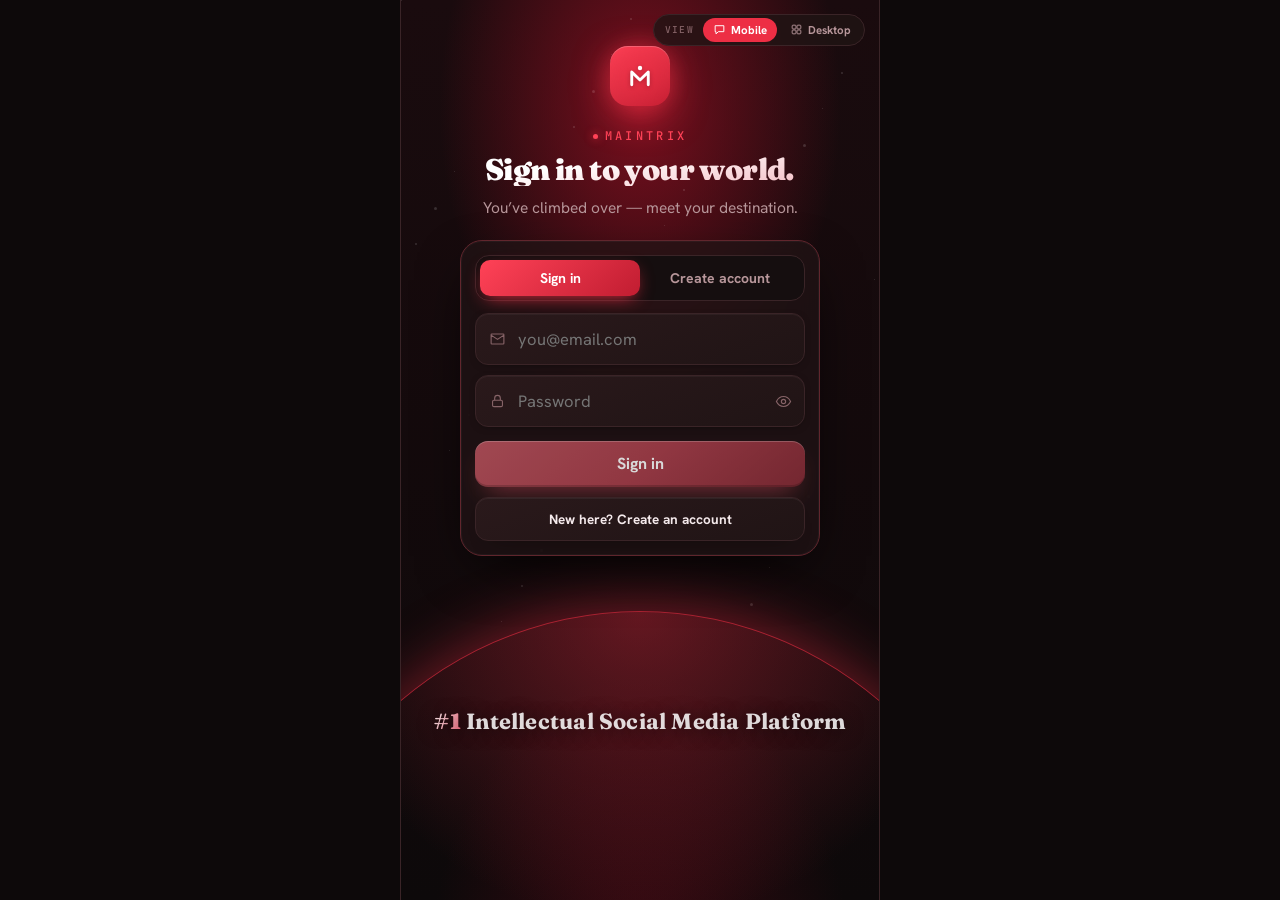
<file: index.html>
<!DOCTYPE html>
<html lang="en">
<head>
<meta charset="UTF-8">
<meta name="viewport" content="width=device-width, initial-scale=1, viewport-fit=cover, interactive-widget=resizes-content">
<title>Maintrix</title>
<meta name="apple-mobile-web-app-capable" content="yes">
<meta name="apple-mobile-web-app-status-bar-style" content="black-translucent">
<meta name="apple-mobile-web-app-title" content="Maintrix">
<meta name="theme-color" content="#150e10">
<meta name="referrer" content="no-referrer">
<!-- script-src is 'self' only: the app is one external bundle (app.js) with the Supabase client
     compiled in, so there is no inline script and no third-party script host to allow. That means
     an injected <script> or on*= handler is blocked by the browser even if an escaping bug ever
     slips through. style-src still needs 'unsafe-inline' for the app's inline style attributes.
     frame-ancestors/report-uri/sandbox are no-ops via <meta> (need a real HTTP header). -->
<meta http-equiv="Content-Security-Policy" content="default-src 'self'; script-src 'self' https://challenges.cloudflare.com; style-src 'self' 'unsafe-inline'; font-src 'self'; img-src 'self' data: blob: https://*.supabase.co; media-src 'self' blob: https://*.supabase.co; connect-src 'self' https://*.supabase.co wss://*.supabase.co https://ntfy.sh wss://ntfy.sh https://*.livekit.cloud wss://*.livekit.cloud; base-uri 'none'; form-action 'self'; object-src 'none'; frame-src https://challenges.cloudflare.com; child-src https://challenges.cloudflare.com; worker-src 'self'; manifest-src 'self'; upgrade-insecure-requests;">
<link rel="manifest" href="manifest.json">
<link rel="icon" type="image/png" sizes="192x192" href="icon-192.png">
<link rel="apple-touch-icon" sizes="180x180" href="apple-touch-icon.png">
<link rel="stylesheet" href="app.css?v=3567cd35" integrity="sha384-c+86OD5FR8Pp9UgXH0zs2OfSL9DTO8vtWNCNiMbWP7dEjozhqs8fMdvF7VOybXva" crossorigin="anonymous">
</head>
<body>
<div class="frame">
  <div id="rotatePrompt"><svg width="52" height="52" viewBox="0 0 24 24" fill="none"><rect x="2" y="7" width="14" height="10" rx="2" stroke="currentColor" stroke-width="1.6"/><path d="M19 9v6M22 10.5v3" stroke="currentColor" stroke-width="1.6" stroke-linecap="round"/></svg><p>Maintrix is built for portrait — rotate your device to continue.</p></div>
  <div id="intro" aria-label="Expansion presents Maintrix">
    <div class="ex-cam">
      <div class="ex-glow" aria-hidden="true"></div>
      <div class="ex-aurora" aria-hidden="true"><i></i><i></i></div>
      <div class="ex-stars" aria-hidden="true"><i></i><i></i></div>
      <div class="ex-globe" aria-hidden="true"><div class="ex-sphere"><b style="--r:0deg"></b><b style="--r:30deg"></b><b style="--r:60deg"></b><b style="--r:90deg"></b><b style="--r:120deg"></b><b style="--r:150deg"></b><u style="--y:0;--k:1"></u><u style="--y:-.574;--k:.819"></u><u style="--y:.574;--k:.819"></u><u style="--y:-.866;--k:.5"></u><u style="--y:.866;--k:.5"></u></div><div class="ex-core"></div></div>
      <div class="ex-beam" aria-hidden="true"><i></i><em></em></div>
      <div class="ex-warp" aria-hidden="true"><i></i><i></i></div>
      <span class="ex-ring" aria-hidden="true"></span><span class="ex-ring two" aria-hidden="true"></span><span class="ex-ring three" aria-hidden="true"></span>
      <div class="ex-flash" aria-hidden="true"></div>
      <div class="ex-stage">
        <div class="ex-word" aria-hidden="true"><span style="--i:0;--d:4" data-c="E">E</span><span style="--i:1;--d:3" data-c="X">X</span><span style="--i:2;--d:2" data-c="P">P</span><span style="--i:3;--d:1" data-c="A">A</span><span style="--i:4;--d:0" data-c="N">N</span><span style="--i:5;--d:1" data-c="S">S</span><span style="--i:6;--d:2" data-c="I">I</span><span style="--i:7;--d:3" data-c="O">O</span><span style="--i:8;--d:4" data-c="N">N</span></div>
        <div class="ex-rule" aria-hidden="true"><i></i><b></b></div>
        <div class="ex-sub">presents</div>
      </div>
      <div class="ex-title" aria-hidden="true">
        <div class="ex-mark"><span class="ex-orbit"></span><span class="ex-sheen"></span><svg class="mx-logo" width="34" height="34" viewBox="0 0 24 24" fill="none" aria-hidden="true"><path d="M5.4 19V8.8l6.6 6.4 6.6-6.4V19" stroke="#fff" stroke-width="2.3" stroke-linecap="round" stroke-linejoin="round"/><circle cx="12" cy="5.6" r="1.75" fill="#fff"/></svg></div>
        <div class="ex-name">Maintrix</div>
        <div class="ex-tag">Welcome to heaven on earth.</div>
      </div>
    </div>
    <div class="ex-bars" aria-hidden="true"><i></i><i></i></div>
    <div class="ex-skip">tap to skip</div>
  </div>

  <div id="auth">
    <div class="auth-glow"></div>
    <div class="logo-mark"><svg class="mx-logo" width="30" height="30" viewBox="0 0 24 24" fill="none" aria-hidden="true"><path d="M5.4 19V8.8l6.6 6.4 6.6-6.4V19" stroke="#fff" stroke-width="2.3" stroke-linecap="round" stroke-linejoin="round"/><circle cx="12" cy="5.6" r="1.75" fill="#fff"/></svg></div>
    <div class="eyebrow">Maintrix</div>
    <h1>Step into your world.</h1>
    <p class="tag">You’ve climbed the fence — meet your destination.</p>
    <div class="auth-feats">
      <span class="auth-feat"><svg viewBox="0 0 24 24" fill="none"><path d="M4 5h16v11H8l-4 3V5z" stroke="currentColor" stroke-width="1.8" stroke-linejoin="round"/></svg>Talk</span>
      <span class="auth-feat"><svg viewBox="0 0 24 24" fill="none"><path d="M12 20V10M12 10c0-3 2-6 6-6-1 4-2 6-6 6zM12 10c0-2-1.5-4-5-4 .5 3 1.5 4 5 4z" stroke="currentColor" stroke-width="1.6" stroke-linejoin="round"/></svg>Grow</span>
      <span class="auth-feat"><svg viewBox="0 0 24 24" fill="none"><path d="M12 3l1.6 5.4L19 10l-5.4 1.6L12 17l-1.6-5.4L5 10l5.4-1.6L12 3z" stroke="currentColor" stroke-width="1.4" stroke-linejoin="round"/></svg>Become</span>
    </div>
    <div style="max-width:340px;width:100%;margin:0 auto;display:flex;flex-direction:column;gap:10px">
      <button class="btn block" id="beginBtn">Create your identity</button>
    </div>
    <div class="fine">Your identity is saved on this device.</div>
  </div>

  <div id="supaAuth" class="hidden">
    <div class="auth-glow"></div>
    <div class="auth-stars" id="authStars" aria-hidden="true"></div>
    <div class="auth-horizon" aria-hidden="true"></div>
    <div class="logo-mark"><svg class="mx-logo" width="30" height="30" viewBox="0 0 24 24" fill="none" aria-hidden="true"><path d="M5.4 19V8.8l6.6 6.4 6.6-6.4V19" stroke="#fff" stroke-width="2.3" stroke-linecap="round" stroke-linejoin="round"/><circle cx="12" cy="5.6" r="1.75" fill="#fff"/></svg></div>
    <div class="eyebrow">Maintrix</div>
    <h1 id="saTitle">Sign in to your world.</h1>
    <p class="tag" id="saTag">You’ve climbed over — meet your destination.</p>
    <div class="sa-card">
      <div class="sa-seg" id="saSeg" role="tablist"><i class="sa-seg-pill"></i><button type="button" data-m="signin" class="on" role="tab">Sign in</button><button type="button" data-m="signup" role="tab">Create account</button></div>
      <div class="field-ic" id="saEmailWrap"><span class="fi-ic"><svg viewBox="0 0 24 24" fill="none"><path d="M3 6.5l9 6 9-6M4 5h16a1 1 0 011 1v12a1 1 0 01-1 1H4a1 1 0 01-1-1V6a1 1 0 011-1z" stroke="currentColor" stroke-width="1.6" stroke-linejoin="round"/></svg></span><input id="saEmail" type="email" placeholder="you@email.com" autocomplete="email" inputmode="email" spellcheck="false"><span class="fi-ok" aria-hidden="true"><svg viewBox="0 0 24 24" fill="none"><path d="M5 12.5l4.2 4.2L19 7" stroke="currentColor" stroke-width="2.2" stroke-linecap="round" stroke-linejoin="round"/></svg></span></div>
      <div class="field-ic" id="saPassWrap"><span class="fi-ic"><svg viewBox="0 0 24 24" fill="none"><rect x="5" y="11" width="14" height="9" rx="2" stroke="currentColor" stroke-width="1.6"/><path d="M8 11V8a4 4 0 018 0v3" stroke="currentColor" stroke-width="1.6"/></svg></span><input id="saPass" type="password" placeholder="Password" autocomplete="current-password"><button type="button" class="fi-toggle" id="saPassToggle" title="Show password"><svg viewBox="0 0 24 24" fill="none"><path d="M2 12s3.5-7 10-7 10 7 10 7-3.5 7-10 7-10-7-10-7z" stroke="currentColor" stroke-width="1.6"/><circle cx="12" cy="12" r="3" stroke="currentColor" stroke-width="1.6"/></svg></button></div>
      <div class="sa-strength" id="saStrength"><div class="sa-meter"><i></i><i></i><i></i><i></i></div><div class="sa-meter-l" id="saStrengthL">Password strength</div><div class="sa-reqs"><span data-req="len"><svg viewBox="0 0 24 24" fill="none"><path d="M5 12.5l4.2 4.2L19 7" stroke="currentColor" stroke-width="2.2" stroke-linecap="round" stroke-linejoin="round"/></svg>10+ characters</span><span data-req="mix"><svg viewBox="0 0 24 24" fill="none"><path d="M5 12.5l4.2 4.2L19 7" stroke="currentColor" stroke-width="2.2" stroke-linecap="round" stroke-linejoin="round"/></svg>Letters + numbers</span><span data-req="xtra"><svg viewBox="0 0 24 24" fill="none"><path d="M5 12.5l4.2 4.2L19 7" stroke="currentColor" stroke-width="2.2" stroke-linecap="round" stroke-linejoin="round"/></svg>Capital or symbol</span></div></div>
      <div class="field-ic" id="saPass2Wrap"><span class="fi-ic"><svg viewBox="0 0 24 24" fill="none"><rect x="5" y="11" width="14" height="9" rx="2" stroke="currentColor" stroke-width="1.6"/><path d="M8 11V8a4 4 0 018 0v3" stroke="currentColor" stroke-width="1.6"/></svg></span><input id="saPass2" type="password" placeholder="Confirm password" autocomplete="new-password"><span class="fi-ok" aria-hidden="true"><svg viewBox="0 0 24 24" fill="none"><path d="M5 12.5l4.2 4.2L19 7" stroke="currentColor" stroke-width="2.2" stroke-linecap="round" stroke-linejoin="round"/></svg></span></div>
      <button class="btn block sa-go" id="saGo">Sign in</button>
      <button class="btn ghost block sa-toggle" id="saToggle">New here? Create an account</button>
    </div>
    <div class="sa-steps" id="saSteps"><span class="on"><b>1</b>Account</span><i></i><span><b>2</b>Identity</span><i></i><span><b>3</b>The Nexus</span></div>
    <div class="fine" id="saStatus"></div>
    <div class="sa-claim"><b>#1</b> Intellectual Social Media Platform</div>
  </div>

  <div id="onboard" class="hidden">
    <div class="ob-head"><div class="ob-dots" id="obDots"></div></div>
    <div class="ob-step on" data-step="0">
      <div class="ob-k"><svg width="12" height="12" viewBox="0 0 24 24" fill="none"><circle cx="9" cy="8" r="3" stroke="currentColor" stroke-width="1.7"/><path d="M3 19a6 6 0 0112 0" stroke="currentColor" stroke-width="1.7" stroke-linecap="round"/><path d="M16 6a3 3 0 010 6m1 7a6 6 0 00-2-4" stroke="currentColor" stroke-width="1.7" stroke-linecap="round"/></svg> Identity · 1 of 4</div><h2>Who walks in?</h2>
      <p class="sub">Your name and where you're from. Your location shows near you in the world rooms.</p>
      <div class="ob-idcard" id="obIdCard" aria-live="polite"></div>
      <div class="field"><label>Display name</label><input id="obName" placeholder="Choose a name" maxlength="20" autocomplete="off"></div>
      <div class="field"><label>@handle — permanent, for mentions</label><input id="obHandle" placeholder="handle" maxlength="20" autocomplete="off"></div>
      <div class="field"><label>Country</label><select id="obCountry"></select></div>
      <div class="field"><label>State / Region</label><div id="obRegionWrap"></div></div>
    </div>
    <div class="ob-step" data-step="1">
      <div class="ob-k"><svg width="12" height="12" viewBox="0 0 24 24" fill="none"><circle cx="12" cy="12" r="9" stroke="currentColor" stroke-width="1.6"/><circle cx="12" cy="12" r="4.5" stroke="currentColor" stroke-width="1.6"/><circle cx="12" cy="12" r="1" fill="currentColor"/></svg> Identity · 2 of 4</div><h2>What are you chasing?</h2>
      <p class="sub">The one thing you're psychologically drawn to. Permanent — it places you in your world and matches you to people chasing the same. Pick one.</p>
      <div id="obGoals"></div>
    </div>
    <div class="ob-step" data-step="2">
      <div class="ob-k"><svg width="12" height="12" viewBox="0 0 24 24" fill="none"><path d="M12 3l8 3v6c0 5-4 8-8 9-4-1-8-4-8-9V6l8-3z" stroke="currentColor" stroke-width="1.7" stroke-linejoin="round"/></svg> Identity · 3 of 4</div><h2>What are you escaping?</h2>
      <p class="sub">What you're psychologically afraid of. Also permanent. Pick two, then a line about who you're becoming.</p>
      <div class="chips" id="obFears" style="margin-bottom:18px"></div>
      <div class="field"><label>Bio</label><textarea id="obBio" placeholder="Who are you becoming?"></textarea></div>
    </div>
    <div class="ob-step" data-step="3">
      <div class="ob-k"><svg width="12" height="12" viewBox="0 0 24 24" fill="none"><path d="M12 3l1.6 5.4L19 10l-5.4 1.6L12 17l-1.6-5.4L5 10l5.4-1.6L12 3z" stroke="currentColor" stroke-width="1.4" stroke-linejoin="round" fill="currentColor"/></svg> Identity · 4 of 4</div><h2>Who are you, deeper down?</h2>
      <p class="sub">Optional personality systems. Pick your type if you know it, leave any on "Unsure," and take the test for it anytime from your profile.</p>
      <div id="obPersonality"></div>
    </div>
    <div class="ob-foot"><button class="btn ghost" id="obBack">Back</button><button class="btn block" id="obNext">Continue</button></div>
  </div>

  <div id="app">
    <div id="maintBanner" class="maint-banner" style="display:none"></div>
    <div class="topbar"><button class="tb-btn" id="nexusBackBtn" aria-label="Back to Feed" title="Back to Feed" style="display:none"></button><div class="tb-title"><span id="tbTitle">Nexus</span><span class="tb-sub" id="tbSub"></span></div><span class="tier-pill" id="tierPill">Lite</span><button class="tb-btn" id="installBtn" aria-label="Add Maintrix to your Home Screen" title="Add to Home Screen" style="display:none"></button><button class="tb-btn" id="updatesBtn" aria-label="Updates"></button><button class="tb-btn" id="globalSearchBtn"></button><button class="tb-btn bell" id="notifBtn"></button><button class="tb-btn" id="profileBtn"></button></div>
    <div id="view">
      <section class="screen" id="s-nexus"></section>
      <section class="screen" id="s-connect"></section>
      <section class="screen" id="s-feed"></section>
      <section class="screen" id="s-debates"></section>
      <section class="screen" id="s-live"></section>
      <section class="screen" id="s-lobby"></section>
      <section class="screen" id="s-overwatch"></section>
    </div>
    <div class="msgbar" id="msgBar" style="display:none" aria-hidden="true"><button id="msgBarBtn" tabindex="-1"></button></div>
    <nav class="botnav" id="botnav"></nav>
  </div>

  <div class="subscreen" id="subscreen"></div>
  <div class="pv-screen" id="pvScreen"></div>
  <div class="ls-screen" id="lsScreen"></div>
  <div class="sheet-scrim" id="sheetScrim"><div class="sheet" id="sheet"></div></div>
  <div class="confirm-scrim" id="confirmScrim"></div>
  <div class="toast" id="toast"></div>
</div>

<script src="app.js?v=3567cd35" defer integrity="sha384-Ja8Q118G4QJwYFRqFnkerzOcmVyB2ZFcNvT1zm2PX7lsQdoZs74FAaGjFZ0LWvi1" crossorigin="anonymous"></script>
</body>
</html>
</file>
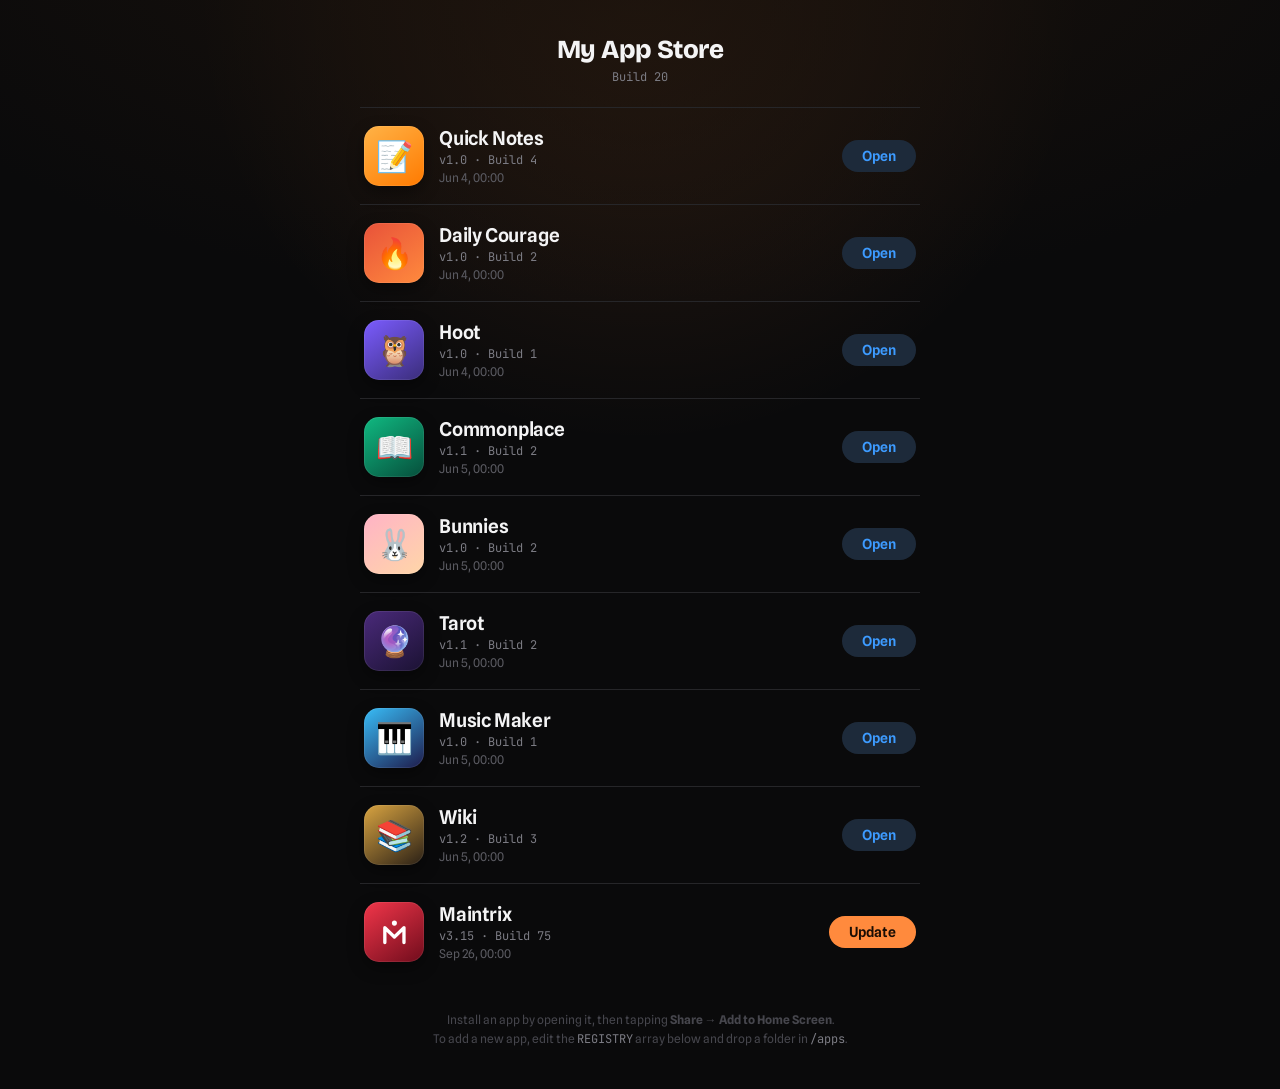
<file: store/index.html>
<!DOCTYPE html>
<html lang="en">
<head>
<meta charset="UTF-8">
<meta name="viewport" content="width=device-width, initial-scale=1, viewport-fit=cover">
<title>My App Store</title>

<!-- Makes THIS store installable to the home screen on iOS -->
<meta name="apple-mobile-web-app-capable" content="yes">
<meta name="apple-mobile-web-app-status-bar-style" content="black-translucent">
<meta name="apple-mobile-web-app-title" content="App Store">
<meta name="theme-color" content="#0a0a0b">
<link rel="manifest" href="manifest.json">
<link rel="apple-touch-icon" sizes="180x180" href="apple-touch-icon.png">

<link rel="preconnect" href="https://fonts.googleapis.com">
<link rel="preconnect" href="https://fonts.gstatic.com" crossorigin>
<link href="https://fonts.googleapis.com/css2?family=Bricolage+Grotesque:opsz,wght@12..96,500;12..96,700;12..96,800&family=Spline+Sans:wght@400;500;600&family=JetBrains+Mono:wght@500&display=swap" rel="stylesheet">

<style>
  :root{
    --bg:#0a0a0b;
    --surface:#141416;
    --surface-2:#1c1c1f;
    --line:#262629;
    --text:#f4f4f5;
    --muted:#7c7c84;
    --accent:#ff8a3d;        /* warm amber — your build, not Apple's */
    --accent-soft:#ff8a3d22;
    --blue:#3d9bff;          /* "Open" actions */
  }
  *{box-sizing:border-box;margin:0;padding:0;-webkit-tap-highlight-color:transparent;}
  body{
    background:var(--bg);
    color:var(--text);
    font-family:'Spline Sans',sans-serif;
    min-height:100vh;
    padding:max(20px,env(safe-area-inset-top)) 18px calc(40px + env(safe-area-inset-bottom));
    background-image:
      radial-gradient(120% 80% at 50% -10%, #1a120c 0%, transparent 55%),
      radial-gradient(circle at 50% 0%, var(--accent-soft) 0%, transparent 40%);
    background-attachment:fixed;
  }
  header{text-align:center;padding:14px 0 22px;}
  header h1{
    font-family:'Bricolage Grotesque',sans-serif;
    font-weight:800;
    font-size:26px;
    letter-spacing:-.02em;
  }
  header .build{
    font-family:'JetBrains Mono',monospace;
    font-size:12px;
    color:var(--muted);
    margin-top:4px;
  }
  .divider{height:1px;background:var(--line);max-width:560px;margin:0 auto;}
  .list{max-width:560px;margin:0 auto;}
  .app{
    display:flex;align-items:center;gap:15px;
    padding:18px 4px;
    border-bottom:1px solid var(--line);
    animation:rise .5s cubic-bezier(.2,.7,.2,1) backwards;
  }
  .app:last-child{border-bottom:none;}
  .icon{
    width:60px;height:60px;flex:0 0 60px;
    border-radius:15px;
    display:grid;place-items:center;
    font-size:30px;line-height:1;
    box-shadow:inset 0 0 0 1px #ffffff14, 0 6px 16px #0006;
  }
  .meta{flex:1;min-width:0;}
  .meta h2{font-size:19px;font-weight:600;letter-spacing:-.01em;}
  .meta .ver{
    font-family:'JetBrains Mono',monospace;
    font-size:12px;color:var(--muted);margin-top:3px;
  }
  .meta .date{font-size:12px;color:#5a5a61;margin-top:2px;}
  .btn{
    flex:0 0 auto;
    border:none;cursor:pointer;
    font-family:'Spline Sans',sans-serif;font-weight:600;font-size:14px;
    padding:8px 20px;border-radius:30px;
    transition:transform .12s ease, filter .12s ease;
    text-decoration:none;
  }
  .btn:active{transform:scale(.94);}
  .btn.open{background:#1d2a3a;color:var(--blue);}
  .btn.update{background:var(--accent);color:#1a0d04;}
  .btn.update:hover{filter:brightness(1.08);}
  footer{
    max-width:560px;margin:30px auto 0;
    text-align:center;color:#46464d;font-size:12px;line-height:1.6;
  }
  footer code{font-family:'JetBrains Mono',monospace;color:var(--muted);}
  @keyframes rise{from{opacity:0;transform:translateY(10px);}to{opacity:1;transform:none;}}
</style>
</head>
<body>

<header>
  <h1>My App Store</h1>
  <div class="build" id="build">Build 1</div>
</header>
<div class="divider"></div>

<main class="list" id="list"></main>

<footer>
  Install an app by opening it, then tapping <strong>Share → Add to Home Screen</strong>.<br>
  To add a new app, edit the <code>REGISTRY</code> array below and drop a folder in <code>/apps</code>.
</footer>

<script>
  /* ──────────────────────────────────────────────────────────
     THE REGISTRY — this is your store. One entry per app.
     Point Claude Code here: "add an app to the REGISTRY and
     scaffold its folder under /apps/<id>/".
     ────────────────────────────────────────────────────────── */
  const STORE_BUILD = 20;

  const REGISTRY = [
    {
      id: "notes",                    // folder name under /apps/
      name: "Quick Notes",
      version: "1.0",
      build: 4,
      updated: "2026-06-04",
      icon: "📝",
      bg: "linear-gradient(145deg,#ffb347,#ff7a00)",
      status: "open"                  // "open" or "update"
    },
    {
      id: "courage",
      name: "Daily Courage",
      version: "1.0",
      build: 2,
      updated: "2026-06-04",
      icon: "🔥",
      bg: "linear-gradient(145deg,#e8523a,#ff8a3d)",
      status: "open"
    },
    {
      id: "hoot",
      name: "Hoot",
      version: "1.0",
      build: 1,
      updated: "2026-06-04",
      icon: "🦉",
      bg: "linear-gradient(145deg,#7b5cff,#3a2d7a)",
      status: "open"
    },
    {
      id: "commonplace",
      name: "Commonplace",
      version: "1.1",
      build: 2,
      updated: "2026-06-05",
      icon: "📖",
      bg: "linear-gradient(145deg,#10b981,#064e3b)",
      status: "open"
    },
    {
      id: "bunnies",
      name: "Bunnies",
      version: "1.0",
      build: 2,
      updated: "2026-06-05",
      icon: "🐰",
      bg: "linear-gradient(145deg,#ffb3c6,#ffd6a8)",
      status: "open"
    },
    {
      id: "tarot",
      name: "Tarot",
      version: "1.1",
      build: 2,
      updated: "2026-06-05",
      icon: "🔮",
      bg: "linear-gradient(145deg,#4a2a7a,#1b1233)",
      status: "open"
    },
    {
      id: "musicmaker",
      name: "Music Maker",
      version: "1.0",
      build: 1,
      updated: "2026-06-05",
      icon: "🎹",
      bg: "linear-gradient(145deg,#38bdf8,#1e1b4b)",
      status: "open"
    },
    {
      id: "wiki",
      name: "Wiki",
      version: "1.2",
      build: 3,
      updated: "2026-06-05",
      icon: "📚",
      bg: "linear-gradient(145deg,#d9a441,#2a2016)",
      status: "open"
    },
    {
      id: "maintrix",
      url: "../",
      name: "Maintrix",
      version: "3.15",
      build: 75,
      updated: "2026-09-26",
      icon: '<svg width="58%" height="58%" viewBox="0 0 24 24" fill="none" aria-hidden="true"><path d="M5.4 19V8.8l6.6 6.4 6.6-6.4V19" stroke="#fff" stroke-width="2.3" stroke-linecap="round" stroke-linejoin="round"/><circle cx="12" cy="5.6" r="1.75" fill="#fff"/></svg>',
      bg: "linear-gradient(145deg,#f2364a,#700c1c)",
      status: "update"
    }
  ];

  /* ── render ── */
  document.getElementById('build').textContent = 'Build ' + STORE_BUILD;
  const list = document.getElementById('list');

  REGISTRY.forEach((app, i) => {
    const row = document.createElement('div');
    row.className = 'app';
    row.style.animationDelay = (i * 60) + 'ms';

    const isUpdate = app.status === 'update';
    const btnClass = isUpdate ? 'update' : 'open';
    const btnLabel = isUpdate ? 'Update' : 'Open';

    row.innerHTML = `
      <div class="icon" style="background:${app.bg}">${app.icon}</div>
      <div class="meta">
        <h2>${app.name}</h2>
        <div class="ver">v${app.version} · Build ${app.build}</div>
        <div class="date">${formatDate(app.updated)}</div>
      </div>
      <a class="btn ${btnClass}" href="${app.url || ('../apps/' + app.id + '/index.html')}">${btnLabel}</a>
    `;
    list.appendChild(row);
  });

  function formatDate(iso){
    if(!iso) return '';
    const d = new Date(iso + 'T00:00:00');
    return d.toLocaleDateString('en-US',{month:'short',day:'numeric'}) +
           ', ' + d.toTimeString().slice(0,5);
  }

  /* register the store's own service worker (no-ops if unsupported / file://) */
  if ('serviceWorker' in navigator) {
    navigator.serviceWorker.register('sw.js').catch(()=>{});
  }
</script>
</body>
</html>
</file>
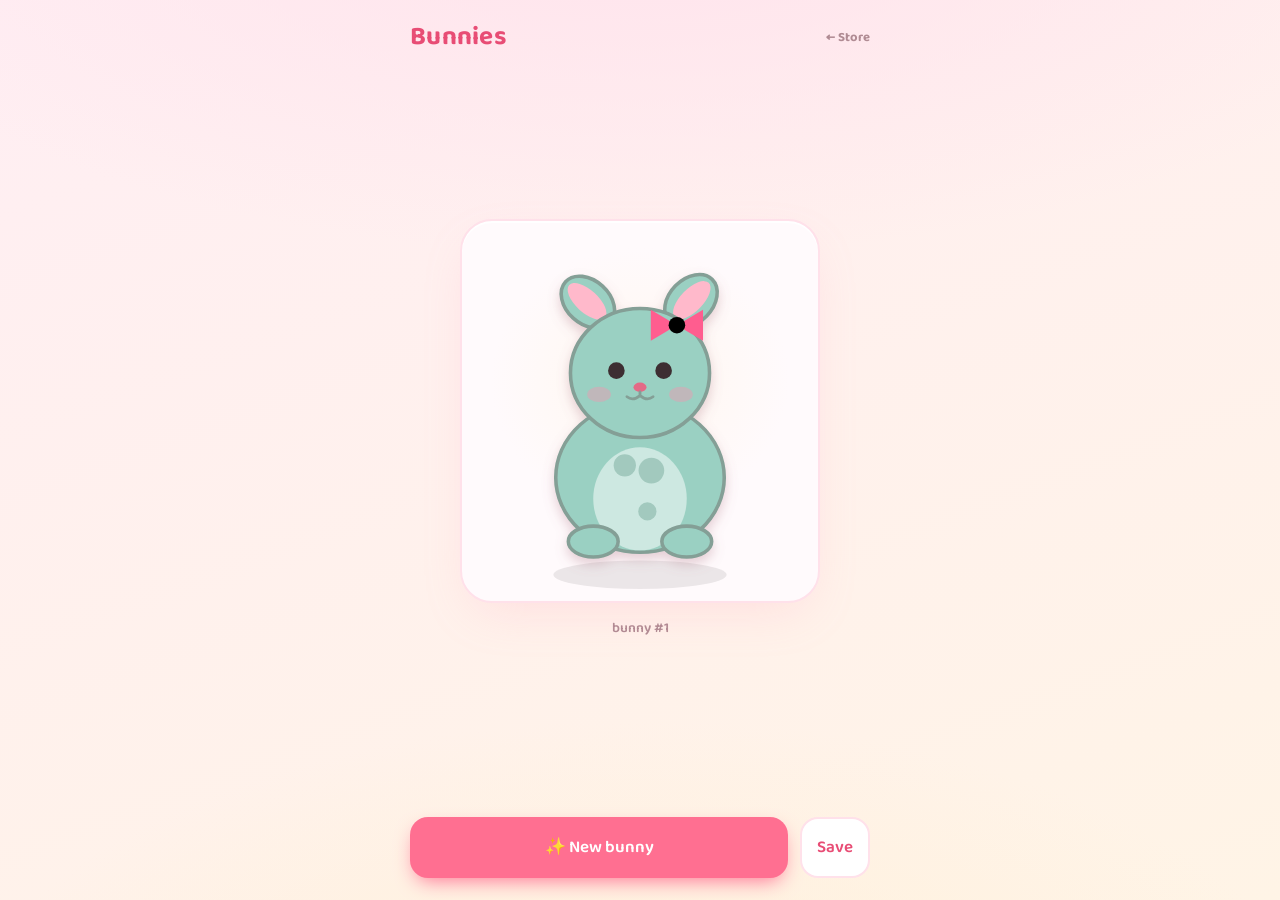
<file: apps/bunnies/index.html>
<!DOCTYPE html>
<html lang="en">
<head>
<meta charset="UTF-8">
<meta name="viewport" content="width=device-width, initial-scale=1, viewport-fit=cover">
<title>Bunnies</title>

<meta name="apple-mobile-web-app-capable" content="yes">
<meta name="apple-mobile-web-app-status-bar-style" content="black-translucent">
<meta name="apple-mobile-web-app-title" content="Bunnies">
<meta name="theme-color" content="#ffdfe7">
<link rel="manifest" href="manifest.json">
<link rel="apple-touch-icon" sizes="180x180" href="apple-touch-icon.png">

<link rel="preconnect" href="https://fonts.googleapis.com">
<link rel="preconnect" href="https://fonts.gstatic.com" crossorigin>
<link href="https://fonts.googleapis.com/css2?family=Baloo+2:wght@500;600;700&family=Nunito:wght@400;600;700&display=swap" rel="stylesheet">

<style>
  :root {
    --text: #6b4f54;
    --muted: #b08b93;
    --accent: #ff6f91;       /* rose */
    --accent-deep: #e84d75;
    --card: #fffafc;
    --card-line: #ffe1ea;
  }
  * { box-sizing: border-box; margin: 0; padding: 0; -webkit-tap-highlight-color: transparent; }
  html, body { height: 100%; }
  body {
    color: var(--text);
    font-family: 'Nunito', sans-serif;
    min-height: 100vh;
    display: flex;
    flex-direction: column;
    align-items: center;
    padding: max(16px, env(safe-area-inset-top)) 18px calc(22px + env(safe-area-inset-bottom));
    background:
      radial-gradient(120% 70% at 50% -10%, #ffe3ec 0%, transparent 55%),
      radial-gradient(110% 80% at 50% 120%, #fff0d9 0%, transparent 50%),
      linear-gradient(160deg, #ffeef3 0%, #fff4e6 100%);
    background-attachment: fixed;
  }

  /* ── header ── */
  .topbar {
    width: 100%;
    max-width: 460px;
    display: flex;
    align-items: center;
    justify-content: space-between;
    flex: 0 0 auto;
  }
  .title {
    font-family: 'Baloo 2', cursive;
    font-weight: 700;
    font-size: 26px;
    color: var(--accent-deep);
    letter-spacing: .01em;
  }
  .back-link {
    color: var(--muted);
    text-decoration: none;
    font-weight: 700;
    font-size: 13px;
    font-family: 'Baloo 2', cursive;
  }
  .back-link:hover { color: var(--accent); }

  /* ── stage ── */
  .stage-wrap {
    flex: 1 1 auto;
    width: 100%;
    max-width: 460px;
    display: flex;
    flex-direction: column;
    align-items: center;
    justify-content: center;
    gap: 14px;
  }
  .stage {
    position: relative;
    width: min(82vw, 360px);
    aspect-ratio: 300 / 320;
    background: var(--card);
    border: 2px solid var(--card-line);
    border-radius: 32px;
    box-shadow: 0 18px 50px -16px #ff9bb540, inset 0 2px 0 #ffffff;
    cursor: pointer;
    overflow: hidden;
    display: grid;
    place-items: center;
  }
  .stage::after {     /* soft spotlight behind bunny */
    content: '';
    position: absolute;
    inset: 0;
    z-index: 0;
    background: radial-gradient(60% 50% at 50% 42%, #fff7ef 0%, transparent 70%);
    pointer-events: none;
  }
  .stage svg { position: relative; z-index: 1; width: 100%; height: 100%; display: block; }

  .caption {
    font-family: 'Baloo 2', cursive;
    font-weight: 600;
    font-size: 14px;
    color: var(--muted);
    min-height: 18px;
  }

  /* ── controls ── */
  .controls {
    flex: 0 0 auto;
    width: 100%;
    max-width: 460px;
    display: flex;
    gap: 12px;
    margin-top: 18px;
  }
  button.act {
    font-family: 'Baloo 2', cursive;
    font-weight: 600;
    font-size: 17px;
    border: none;
    border-radius: 18px;
    padding: 15px;
    cursor: pointer;
    transition: transform .12s ease, filter .12s ease, box-shadow .12s ease;
  }
  button.act:active { transform: scale(.96); }
  .new-btn {
    flex: 1 1 auto;
    background: var(--accent);
    color: #fff;
    box-shadow: 0 8px 20px -6px var(--accent);
  }
  .new-btn:hover { filter: brightness(1.05); }
  .save-btn {
    flex: 0 0 auto;
    background: #fff;
    color: var(--accent-deep);
    border: 2px solid var(--card-line) !important;
    padding: 13px 18px;
  }
  .save-btn:hover { border-color: var(--accent) !important; }

  /* ── entrance spring ── */
  @keyframes pop {
    0%   { transform: scale(.2) translateY(34px); opacity: 0; }
    55%  { transform: scale(1.08) translateY(-6px); opacity: 1; }
    72%  { transform: scale(.95) translateY(2px); }
    86%  { transform: scale(1.02); }
    100% { transform: scale(1); }
  }
  svg.bunny { animation: pop .62s cubic-bezier(.2,.8,.3,1.2) both; transform-origin: 50% 86%; }
  @media (prefers-reduced-motion: reduce) {
    svg.bunny { animation: none; }
  }
</style>
</head>
<body>

<div class="topbar">
  <span class="title">Bunnies</span>
  <a class="back-link" href="../../store/index.html">← Store</a>
</div>

<div class="stage-wrap">
  <div class="stage" id="stage" aria-label="Tap for a new bunny"></div>
  <div class="caption" id="caption"></div>
</div>

<div class="controls">
  <button class="act new-btn" id="new">✨ New bunny</button>
  <button class="act save-btn" id="save" title="Download as SVG">Save</button>
</div>

<script>
(function () {
  const stage = document.getElementById('stage');
  const caption = document.getElementById('caption');
  const COUNT_KEY = 'bunnies.v1.count';

  /* ── random helpers ── */
  const rand = (a, b) => a + Math.random() * (b - a);
  const randInt = (a, b) => Math.floor(rand(a, b + 1));
  const pick = arr => arr[Math.floor(Math.random() * arr.length)];
  const chance = p => Math.random() < p;

  /* ── curated palette (pastels + a few bolder) ── */
  const PALETTE = [
    '#f3a6c0', '#f7c6d9', '#cdb4f6', '#a8d8ea', '#b8e0d2', '#ffdac1',
    '#fbe7a1', '#f6b9c2', '#c9b6e4', '#9ad0c2', '#ffc8a2', '#d6a2e8',
    '#8ecae6', '#ffb5a7', '#bdb2ff'
  ];
  const BOLD = ['#ff6f91', '#ffc75f', '#845ec2', '#00c9a7', '#ff9671', '#ff5d8f'];

  /* ── color math ── */
  function hexRgb(h) { h = h.replace('#', ''); return [parseInt(h.slice(0,2),16), parseInt(h.slice(2,4),16), parseInt(h.slice(4,6),16)]; }
  function rgbHex(r,g,b){ const c=v=>Math.max(0,Math.min(255,Math.round(v))).toString(16).padStart(2,'0'); return '#'+c(r)+c(g)+c(b); }
  function mix(hex, target, t){ const a=hexRgb(hex), b=hexRgb(target); return rgbHex(a[0]+(b[0]-a[0])*t, a[1]+(b[1]-a[1])*t, a[2]+(b[2]-a[2])*t); }

  /* ── build one randomized bunny as an SVG string ── */
  function buildBunny() {
    const base = pick(PALETTE);
    const outline = mix(base, '#5a4040', 0.34);
    const innerEar = '#ffb9cb';
    const belly = mix(base, '#ffffff', 0.5);
    const spotCol = mix(base, '#5a4040', 0.14);
    const earTipCol = mix(base, '#5a4040', 0.18);
    const nose = '#e36a86';

    const chonk = rand(0.9, 1.18);
    const headS = rand(0.94, 1.08);
    const earLen = rand(46, 82);
    const earW = rand(15, 26);
    const flop = rand(0, 1);                 // 0 upright → 1 droopy
    const earAngle = 8 + flop * 44;
    const eyeStyle = pick(['dot', 'sleepy', 'sparkle']);

    const hasBelly = chance(0.55);
    const hasSpots = chance(0.30);
    const hasEarTip = chance(0.35);
    const hasCheeks = chance(0.6);
    const accessory = chance(0.12) ? pick(['bow', 'flower']) : null;

    const headCx = 150, headCy = 128;
    const headRx = 56 * headS, headRy = 52 * headS;
    const bodyCx = 150, bodyCy = 216;
    const bodyRx = 72 * chonk, bodyRy = 64 * chonk;

    // ── ears ──
    function ear(side) {
      const baseX = 150 + side * 24 * headS;
      const baseY = headCy - headRy * 0.78;
      const cy = baseY - earLen * 0.5;
      const ang = side * (earAngle + rand(-4, 4));
      let s = `<g transform="rotate(${ang.toFixed(1)} ${baseX.toFixed(1)} ${baseY.toFixed(1)})">`;
      s += `<ellipse cx="${baseX.toFixed(1)}" cy="${cy.toFixed(1)}" rx="${earW.toFixed(1)}" ry="${(earLen*0.5).toFixed(1)}" fill="${base}" stroke="${outline}" stroke-width="3"/>`;
      if (hasEarTip)
        s += `<ellipse cx="${baseX.toFixed(1)}" cy="${(baseY - earLen*0.84).toFixed(1)}" rx="${(earW*0.9).toFixed(1)}" ry="${(earLen*0.16).toFixed(1)}" fill="${earTipCol}"/>`;
      s += `<ellipse cx="${baseX.toFixed(1)}" cy="${(baseY - earLen*0.52).toFixed(1)}" rx="${(earW*0.52).toFixed(1)}" ry="${(earLen*0.4).toFixed(1)}" fill="${innerEar}"/>`;
      s += `</g>`;
      return s;
    }

    // ── eyes ──
    function eyes() {
      const ey = headCy - 2, dx = 19 * headS;
      const lx = 150 - dx, rx = 150 + dx;
      if (eyeStyle === 'sleepy') {
        const p = x => `<path d="M${(x-8).toFixed(1)} ${(ey-1).toFixed(1)} q 8 9 16 0" fill="none" stroke="${outline}" stroke-width="3.2" stroke-linecap="round"/>`;
        return p(lx) + p(rx);
      }
      if (eyeStyle === 'sparkle') {
        const e = x =>
          `<circle cx="${x.toFixed(1)}" cy="${ey.toFixed(1)}" r="8.2" fill="#3c2e30"/>` +
          `<circle cx="${(x-2.6).toFixed(1)}" cy="${(ey-2.8).toFixed(1)}" r="2.8" fill="#fff"/>` +
          `<circle cx="${(x+2.4).toFixed(1)}" cy="${(ey+2.6).toFixed(1)}" r="1.3" fill="#fff" opacity=".8"/>`;
        return e(lx) + e(rx);
      }
      const e = x => `<circle cx="${x.toFixed(1)}" cy="${ey.toFixed(1)}" r="7" fill="#3c2e30"/>`;
      return e(lx) + e(rx);
    }

    // ── spots (clipped to body) ──
    function spots() {
      if (!hasSpots) return '';
      let s = '';
      const n = randInt(2, 4);
      for (let i = 0; i < n; i++) {
        const px = 150 + rand(-1, 1) * 44 * chonk;
        const py = 214 + rand(-1, 1) * 40 * chonk;
        s += `<circle cx="${px.toFixed(1)}" cy="${py.toFixed(1)}" r="${rand(6,11).toFixed(1)}" fill="${spotCol}" opacity="0.7"/>`;
      }
      return s;
    }

    // ── accessory ──
    function accessorySvg() {
      if (!accessory) return '';
      const col = pick(BOLD);
      const ax = 150 + 24 * headS + 6, ay = headCy - headRy * 0.74;
      if (accessory === 'bow') {
        return `<g transform="translate(${ax.toFixed(1)} ${ay.toFixed(1)})">` +
          `<path d="M0 0 L-22 -13 L-22 13 Z" fill="${col}" stroke="${mix(col,'#000',0.18)}" stroke-width="2" stroke-linejoin="round"/>` +
          `<path d="M0 0 L22 -13 L22 13 Z" fill="${col}" stroke="${mix(col,'#000',0.18)}" stroke-width="2" stroke-linejoin="round"/>` +
          `<circle cx="0" cy="0" r="7" fill="${mix(col,'#fff',0.18)}" stroke="${mix(col,'#000',0.18)}" stroke-width="2"/></g>`;
      }
      // flower
      let f = `<g transform="translate(${ax.toFixed(1)} ${ay.toFixed(1)})">`;
      for (let k = 0; k < 5; k++) {
        const a = (k / 5) * Math.PI * 2;
        f += `<circle cx="${(Math.cos(a)*9).toFixed(1)}" cy="${(Math.sin(a)*9).toFixed(1)}" r="6.5" fill="${col}"/>`;
      }
      f += `<circle cx="0" cy="0" r="5.5" fill="#ffd56b"/></g>`;
      return f;
    }

    const cheeks = hasCheeks
      ? `<ellipse cx="${(150-33*headS).toFixed(1)}" cy="146" rx="10" ry="6.5" fill="#ff8fae" opacity="0.38"/>` +
        `<ellipse cx="${(150+33*headS).toFixed(1)}" cy="146" rx="10" ry="6.5" fill="#ff8fae" opacity="0.38"/>`
      : '';

    const bellySvg = hasBelly
      ? `<ellipse cx="150" cy="234" rx="${(40*chonk).toFixed(1)}" ry="${(44*chonk).toFixed(1)}" fill="${belly}"/>`
      : '';

    // feet
    const feet =
      `<ellipse cx="${(150-40*chonk).toFixed(1)}" cy="270" rx="21" ry="13" fill="${base}" stroke="${outline}" stroke-width="3"/>` +
      `<ellipse cx="${(150+40*chonk).toFixed(1)}" cy="270" rx="21" ry="13" fill="${base}" stroke="${outline}" stroke-width="3"/>`;

    const noseMouth =
      `<ellipse cx="150" cy="140" rx="5.5" ry="4" fill="${nose}"/>` +
      `<path d="M150 144 v3 M150 147 q -6 5 -11 1 M150 147 q 6 5 11 1" fill="none" stroke="${outline}" stroke-width="2.4" stroke-linecap="round"/>`;

    const body =
      ear(-1) + ear(1) +
      `<ellipse cx="${bodyCx}" cy="${bodyCy}" rx="${bodyRx.toFixed(1)}" ry="${bodyRy.toFixed(1)}" fill="${base}" stroke="${outline}" stroke-width="3"/>` +
      `<g clip-path="url(#bodyClip)">${bellySvg}${spots()}</g>` +
      feet +
      `<ellipse cx="${headCx}" cy="${headCy}" rx="${headRx.toFixed(1)}" ry="${headRy.toFixed(1)}" fill="${base}" stroke="${outline}" stroke-width="3"/>` +
      cheeks + eyes() + noseMouth + accessorySvg();

    return `<svg xmlns="http://www.w3.org/2000/svg" viewBox="0 0 300 320" width="300" height="320" class="bunny">` +
      `<defs>` +
        `<clipPath id="bodyClip"><ellipse cx="${bodyCx}" cy="${bodyCy}" rx="${bodyRx.toFixed(1)}" ry="${bodyRy.toFixed(1)}"/></clipPath>` +
        `<filter id="soft" x="-30%" y="-30%" width="160%" height="160%"><feDropShadow dx="0" dy="5" stdDeviation="5" flood-color="#a86b7a" flood-opacity="0.30"/></filter>` +
      `</defs>` +
      `<ellipse cx="150" cy="298" rx="${(74*chonk).toFixed(1)}" ry="12" fill="#000" opacity="0.08"/>` +
      `<g filter="url(#soft)">${body}</g>` +
      `</svg>`;
  }

  /* ── render ── */
  function newBunny() {
    stage.innerHTML = buildBunny();
    let n = 0;
    try { n = (parseInt(localStorage.getItem(COUNT_KEY) || '0', 10) || 0) + 1; localStorage.setItem(COUNT_KEY, String(n)); } catch (e) { n = 0; }
    caption.textContent = n ? 'bunny #' + n : '';
  }

  /* ── save current bunny as SVG ── */
  function saveBunny() {
    const svg = stage.querySelector('svg');
    if (!svg) return;
    const clone = svg.cloneNode(true);
    clone.removeAttribute('class');                       // strip animation
    const data = '<?xml version="1.0" encoding="UTF-8"?>\n' + new XMLSerializer().serializeToString(clone);
    const blob = new Blob([data], { type: 'image/svg+xml' });
    const url = URL.createObjectURL(blob);
    const a = document.createElement('a');
    a.href = url;
    a.download = (caption.textContent || 'bunny').replace(/[^a-z0-9]+/gi, '-') + '.svg';
    document.body.appendChild(a);
    a.click();
    a.remove();
    setTimeout(() => URL.revokeObjectURL(url), 1000);
  }

  document.getElementById('new').addEventListener('click', newBunny);
  document.getElementById('save').addEventListener('click', e => { e.stopPropagation(); saveBunny(); });
  stage.addEventListener('click', newBunny);

  newBunny();

  if ('serviceWorker' in navigator) {
    navigator.serviceWorker.register('sw.js').catch(() => {});
  }
})();
</script>
</body>
</html>
</file>
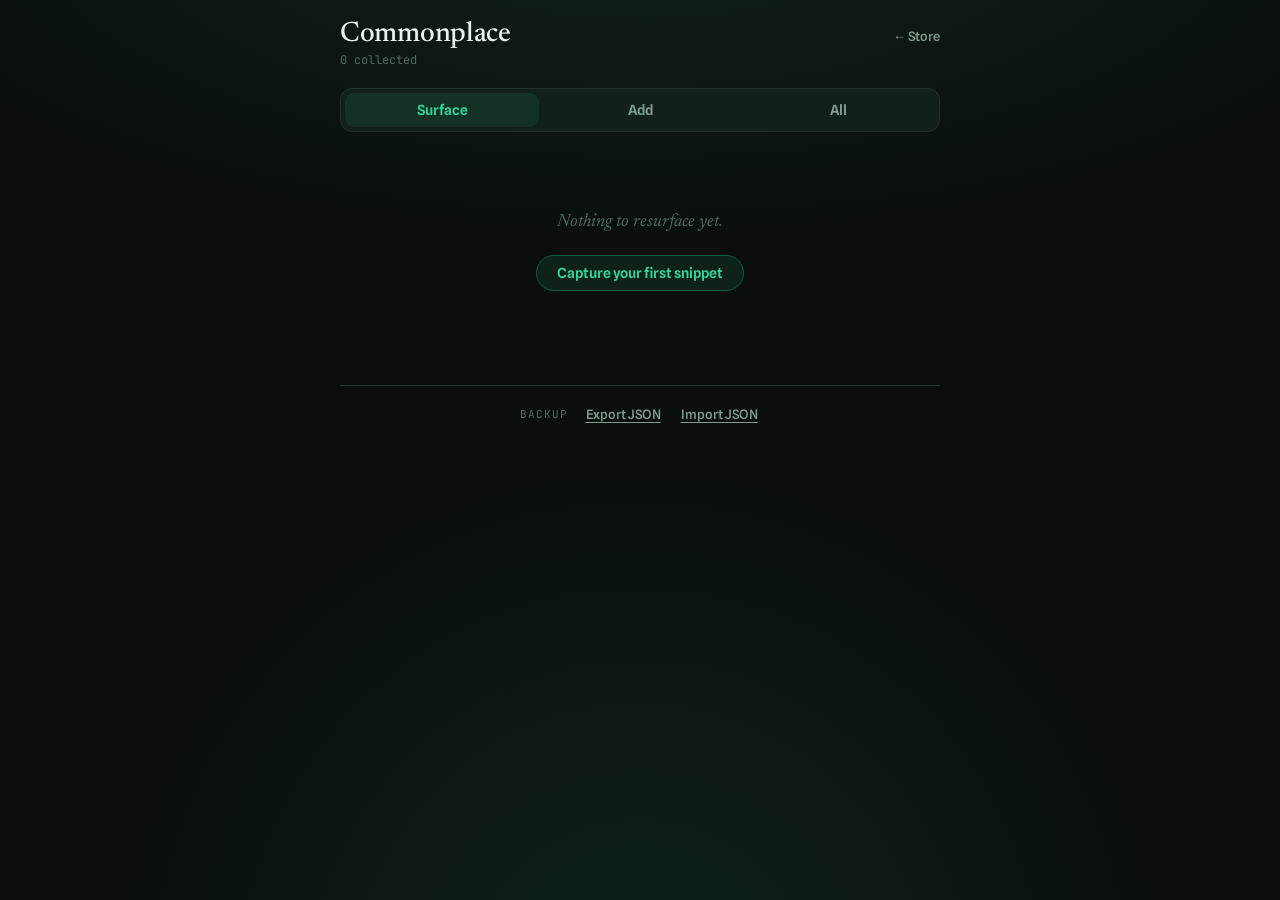
<file: apps/commonplace/index.html>
<!DOCTYPE html>
<html lang="en">
<head>
<meta charset="UTF-8">
<meta name="viewport" content="width=device-width, initial-scale=1, viewport-fit=cover">
<title>Commonplace</title>

<meta name="apple-mobile-web-app-capable" content="yes">
<meta name="apple-mobile-web-app-status-bar-style" content="black-translucent">
<meta name="apple-mobile-web-app-title" content="Commonplace">
<meta name="theme-color" content="#0a0f0d">
<link rel="manifest" href="manifest.json">
<link rel="apple-touch-icon" sizes="180x180" href="apple-touch-icon.png">

<link rel="preconnect" href="https://fonts.googleapis.com">
<link rel="preconnect" href="https://fonts.gstatic.com" crossorigin>
<link href="https://fonts.googleapis.com/css2?family=Newsreader:ital,opsz,wght@0,6..72,400;0,6..72,500;1,6..72,400&family=Spline+Sans:wght@400;500;600&family=JetBrains+Mono:wght@500&display=swap" rel="stylesheet">

<style>
  :root {
    --bg: #0a0f0d;
    --surface: #11201a;
    --surface-2: #16271f;
    --line: #1f342a;
    --text: #eaf3ee;
    --muted: #7f9d8f;
    --dim: #4f6b5e;
    --accent: #34d399;      /* jade green */
    --accent-deep: #065f46;
    --accent-soft: #34d39918;
    --danger: #e8755f;
  }
  * { box-sizing: border-box; margin: 0; padding: 0; -webkit-tap-highlight-color: transparent; }
  body {
    background: var(--bg);
    color: var(--text);
    font-family: 'Spline Sans', sans-serif;
    min-height: 100vh;
    padding: max(20px, env(safe-area-inset-top)) 18px calc(40px + env(safe-area-inset-bottom));
    background-image:
      radial-gradient(110% 60% at 50% -8%, #0f2019 0%, transparent 58%),
      radial-gradient(circle at 50% 110%, var(--accent-soft) 0%, transparent 45%);
    background-attachment: fixed;
  }
  .wrap { max-width: 600px; margin: 0 auto; }

  /* ── header ── */
  header {
    display: flex;
    align-items: baseline;
    justify-content: space-between;
    margin-bottom: 4px;
  }
  header h1 {
    font-family: 'Newsreader', serif;
    font-weight: 500;
    font-size: 28px;
    letter-spacing: -.01em;
  }
  .back-link { color: var(--muted); text-decoration: none; font-size: 13px; font-weight: 500; }
  .back-link:hover { color: var(--accent); }
  .count {
    font-family: 'JetBrains Mono', monospace;
    font-size: 12px;
    color: var(--dim);
    margin-bottom: 20px;
  }

  /* ── tabs ── */
  .tabs {
    display: flex;
    gap: 4px;
    background: var(--surface);
    border: 1px solid var(--line);
    border-radius: 12px;
    padding: 4px;
    margin-bottom: 26px;
  }
  .tab {
    flex: 1;
    border: none;
    background: transparent;
    color: var(--muted);
    font-family: 'Spline Sans', sans-serif;
    font-weight: 600;
    font-size: 14px;
    padding: 9px;
    border-radius: 9px;
    cursor: pointer;
    transition: background .15s, color .15s;
  }
  .tab.active { background: var(--accent-soft); color: var(--accent); }

  .view { display: none; animation: fade .35s ease; }
  .view.active { display: block; }
  @keyframes fade { from { opacity: 0; transform: translateY(6px); } to { opacity: 1; transform: none; } }

  /* ── surface (hero) ── */
  .snip {
    padding: 22px 4px 26px;
    border-bottom: 1px solid var(--line);
    position: relative;
  }
  .snip:last-child { border-bottom: none; }
  .snip::before {
    content: '\201C';
    font-family: 'Newsreader', serif;
    font-size: 40px;
    line-height: 0;
    color: var(--accent);
    opacity: .5;
    position: absolute;
    top: 26px;
    left: -2px;
  }
  .snip-text {
    font-family: 'Newsreader', serif;
    font-weight: 400;
    font-size: 22px;
    line-height: 1.55;
    color: var(--text);
    padding-left: 22px;
    white-space: pre-wrap;
    overflow-wrap: anywhere;
  }
  .snip-source {
    font-family: 'Newsreader', serif;
    font-style: italic;
    font-size: 15px;
    color: var(--muted);
    margin-top: 12px;
    padding-left: 22px;
  }

  .shuffle-btn {
    display: block;
    margin: 26px auto 0;
    background: var(--surface);
    border: 1px solid var(--line);
    color: var(--accent);
    font-family: 'Spline Sans', sans-serif;
    font-weight: 600;
    font-size: 14px;
    padding: 11px 24px;
    border-radius: 30px;
    cursor: pointer;
    transition: border-color .15s, transform .12s;
  }
  .shuffle-btn:hover { border-color: var(--accent); }
  .shuffle-btn:active { transform: scale(.96); }

  /* ── capture form ── */
  .field-label {
    font-size: 12px;
    color: var(--muted);
    text-transform: uppercase;
    letter-spacing: .08em;
    margin-bottom: 8px;
    display: block;
  }
  textarea, input.src {
    width: 100%;
    background: var(--surface);
    border: 1px solid var(--line);
    border-radius: 12px;
    color: var(--text);
    font-family: 'Newsreader', serif;
    font-size: 18px;
    line-height: 1.5;
    padding: 14px;
    outline: none;
    transition: border-color .15s;
  }
  textarea { resize: vertical; min-height: 140px; margin-bottom: 18px; }
  textarea:focus, input.src:focus { border-color: var(--accent); }
  textarea::placeholder, input.src::placeholder { color: var(--dim); }
  input.src { font-size: 16px; margin-bottom: 20px; }
  .save-btn {
    width: 100%;
    background: var(--accent);
    color: #04130d;
    font-family: 'Spline Sans', sans-serif;
    font-weight: 700;
    font-size: 16px;
    padding: 15px;
    border: none;
    border-radius: 12px;
    cursor: pointer;
    transition: transform .12s, filter .12s;
  }
  .save-btn:hover { filter: brightness(1.08); }
  .save-btn:active { transform: scale(.98); }
  .save-btn:disabled { background: var(--surface-2); color: var(--dim); cursor: default; filter: none; transform: none; }
  .saved-toast {
    text-align: center;
    font-size: 13px;
    color: var(--accent);
    margin-top: 14px;
    opacity: 0;
    transition: opacity .3s;
  }
  .saved-toast.show { opacity: 1; }

  /* ── all list ── */
  .row {
    display: flex;
    gap: 12px;
    align-items: flex-start;
    padding: 14px 0;
    border-bottom: 1px solid var(--line);
  }
  .row:last-child { border-bottom: none; }
  .row-body { flex: 1; min-width: 0; }
  .row-text {
    font-family: 'Newsreader', serif;
    font-size: 16px;
    line-height: 1.5;
    color: var(--text);
    overflow-wrap: anywhere;
  }
  .row-meta {
    font-family: 'JetBrains Mono', monospace;
    font-size: 11px;
    color: var(--dim);
    margin-top: 6px;
  }
  .row-meta .src { color: var(--muted); }
  .del-btn {
    flex: 0 0 auto;
    background: transparent;
    border: 1px solid var(--line);
    color: var(--dim);
    width: 30px; height: 30px;
    border-radius: 8px;
    cursor: pointer;
    font-size: 15px;
    line-height: 1;
    transition: color .15s, border-color .15s;
  }
  .del-btn:hover, .del-btn.armed { color: var(--danger); border-color: var(--danger); }
  .del-btn.armed { width: auto; padding: 0 10px; font-family: 'Spline Sans',sans-serif; font-size: 12px; font-weight: 600; }

  /* ── empty ── */
  .empty {
    text-align: center;
    color: var(--dim);
    padding: 50px 20px;
    font-family: 'Newsreader', serif;
    font-style: italic;
    font-size: 18px;
    line-height: 1.6;
  }
  .empty button {
    display: block;
    margin: 18px auto 0;
    background: var(--accent-soft);
    border: 1px solid var(--accent-deep);
    color: var(--accent);
    font-family: 'Spline Sans', sans-serif;
    font-style: normal;
    font-weight: 600;
    font-size: 14px;
    padding: 9px 20px;
    border-radius: 30px;
    cursor: pointer;
  }

  /* ── backup (quiet footer) ── */
  .backup {
    margin-top: 44px;
    padding-top: 16px;
    border-top: 1px solid var(--line);
    display: flex;
    align-items: center;
    justify-content: center;
    gap: 16px;
    flex-wrap: wrap;
  }
  .backup .label {
    font-family: 'JetBrains Mono', monospace;
    font-size: 11px;
    letter-spacing: .08em;
    text-transform: uppercase;
    color: var(--dim);
  }
  .backup button {
    background: none;
    border: none;
    color: var(--muted);
    font-family: 'Spline Sans', sans-serif;
    font-size: 13px;
    font-weight: 500;
    cursor: pointer;
    padding: 4px 2px;
    text-decoration: underline;
    text-underline-offset: 3px;
    transition: color .15s;
  }
  .backup button:hover { color: var(--accent); }
  .backup-status {
    text-align: center;
    font-size: 12px;
    color: var(--accent);
    margin-top: 12px;
    min-height: 16px;
    opacity: 0;
    transition: opacity .3s;
  }
  .backup-status.show { opacity: 1; }
</style>
</head>
<body>
<div class="wrap">
  <header>
    <h1>Commonplace</h1>
    <a class="back-link" href="../../store/index.html">← Store</a>
  </header>
  <div class="count" id="count">0 collected</div>

  <div class="tabs">
    <button class="tab active" data-view="surface">Surface</button>
    <button class="tab" data-view="add">Add</button>
    <button class="tab" data-view="all">All</button>
  </div>

  <!-- SURFACE -->
  <section class="view active" id="view-surface">
    <div id="surface-list"></div>
  </section>

  <!-- ADD -->
  <section class="view" id="view-add">
    <label class="field-label" for="text">Snippet</label>
    <textarea id="text" placeholder="A quote, an idea, something you read…"></textarea>
    <label class="field-label" for="source">Source <span style="text-transform:none;letter-spacing:0">(optional)</span></label>
    <input class="src" id="source" type="text" placeholder="Book, author, or URL">
    <button class="save-btn" id="save">Save to book</button>
    <div class="saved-toast" id="toast">Kept. ✓</div>
  </section>

  <!-- ALL -->
  <section class="view" id="view-all">
    <div id="all-list"></div>
  </section>

  <!-- BACKUP (durable export/import) -->
  <footer class="backup">
    <span class="label">Backup</span>
    <button id="export">Export JSON</button>
    <button id="import">Import JSON</button>
    <input type="file" id="file" accept="application/json,.json" hidden>
  </footer>
  <div class="backup-status" id="backup-status"></div>
</div>

<script>
(function () {
  const KEY = 'commonplace.v1.entries';
  const $ = id => document.getElementById(id);

  /* ── storage ── */
  function load() {
    try { return JSON.parse(localStorage.getItem(KEY)) || []; }
    catch (e) { return []; }
  }
  function save(list) {
    try { localStorage.setItem(KEY, JSON.stringify(list)); } catch (e) {}
  }
  let entries = load();

  /* ── helpers ── */
  function uid() { return Date.now().toString(36) + '-' + Math.random().toString(36).slice(2, 7); }
  function fmtDate(ts) {
    return new Date(ts).toLocaleDateString('en-US', { month: 'short', day: 'numeric', year: 'numeric' });
  }
  function renderCount() {
    const n = entries.length;
    $('count').textContent = n + (n === 1 ? ' snippet collected' : ' collected');
  }

  /* ── surface (random resurfacing) ── */
  function pickRandom() {
    const n = entries.length;
    if (n === 0) return [];
    const want = n < 3 ? n : 3 + Math.floor(Math.random() * 3);   // all if <3, else 3–5
    const pool = entries.slice();
    for (let i = pool.length - 1; i > 0; i--) {                    // Fisher–Yates
      const j = Math.floor(Math.random() * (i + 1));
      [pool[i], pool[j]] = [pool[j], pool[i]];
    }
    return pool.slice(0, Math.min(want, n));
  }

  function renderSurface() {
    const box = $('surface-list');
    box.innerHTML = '';
    if (!entries.length) {
      box.appendChild(emptyState('Nothing to resurface yet.', 'Capture your first snippet', 'add'));
      return;
    }
    pickRandom().forEach(e => {
      const snip = document.createElement('div');
      snip.className = 'snip';
      const t = document.createElement('div');
      t.className = 'snip-text';
      t.textContent = e.text;
      snip.appendChild(t);
      if (e.source) {
        const s = document.createElement('div');
        s.className = 'snip-source';
        s.textContent = '— ' + e.source;
        snip.appendChild(s);
      }
      box.appendChild(snip);
    });
    const shuffle = document.createElement('button');
    shuffle.className = 'shuffle-btn';
    shuffle.textContent = '↻ Shuffle';
    shuffle.addEventListener('click', renderSurface);
    box.appendChild(shuffle);
  }

  /* ── all (manage / prune) ── */
  function renderAll() {
    const box = $('all-list');
    box.innerHTML = '';
    if (!entries.length) {
      box.appendChild(emptyState('Your book is empty.', 'Add a snippet', 'add'));
      return;
    }
    entries.slice().reverse().forEach(e => {
      const row = document.createElement('div');
      row.className = 'row';

      const body = document.createElement('div');
      body.className = 'row-body';
      const text = document.createElement('div');
      text.className = 'row-text';
      text.textContent = e.text;
      const meta = document.createElement('div');
      meta.className = 'row-meta';
      if (e.source) {
        const src = document.createElement('span');
        src.className = 'src';
        src.textContent = e.source;
        meta.appendChild(src);
        meta.appendChild(document.createTextNode(' · ' + fmtDate(e.ts)));
      } else {
        meta.textContent = fmtDate(e.ts);
      }
      body.appendChild(text);
      body.appendChild(meta);

      const del = document.createElement('button');
      del.className = 'del-btn';
      del.textContent = '✕';
      del.setAttribute('aria-label', 'Delete snippet');
      del.addEventListener('click', () => {
        if (del.classList.contains('armed')) {
          entries = entries.filter(x => x.id !== e.id);
          save(entries);
          renderCount();
          renderAll();
        } else {
          document.querySelectorAll('.del-btn.armed').forEach(b => {
            b.classList.remove('armed'); b.textContent = '✕';
          });
          del.classList.add('armed');
          del.textContent = 'Remove?';
        }
      });

      row.appendChild(body);
      row.appendChild(del);
      box.appendChild(row);
    });
  }

  function emptyState(line, btnLabel, targetView) {
    const wrap = document.createElement('div');
    wrap.className = 'empty';
    wrap.appendChild(document.createTextNode(line));
    const b = document.createElement('button');
    b.textContent = btnLabel;
    b.addEventListener('click', () => switchView(targetView));
    wrap.appendChild(b);
    return wrap;
  }

  /* ── capture ── */
  const saveBtn = $('save');
  const textEl = $('text');
  function refreshSaveState() { saveBtn.disabled = textEl.value.trim().length === 0; }
  textEl.addEventListener('input', refreshSaveState);
  refreshSaveState();

  saveBtn.addEventListener('click', () => {
    const text = textEl.value.trim();
    if (!text) return;
    entries.push({ id: uid(), text, source: $('source').value.trim(), ts: Date.now() });
    save(entries);
    textEl.value = '';
    $('source').value = '';
    refreshSaveState();
    renderCount();
    renderSurface();   // fold the new one into the resurfacing pool
    const toast = $('toast');
    toast.classList.add('show');
    setTimeout(() => toast.classList.remove('show'), 1400);
  });

  /* ── tabs ── */
  function switchView(name) {
    document.querySelectorAll('.tab').forEach(t => t.classList.toggle('active', t.dataset.view === name));
    document.querySelectorAll('.view').forEach(v => v.classList.toggle('active', v.id === 'view-' + name));
    if (name === 'surface') renderSurface();
    if (name === 'all') renderAll();
    if (name === 'add') setTimeout(() => textEl.focus(), 50);
  }
  document.querySelectorAll('.tab').forEach(t =>
    t.addEventListener('click', () => switchView(t.dataset.view)));

  /* ── backup: export / import (durability against localStorage eviction) ── */
  function status(msg, isError) {
    const el = $('backup-status');
    el.textContent = msg;
    el.style.color = isError ? 'var(--danger)' : 'var(--accent)';
    el.classList.add('show');
    clearTimeout(status._t);
    status._t = setTimeout(() => el.classList.remove('show'), 2800);
  }

  function exportJSON() {
    if (!entries.length) { status('Nothing to export yet.', true); return; }
    const data = entries.map(e => ({ text: e.text, source: e.source || '', ts: e.ts }));
    const blob = new Blob([JSON.stringify(data, null, 2)], { type: 'application/json' });
    const url = URL.createObjectURL(blob);
    const a = document.createElement('a');
    a.href = url;
    a.download = 'commonplace-' + new Date().toISOString().slice(0, 10) + '.json';
    document.body.appendChild(a);
    a.click();
    a.remove();
    setTimeout(() => URL.revokeObjectURL(url), 1000);
    status('Exported ' + entries.length + ' snippet' + (entries.length === 1 ? '' : 's') + '.');
  }

  function importJSON(file) {
    const reader = new FileReader();
    reader.onload = () => {
      let incoming;
      try { incoming = JSON.parse(reader.result); }
      catch (e) { status('Could not read that file.', true); return; }
      if (!Array.isArray(incoming)) { status('That file is not a Commonplace backup.', true); return; }

      const seen = new Set(entries.map(e => e.ts));   // dedupe by timestamp
      let added = 0;
      incoming.forEach(item => {
        if (!item || typeof item.text !== 'string' || !item.text.trim()) return;
        const ts = typeof item.ts === 'number' ? item.ts : Date.parse(item.ts);
        if (!ts || seen.has(ts)) return;
        seen.add(ts);
        entries.push({ id: uid(), text: item.text, source: typeof item.source === 'string' ? item.source : '', ts });
        added++;
      });

      if (added) {
        entries.sort((a, b) => a.ts - b.ts);          // keep chronological order
        save(entries);
        renderCount();
        renderSurface();
        renderAll();
      }
      status(added ? ('Imported ' + added + ' new snippet' + (added === 1 ? '' : 's') + '.')
                   : 'No new snippets — already in your book.');
    };
    reader.onerror = () => status('Could not read that file.', true);
    reader.readAsText(file);
  }

  $('export').addEventListener('click', exportJSON);
  $('import').addEventListener('click', () => $('file').click());
  $('file').addEventListener('change', ev => {
    const f = ev.target.files && ev.target.files[0];
    if (f) importJSON(f);
    ev.target.value = '';                              // allow re-importing the same file
  });

  /* ── init ── */
  renderCount();
  renderSurface();

  if ('serviceWorker' in navigator) {
    navigator.serviceWorker.register('sw.js').catch(() => {});
  }
})();
</script>
</body>
</html>
</file>
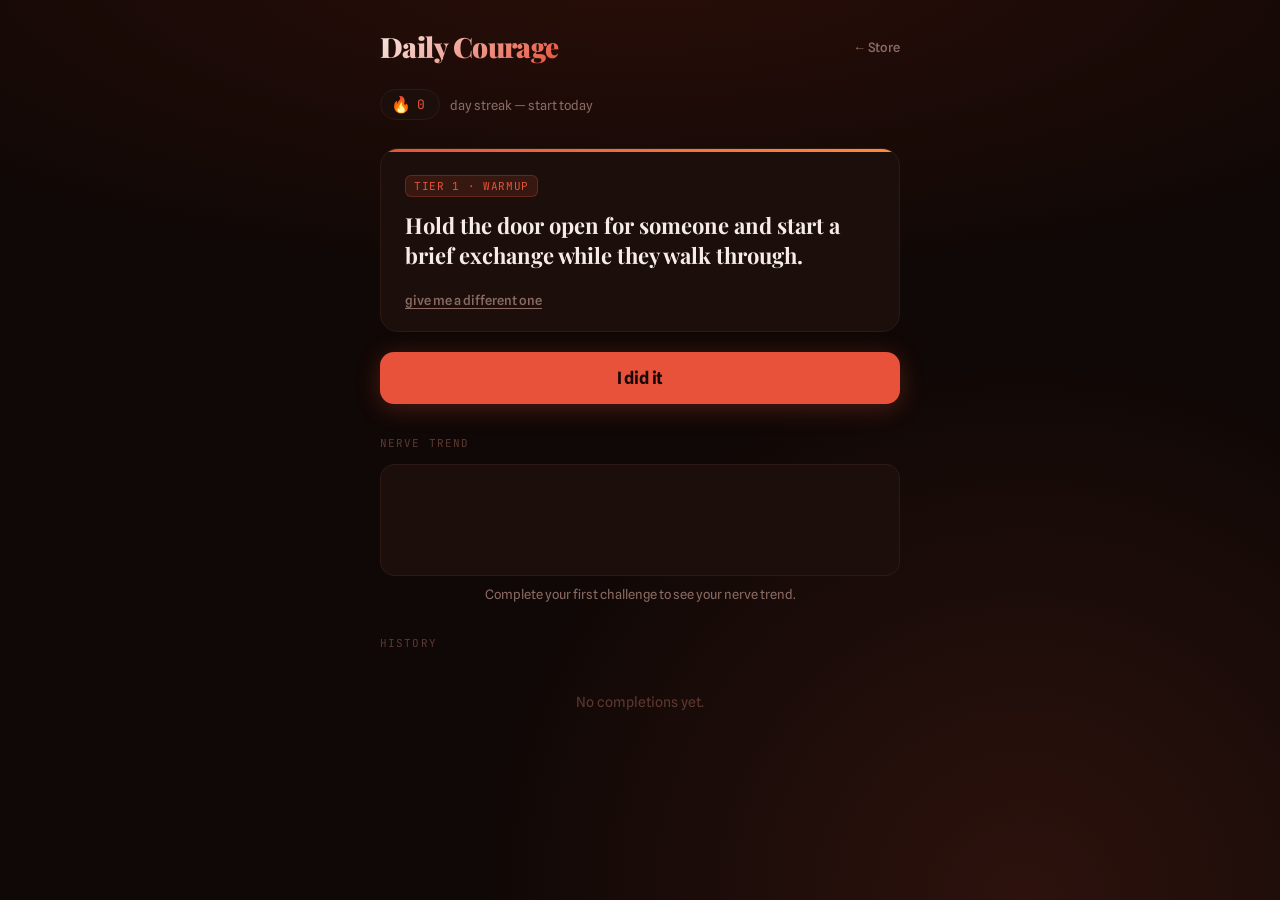
<file: apps/courage/index.html>
<!DOCTYPE html>
<html lang="en">
<head>
<meta charset="UTF-8">
<meta name="viewport" content="width=device-width, initial-scale=1, viewport-fit=cover">
<title>Daily Courage</title>

<meta name="apple-mobile-web-app-capable" content="yes">
<meta name="apple-mobile-web-app-status-bar-style" content="black-translucent">
<meta name="apple-mobile-web-app-title" content="Courage">
<meta name="theme-color" content="#1a0a08">
<link rel="manifest" href="manifest.json">
<link rel="apple-touch-icon" sizes="180x180" href="apple-touch-icon.png">

<link rel="preconnect" href="https://fonts.googleapis.com">
<link rel="preconnect" href="https://fonts.gstatic.com" crossorigin>
<link href="https://fonts.googleapis.com/css2?family=Playfair+Display:wght@700;900&family=Spline+Sans:wght@400;500;600&family=JetBrains+Mono:wght@500&display=swap" rel="stylesheet">

<style>
  :root {
    --bg: #100806;
    --surface: #1c0f0b;
    --surface-2: #261510;
    --line: #2e1a14;
    --text: #f5ece8;
    --muted: #8a6a62;
    --accent: #e8523a;      /* warm coral-red */
    --accent-soft: #e8523a22;
    --accent-glow: #e8523a44;
    --dim: #5c3830;
  }
  * { box-sizing: border-box; margin: 0; padding: 0; -webkit-tap-highlight-color: transparent; }
  body {
    background: var(--bg);
    color: var(--text);
    font-family: 'Spline Sans', sans-serif;
    min-height: 100vh;
    padding: max(20px, env(safe-area-inset-top)) 20px calc(40px + env(safe-area-inset-bottom));
    background-image:
      radial-gradient(ellipse 120% 60% at 50% -5%, #2a0e08 0%, transparent 60%),
      radial-gradient(circle at 80% 100%, var(--accent-soft) 0%, transparent 40%);
    background-attachment: fixed;
  }

  /* ── header ── */
  header {
    display: flex;
    align-items: center;
    justify-content: space-between;
    padding: 8px 0 24px;
    max-width: 520px;
    margin: 0 auto;
  }
  header h1 {
    font-family: 'Playfair Display', serif;
    font-weight: 900;
    font-size: 28px;
    letter-spacing: -.02em;
    background: linear-gradient(135deg, var(--text) 0%, var(--accent) 100%);
    -webkit-background-clip: text;
    -webkit-text-fill-color: transparent;
    background-clip: text;
  }
  .back-link {
    color: var(--muted);
    text-decoration: none;
    font-size: 13px;
    font-weight: 500;
    transition: color .15s;
  }
  .back-link:hover { color: var(--accent); }

  /* ── streak pill ── */
  .streak-row {
    max-width: 520px;
    margin: 0 auto 28px;
    display: flex;
    align-items: center;
    gap: 10px;
  }
  .streak-badge {
    display: inline-flex;
    align-items: center;
    gap: 6px;
    background: var(--surface);
    border: 1px solid var(--line);
    border-radius: 30px;
    padding: 6px 14px 6px 10px;
    font-family: 'JetBrains Mono', monospace;
    font-size: 13px;
    color: var(--accent);
  }
  .streak-badge .fire { font-size: 16px; line-height: 1; }
  .streak-label {
    font-size: 13px;
    color: var(--muted);
  }

  /* ── challenge card ── */
  .card {
    max-width: 520px;
    margin: 0 auto 20px;
    background: var(--surface);
    border: 1px solid var(--line);
    border-radius: 18px;
    padding: 26px 24px 22px;
    position: relative;
    overflow: hidden;
  }
  .card::before {
    content: '';
    position: absolute;
    top: 0; left: 0; right: 0;
    height: 3px;
    background: linear-gradient(90deg, var(--accent), #ff8a3d);
    border-radius: 18px 18px 0 0;
  }
  .tier-tag {
    display: inline-block;
    font-family: 'JetBrains Mono', monospace;
    font-size: 11px;
    color: var(--accent);
    background: var(--accent-soft);
    border: 1px solid var(--accent-glow);
    border-radius: 6px;
    padding: 3px 8px;
    margin-bottom: 14px;
    letter-spacing: .06em;
    text-transform: uppercase;
  }
  .challenge-text {
    font-family: 'Playfair Display', serif;
    font-size: 22px;
    font-weight: 700;
    line-height: 1.35;
    color: var(--text);
    margin-bottom: 20px;
  }
  .swap-link {
    background: none;
    border: none;
    padding: 0;
    color: var(--muted);
    font-family: 'Spline Sans', sans-serif;
    font-size: 13px;
    font-weight: 500;
    cursor: pointer;
    text-decoration: underline;
    text-underline-offset: 3px;
    transition: color .15s;
  }
  .swap-link:hover { color: var(--accent); }

  /* ── did-it button ── */
  .did-it-btn {
    display: block;
    width: 100%;
    max-width: 520px;
    margin: 0 auto 14px;
    background: var(--accent);
    color: #1a0808;
    font-family: 'Spline Sans', sans-serif;
    font-weight: 700;
    font-size: 17px;
    letter-spacing: -.01em;
    padding: 16px;
    border: none;
    border-radius: 14px;
    cursor: pointer;
    transition: transform .12s ease, filter .12s ease, box-shadow .12s ease;
    box-shadow: 0 4px 24px var(--accent-glow);
  }
  .did-it-btn:active { transform: scale(.97); }
  .did-it-btn:hover { filter: brightness(1.08); }
  .did-it-btn:disabled {
    background: var(--surface-2);
    color: var(--dim);
    box-shadow: none;
    cursor: default;
    filter: none;
    transform: none;
  }
  .done-label {
    max-width: 520px;
    margin: 0 auto 14px;
    text-align: center;
    font-size: 13px;
    color: var(--muted);
    font-family: 'JetBrains Mono', monospace;
  }

  /* ── nerve picker ── */
  .nerve-panel {
    max-width: 520px;
    margin: 0 auto 20px;
    background: var(--surface);
    border: 1px solid var(--line);
    border-radius: 14px;
    padding: 20px;
    display: none;
  }
  .nerve-panel.visible { display: block; }
  .nerve-label {
    font-size: 14px;
    color: var(--muted);
    margin-bottom: 16px;
  }
  .nerve-grid {
    display: flex;
    gap: 8px;
  }
  .nerve-btn {
    flex: 1;
    background: var(--surface-2);
    border: 1px solid var(--line);
    border-radius: 10px;
    padding: 10px 4px;
    cursor: pointer;
    display: flex;
    flex-direction: column;
    align-items: center;
    gap: 4px;
    transition: border-color .12s, background .12s;
  }
  .nerve-btn:hover { border-color: var(--accent); }
  .nerve-btn .num {
    font-family: 'Playfair Display', serif;
    font-size: 20px;
    font-weight: 700;
    color: var(--text);
  }
  .nerve-btn .desc {
    font-size: 10px;
    color: var(--muted);
    text-align: center;
    line-height: 1.3;
  }

  /* ── section headers ── */
  .section-title {
    max-width: 520px;
    margin: 32px auto 14px;
    font-family: 'JetBrains Mono', monospace;
    font-size: 11px;
    letter-spacing: .1em;
    text-transform: uppercase;
    color: var(--dim);
  }

  /* ── trend chart ── */
  .chart-wrap {
    max-width: 520px;
    margin: 0 auto 10px;
    background: var(--surface);
    border: 1px solid var(--line);
    border-radius: 14px;
    padding: 18px 16px 12px;
  }
  .chart-wrap svg { display: block; width: 100%; overflow: visible; }
  .trend-note {
    max-width: 520px;
    margin: 8px auto 0;
    font-size: 13px;
    color: var(--muted);
    text-align: center;
    min-height: 18px;
  }
  .trend-note.good { color: #6bcf8a; }
  .trend-note.neutral { color: var(--muted); }

  /* ── history log ── */
  .history-list {
    max-width: 520px;
    margin: 0 auto;
    display: flex;
    flex-direction: column;
    gap: 8px;
  }
  .history-item {
    background: var(--surface);
    border: 1px solid var(--line);
    border-radius: 10px;
    padding: 12px 14px;
    display: flex;
    align-items: flex-start;
    justify-content: space-between;
    gap: 10px;
  }
  .history-item .h-text {
    font-size: 13px;
    color: var(--text);
    line-height: 1.4;
    flex: 1;
  }
  .history-item .h-meta {
    font-family: 'JetBrains Mono', monospace;
    font-size: 11px;
    color: var(--muted);
    white-space: nowrap;
    text-align: right;
    flex: 0 0 auto;
  }
  .history-item .h-nerve {
    color: var(--accent);
    font-weight: 700;
    display: block;
    margin-top: 2px;
  }

  /* ── empty state ── */
  .empty {
    max-width: 520px;
    margin: 0 auto;
    text-align: center;
    color: var(--dim);
    font-size: 14px;
    padding: 30px 0;
  }

  @keyframes fadein { from { opacity: 0; transform: translateY(8px); } to { opacity: 1; transform: none; } }
  .card, .nerve-panel, .did-it-btn { animation: fadein .35s ease backwards; }
</style>
</head>
<body>

<header>
  <h1>Daily Courage</h1>
  <a class="back-link" href="../../store/index.html">← Store</a>
</header>

<div class="streak-row">
  <div class="streak-badge">
    <span class="fire">🔥</span>
    <span id="streak-num">0</span>
  </div>
  <span class="streak-label" id="streak-label">day streak — keep going</span>
</div>

<div class="card" id="challenge-card">
  <div class="tier-tag" id="tier-tag">Tier 1 · Warmup</div>
  <div class="challenge-text" id="challenge-text">Loading today's challenge…</div>
  <button class="swap-link" id="swap-btn">give me a different one</button>
</div>

<button class="did-it-btn" id="did-it-btn">I did it</button>
<div class="done-label" id="done-label" style="display:none"></div>

<div class="nerve-panel" id="nerve-panel">
  <div class="nerve-label">How nervous were you?</div>
  <div class="nerve-grid">
    <button class="nerve-btn" data-n="1"><span class="num">1</span><span class="desc">barely felt it</span></button>
    <button class="nerve-btn" data-n="2"><span class="num">2</span><span class="desc">slight edge</span></button>
    <button class="nerve-btn" data-n="3"><span class="num">3</span><span class="desc">real jitters</span></button>
    <button class="nerve-btn" data-n="4"><span class="num">4</span><span class="desc">heart racing</span></button>
    <button class="nerve-btn" data-n="5"><span class="num">5</span><span class="desc">terrified &amp; did it</span></button>
  </div>
</div>

<div class="section-title">Nerve trend</div>
<div class="chart-wrap" id="chart-wrap">
  <svg id="chart-svg" height="80" viewBox="0 0 400 80" preserveAspectRatio="none"></svg>
</div>
<div class="trend-note" id="trend-note"></div>

<div class="section-title">History</div>
<div class="history-list" id="history-list"></div>

<script>
(function () {
  /* ── challenge bank ── */
  const BANK = {
    1: [
      "Make eye contact with someone you pass on the street and hold it for a beat — then smile.",
      "Say hello to the cashier or barista by name (check their name tag).",
      "Give a genuine compliment to a stranger: one sentence, then leave.",
      "Ask someone nearby how their day is going — and actually listen to the answer.",
      "Hold the door open for someone and start a brief exchange while they walk through.",
      "Sit next to a stranger instead of the empty corner and see what happens.",
      "At a coffee shop, ask the person next to you what they're working on.",
      "Nod and smile at three people today as you walk past them.",
      "Ask a store employee for a recommendation on something.",
      "Instead of texting a friend, call them — even if it feels awkward to dial.",
    ],
    2: [
      "Start a conversation with someone you've noticed but never spoken to.",
      "Introduce yourself to a neighbor you don't yet know by name.",
      "Speak up in a group setting — add one sentence to a conversation you'd normally stay silent in.",
      "Disagree (politely but clearly) with something someone says in a group.",
      "Reconnect with someone you've been meaning to reach out to but kept putting off.",
      "Ask a colleague or classmate something personal — not work/school-related.",
      "Go to a public event alone and talk to at least one person there.",
      "Ask for what you want clearly, without softening it into a question about whether it's okay.",
      "Share a genuine opinion about something, even if you're not sure it'll land.",
      "Strike up a conversation with the person next to you on public transit.",
    ],
    3: [
      "Tell someone you care about something you've been holding back — something true.",
      "Be the first to say something vulnerable in a group conversation.",
      "Apologize to someone you've owed an apology to.",
      "Ask a mentor, manager, or elder for honest feedback on something important.",
      "Lead a conversation — introduce a topic, ask real questions, make it go somewhere.",
      "Tell a friend something they probably need to hear, with care and directness.",
      "Share something you made or believe in with a group, without downplaying it.",
      "Ask someone you admire to spend time with you — lunch, a walk, a call.",
      "Express how you actually feel about something happening in your life, to someone who matters.",
      "Start something in public — a conversation, a toast, a question to a room.",
    ],
  };

  const TIER_NAMES = { 1: 'Tier 1 · Warmup', 2: 'Tier 2 · Opener', 3: 'Tier 3 · Connection' };
  const NS = 'courage.v1';
  const today = () => new Date().toISOString().slice(0, 10);

  /* ── storage helpers ── */
  function load(key, fallback) {
    try { const v = localStorage.getItem(NS + '.' + key); return v === null ? fallback : JSON.parse(v); }
    catch (e) { return fallback; }
  }
  function save(key, val) {
    try { localStorage.setItem(NS + '.' + key, JSON.stringify(val)); } catch (e) {}
  }

  /* ── state ── */
  let completions = load('completions', []); // [{date, challenge, nerve, tier}]
  let todayState  = load('today', null);     // {date, challengeIndex, tier, swapCount} | null
  let nervePanel  = false;

  /* ── derived ── */
  function getStreak() {
    if (!completions.length) return 0;
    let streak = 0;
    const d = new Date();
    for (let i = 0; i < 365; i++) {
      const ds = d.toISOString().slice(0, 10);
      if (completions.some(c => c.date === ds)) {
        streak++;
        d.setDate(d.getDate() - 1);
      } else {
        if (i === 0) { d.setDate(d.getDate() - 1); continue; } // today not done yet
        break;
      }
    }
    return streak;
  }

  function getTier(streak) {
    if (streak >= 7) return 3;
    if (streak >= 3) return 2;
    return 1;
  }

  /* ── pick or restore today's challenge ── */
  function initToday(streak) {
    const t = today();
    if (todayState && todayState.date === t) return; // already set for today
    const tier = getTier(streak);
    todayState = { date: t, challengeIndex: randomIndex(tier, -1), tier, swapCount: 0 };
    save('today', todayState);
  }

  function randomIndex(tier, exclude) {
    const arr = BANK[tier];
    let idx;
    let tries = 0;
    do { idx = Math.floor(Math.random() * arr.length); tries++; }
    while (idx === exclude && tries < 20);
    return idx;
  }

  /* ── check if today is already done ── */
  function isTodayDone() {
    return completions.some(c => c.date === today());
  }

  /* ── render ── */
  function renderAll() {
    const streak = getStreak();
    initToday(streak);

    // streak badge
    document.getElementById('streak-num').textContent = streak;
    document.getElementById('streak-label').textContent =
      streak === 0 ? 'day streak — start today' :
      streak === 1 ? 'day streak — nice start' :
      streak < 7  ? `day streak — you're building something` :
                    `day streak — this is real now`;

    // challenge card
    const tier = todayState.tier;
    const challenge = BANK[tier][todayState.challengeIndex];
    document.getElementById('tier-tag').textContent = TIER_NAMES[tier];
    document.getElementById('challenge-text').textContent = challenge;

    // swap button visibility
    document.getElementById('swap-btn').style.display = isTodayDone() ? 'none' : '';

    // did-it button
    const btn = document.getElementById('did-it-btn');
    const doneLabel = document.getElementById('done-label');
    if (isTodayDone()) {
      btn.style.display = 'none';
      doneLabel.style.display = '';
      doneLabel.textContent = '✓ Done for today. Come back tomorrow.';
    } else {
      btn.style.display = '';
      btn.disabled = false;
      doneLabel.style.display = 'none';
    }

    renderChart();
    renderHistory();
  }

  /* ── trend chart ── */
  function renderChart() {
    const svg = document.getElementById('chart-svg');
    const note = document.getElementById('trend-note');
    const recent = completions.slice(-20);

    svg.innerHTML = '';
    if (recent.length < 2) {
      note.textContent = recent.length === 0 ? 'Complete your first challenge to see your nerve trend.' : 'One down — keep going to see your trend.';
      note.className = 'trend-note neutral';
      return;
    }

    const W = 400, H = 80, PAD = 6;
    const xs = recent.map((_, i) => PAD + (i / (recent.length - 1)) * (W - PAD * 2));
    const ys = recent.map(c => PAD + ((5 - c.nerve) / 4) * (H - PAD * 2));

    // area fill
    const areaPoints = [`M ${xs[0]} ${H}`];
    xs.forEach((x, i) => areaPoints.push(`L ${x} ${ys[i]}`));
    areaPoints.push(`L ${xs[xs.length - 1]} ${H} Z`);
    const area = document.createElementNS('http://www.w3.org/2000/svg', 'path');
    area.setAttribute('d', areaPoints.join(' '));
    area.setAttribute('fill', 'url(#chartGrad)');
    area.setAttribute('opacity', '0.35');

    // gradient def
    const defs = document.createElementNS('http://www.w3.org/2000/svg', 'defs');
    defs.innerHTML = `
      <linearGradient id="chartGrad" x1="0" y1="0" x2="0" y2="1">
        <stop offset="0%" stop-color="#e8523a"/>
        <stop offset="100%" stop-color="#e8523a" stop-opacity="0"/>
      </linearGradient>`;
    svg.appendChild(defs);
    svg.appendChild(area);

    // grid lines (y = 1,3,5)
    [1, 3, 5].forEach(v => {
      const y = PAD + ((5 - v) / 4) * (H - PAD * 2);
      const line = document.createElementNS('http://www.w3.org/2000/svg', 'line');
      line.setAttribute('x1', 0); line.setAttribute('x2', W);
      line.setAttribute('y1', y); line.setAttribute('y2', y);
      line.setAttribute('stroke', '#2e1a14'); line.setAttribute('stroke-width', '1');
      svg.appendChild(line);
    });

    // polyline
    const poly = document.createElementNS('http://www.w3.org/2000/svg', 'polyline');
    poly.setAttribute('points', xs.map((x, i) => `${x},${ys[i]}`).join(' '));
    poly.setAttribute('fill', 'none');
    poly.setAttribute('stroke', '#e8523a');
    poly.setAttribute('stroke-width', '2');
    poly.setAttribute('stroke-linejoin', 'round');
    poly.setAttribute('stroke-linecap', 'round');
    svg.appendChild(poly);

    // dots
    xs.forEach((x, i) => {
      const circle = document.createElementNS('http://www.w3.org/2000/svg', 'circle');
      circle.setAttribute('cx', x); circle.setAttribute('cy', ys[i]);
      circle.setAttribute('r', '3');
      circle.setAttribute('fill', '#e8523a');
      svg.appendChild(circle);
    });

    // trend note
    if (recent.length >= 5) {
      const half = Math.floor(recent.length / 2);
      const early = recent.slice(0, half).reduce((s, c) => s + c.nerve, 0) / half;
      const late  = recent.slice(-half).reduce((s, c) => s + c.nerve, 0) / half;
      const diff = early - late;
      if (diff >= 0.5) {
        note.textContent = `Nerves down ${diff.toFixed(1)} pts on average — it's working.`;
        note.className = 'trend-note good';
      } else if (diff <= -0.5) {
        note.textContent = `Nerves up lately — you might be leveling up the difficulty.`;
        note.className = 'trend-note neutral';
      } else {
        note.textContent = `Holding steady. Keep showing up.`;
        note.className = 'trend-note neutral';
      }
    } else {
      note.textContent = `${5 - recent.length} more to see your trend.`;
      note.className = 'trend-note neutral';
    }
  }

  /* ── history ── */
  function renderHistory() {
    const el = document.getElementById('history-list');
    el.innerHTML = '';
    if (!completions.length) {
      el.innerHTML = '<div class="empty">No completions yet.</div>';
      return;
    }
    const sorted = [...completions].reverse().slice(0, 30);
    sorted.forEach(c => {
      const item = document.createElement('div');
      item.className = 'history-item';
      const dateStr = new Date(c.date + 'T00:00:00').toLocaleDateString('en-US', { month: 'short', day: 'numeric' });
      item.innerHTML = `
        <div class="h-text">${esc(c.challenge)}</div>
        <div class="h-meta">${dateStr}<span class="h-nerve">nerve ${c.nerve}</span></div>`;
      el.appendChild(item);
    });
  }

  function esc(s) {
    return s.replace(/&/g,'&amp;').replace(/</g,'&lt;').replace(/>/g,'&gt;').replace(/"/g,'&quot;');
  }

  /* ── event handlers ── */
  document.getElementById('swap-btn').addEventListener('click', () => {
    if (isTodayDone()) return;
    const tier = todayState.tier;
    todayState.challengeIndex = randomIndex(tier, todayState.challengeIndex);
    todayState.swapCount = (todayState.swapCount || 0) + 1;
    save('today', todayState);
    document.getElementById('challenge-text').textContent = BANK[tier][todayState.challengeIndex];
  });

  document.getElementById('did-it-btn').addEventListener('click', () => {
    document.getElementById('nerve-panel').classList.add('visible');
    document.getElementById('did-it-btn').disabled = true;
  });

  document.querySelectorAll('.nerve-btn').forEach(btn => {
    btn.addEventListener('click', () => {
      const nerve = parseInt(btn.dataset.n, 10);
      const tier = todayState.tier;
      const challenge = BANK[tier][todayState.challengeIndex];
      completions.push({ date: today(), challenge, nerve, tier });
      save('completions', completions);
      document.getElementById('nerve-panel').classList.remove('visible');
      renderAll();
    });
  });

  /* ── service worker ── */
  if ('serviceWorker' in navigator) {
    navigator.serviceWorker.register('sw.js').catch(() => {});
  }

  /* ── init ── */
  renderAll();
})();
</script>
</body>
</html>
</file>
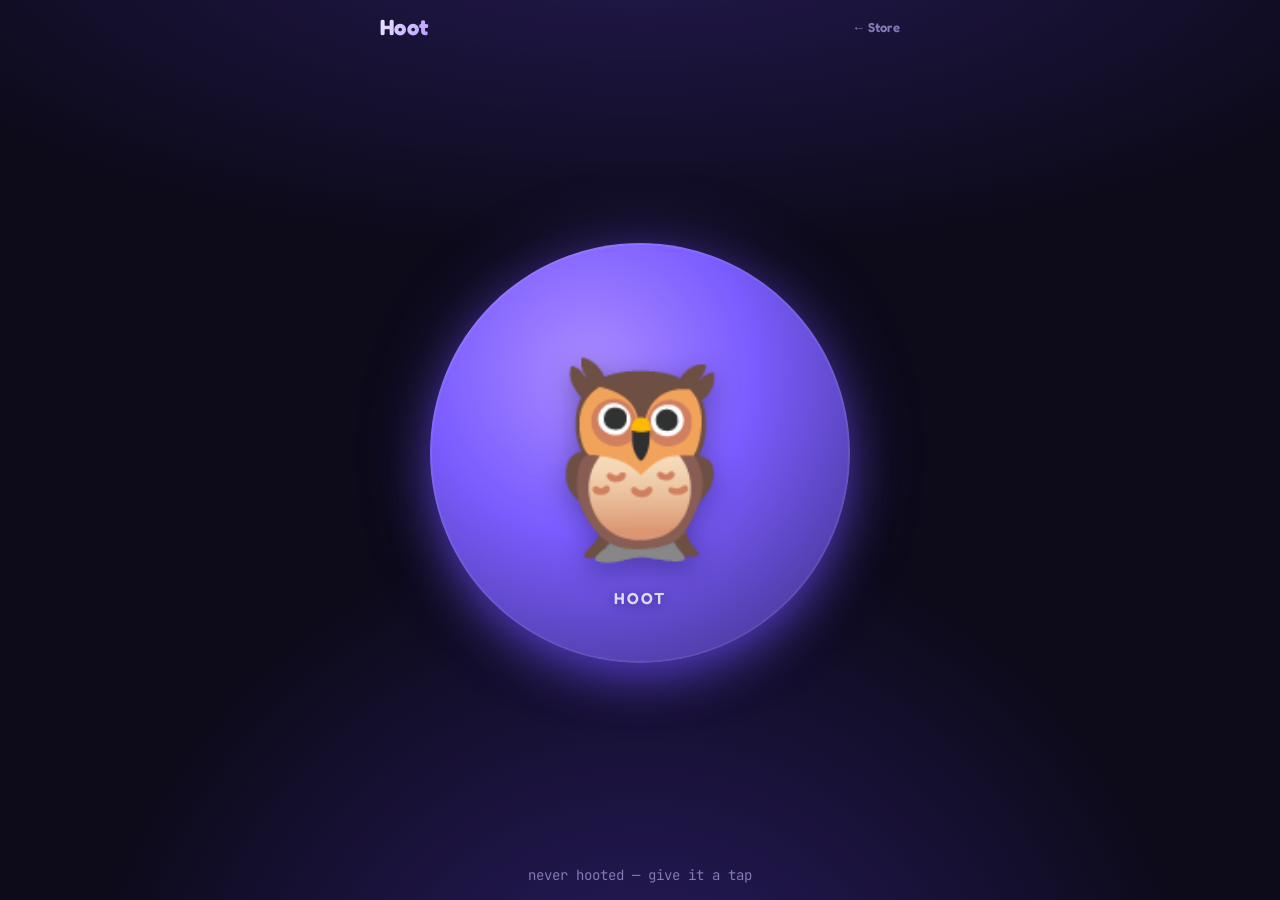
<file: apps/hoot/index.html>
<!DOCTYPE html>
<html lang="en">
<head>
<meta charset="UTF-8">
<meta name="viewport" content="width=device-width, initial-scale=1, viewport-fit=cover">
<title>Hoot</title>

<meta name="apple-mobile-web-app-capable" content="yes">
<meta name="apple-mobile-web-app-status-bar-style" content="black-translucent">
<meta name="apple-mobile-web-app-title" content="Hoot">
<meta name="theme-color" content="#14102b">
<link rel="manifest" href="manifest.json">
<link rel="apple-touch-icon" sizes="180x180" href="apple-touch-icon.png">

<link rel="preconnect" href="https://fonts.googleapis.com">
<link rel="preconnect" href="https://fonts.gstatic.com" crossorigin>
<link href="https://fonts.googleapis.com/css2?family=Fredoka:wght@500;600;700&family=JetBrains+Mono:wght@500&display=swap" rel="stylesheet">

<style>
  :root {
    --bg: #0d0a1a;
    --text: #ece7ff;
    --muted: #8479b3;
    --accent: #b79bff;        /* moonlit purple */
    --accent-deep: #3a2d7a;
    --accent-mid: #7b5cff;
  }
  * { box-sizing: border-box; margin: 0; padding: 0; -webkit-tap-highlight-color: transparent; user-select: none; -webkit-user-select: none; }
  html, body { height: 100%; }
  body {
    background: var(--bg);
    color: var(--text);
    font-family: 'Fredoka', sans-serif;
    display: flex;
    flex-direction: column;
    align-items: center;
    overflow: hidden;
    padding: max(14px, env(safe-area-inset-top)) 16px calc(14px + env(safe-area-inset-bottom));
    background-image:
      radial-gradient(120% 70% at 50% -10%, #241a52 0%, transparent 55%),
      radial-gradient(circle at 50% 120%, #2a1d66 0%, transparent 45%);
    background-attachment: fixed;
  }

  /* ── top bar ── */
  .topbar {
    width: 100%;
    max-width: 520px;
    display: flex;
    align-items: center;
    justify-content: space-between;
    flex: 0 0 auto;
  }
  .title {
    font-weight: 700;
    font-size: 22px;
    letter-spacing: .02em;
    background: linear-gradient(120deg, var(--text), var(--accent));
    -webkit-background-clip: text;
    -webkit-text-fill-color: transparent;
    background-clip: text;
  }
  .back-link {
    color: var(--muted);
    text-decoration: none;
    font-size: 13px;
    font-weight: 600;
    font-family: 'Fredoka', sans-serif;
  }
  .back-link:hover { color: var(--accent); }

  /* ── stage ── */
  .stage {
    flex: 1 1 auto;
    width: 100%;
    display: flex;
    flex-direction: column;
    align-items: center;
    justify-content: center;
    gap: 26px;
  }

  /* ── the button ── */
  .hoot-btn {
    position: relative;
    width: min(78vw, 78vh, 420px);
    height: min(78vw, 78vh, 420px);
    border: none;
    border-radius: 50%;
    cursor: pointer;
    background:
      radial-gradient(circle at 38% 30%, #a98bff 0%, var(--accent-mid) 42%, var(--accent-deep) 100%);
    box-shadow:
      0 0 0 2px #ffffff14 inset,
      0 18px 50px -8px #6a4dffaa,
      0 0 80px -10px #7b5cff66;
    display: grid;
    place-items: center;
    transition: transform .12s cubic-bezier(.2,.7,.2,1), filter .12s ease;
    font-family: inherit;
  }
  .hoot-btn:active { transform: scale(.97); filter: brightness(1.06); }
  .hoot-btn .owl {
    font-size: min(34vw, 34vh, 190px);
    line-height: 1;
    filter: drop-shadow(0 8px 14px #1a0f4066);
    transform-origin: 50% 70%;
  }
  .hoot-btn .hint {
    position: absolute;
    bottom: 13%;
    font-weight: 600;
    font-size: 16px;
    letter-spacing: .14em;
    text-transform: uppercase;
    color: #ffffffcc;
    text-shadow: 0 2px 8px #2a1d6688;
  }

  /* expanding rings on tap */
  .ring {
    position: absolute;
    inset: 0;
    border-radius: 50%;
    border: 2px solid var(--accent);
    opacity: 0;
    pointer-events: none;
  }

  /* ── counter ── */
  .counter {
    flex: 0 0 auto;
    font-family: 'JetBrains Mono', monospace;
    font-size: 14px;
    color: var(--muted);
    text-align: center;
    min-height: 20px;
  }
  .counter b { color: var(--accent); font-weight: 500; }

  /* ── animations ── */
  @keyframes bounce {
    0%   { transform: scale(1); }
    28%  { transform: scale(.9); }
    55%  { transform: scale(1.05); }
    78%  { transform: scale(.98); }
    100% { transform: scale(1); }
  }
  @keyframes wiggle {
    0%   { transform: rotate(0deg); }
    20%  { transform: rotate(-14deg); }
    45%  { transform: rotate(11deg); }
    68%  { transform: rotate(-7deg); }
    85%  { transform: rotate(3deg); }
    100% { transform: rotate(0deg); }
  }
  @keyframes ring-out {
    0%   { opacity: .55; transform: scale(.85); }
    100% { opacity: 0;   transform: scale(1.35); }
  }
  .hoot-btn.hooting { animation: bounce .5s cubic-bezier(.2,.7,.2,1); }
  .hoot-btn.hooting .owl { animation: wiggle .55s ease; }
  .ring.go { animation: ring-out .55s ease-out forwards; }

  @media (prefers-reduced-motion: reduce) {
    .hoot-btn.hooting, .hoot-btn.hooting .owl, .ring.go { animation: none; }
  }
</style>
</head>
<body>

<div class="topbar">
  <span class="title">Hoot</span>
  <a class="back-link" href="../../store/index.html">← Store</a>
</div>

<div class="stage">
  <button class="hoot-btn" id="btn" aria-label="Hoot">
    <span class="ring" id="ring"></span>
    <span class="owl" id="owl">🦉</span>
    <span class="hint">Hoot</span>
  </button>
</div>

<div class="counter" id="counter"></div>

<script>
(function () {
  const KEY = 'hoot.v1.count';
  const btn = document.getElementById('btn');
  const owl = document.getElementById('owl');
  const ring = document.getElementById('ring');
  const counterEl = document.getElementById('counter');

  /* ── counter ── */
  let count = 0;
  try { count = parseInt(localStorage.getItem(KEY) || '0', 10) || 0; } catch (e) {}
  function renderCount() {
    counterEl.innerHTML = count === 0
      ? 'never hooted &mdash; give it a tap'
      : `hooted <b>${count}</b> ${count === 1 ? 'time' : 'times'}`;
  }
  renderCount();

  /* ── Web Audio: warm two-note "hoo-hoo" ── */
  let ctx = null;
  function audio() {
    if (!ctx) {
      const AC = window.AudioContext || window.webkitAudioContext;
      if (AC) ctx = new AC();
    }
    if (ctx && ctx.state === 'suspended') ctx.resume();
    return ctx;
  }

  // One soft owl "hoo": sine near `freq`, gentle envelope, lowpass for warmth,
  // a touch of vibrato and a slight downward pitch bend so it sounds alive.
  function hootNote(ac, start, freq, dur) {
    const osc = ac.createOscillator();
    osc.type = 'sine';
    osc.frequency.setValueAtTime(freq * 1.05, start);
    osc.frequency.exponentialRampToValueAtTime(freq, start + dur * 0.45);

    // vibrato
    const lfo = ac.createOscillator();
    lfo.type = 'sine';
    lfo.frequency.value = 6;
    const lfoGain = ac.createGain();
    lfoGain.gain.value = freq * 0.012;
    lfo.connect(lfoGain).connect(osc.frequency);

    // warmth
    const lp = ac.createBiquadFilter();
    lp.type = 'lowpass';
    lp.frequency.value = 1100;

    // gentle envelope (soft attack, round release)
    const g = ac.createGain();
    g.gain.setValueAtTime(0.0001, start);
    g.gain.linearRampToValueAtTime(0.5, start + 0.05);
    g.gain.setValueAtTime(0.5, start + dur * 0.55);
    g.gain.exponentialRampToValueAtTime(0.0001, start + dur);

    osc.connect(lp).connect(g).connect(ac.destination);
    osc.start(start);
    osc.stop(start + dur + 0.05);
    lfo.start(start);
    lfo.stop(start + dur + 0.05);
  }

  function playHoot() {
    const ac = audio();
    if (!ac) return;
    const t = ac.currentTime + 0.02;
    hootNote(ac, t,        404, 0.30);   // hoo
    hootNote(ac, t + 0.40, 372, 0.42);   // hoo (lower, longer)
  }

  /* ── visual feedback ── */
  function animate() {
    btn.classList.remove('hooting');
    ring.classList.remove('go');
    void btn.offsetWidth;        // reflow so the animation can retrigger
    btn.classList.add('hooting');
    ring.classList.add('go');
  }

  /* ── tap ── */
  function hoot() {
    playHoot();
    animate();
    count++;
    try { localStorage.setItem(KEY, String(count)); } catch (e) {}
    renderCount();
  }

  btn.addEventListener('click', hoot);

  /* ── service worker ── */
  if ('serviceWorker' in navigator) {
    navigator.serviceWorker.register('sw.js').catch(() => {});
  }
})();
</script>
</body>
</html>
</file>
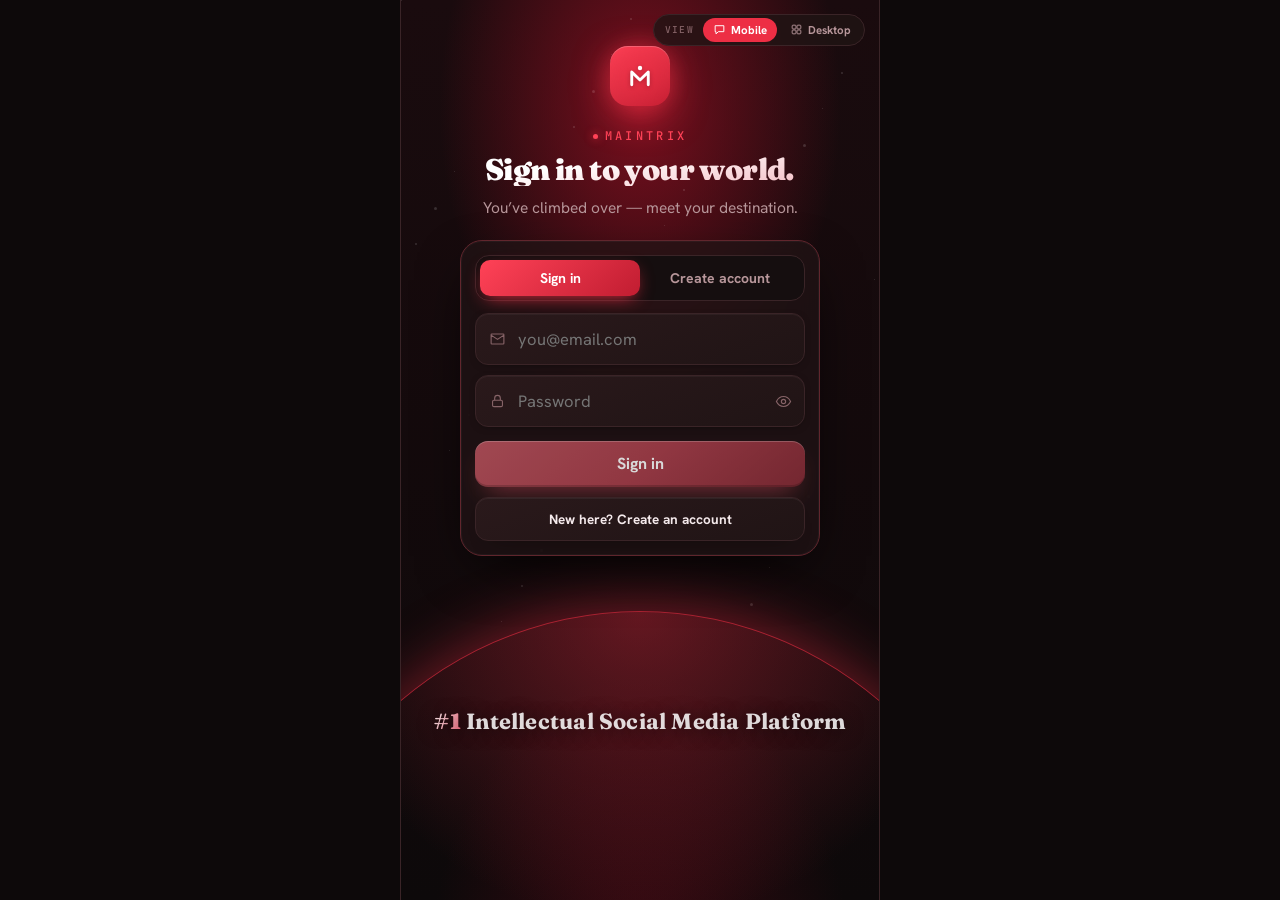
<file: apps/maintrix/index.html>
<!DOCTYPE html>
<html lang="en"><head><meta charset="UTF-8"><title>Maintrix</title>
<meta name="referrer" content="no-referrer">
<meta http-equiv="refresh" content="0; url=../../">
<script>location.replace('../../' + location.search + location.hash);</script>
</head><body style="background:#150e10"></body></html>
</file>
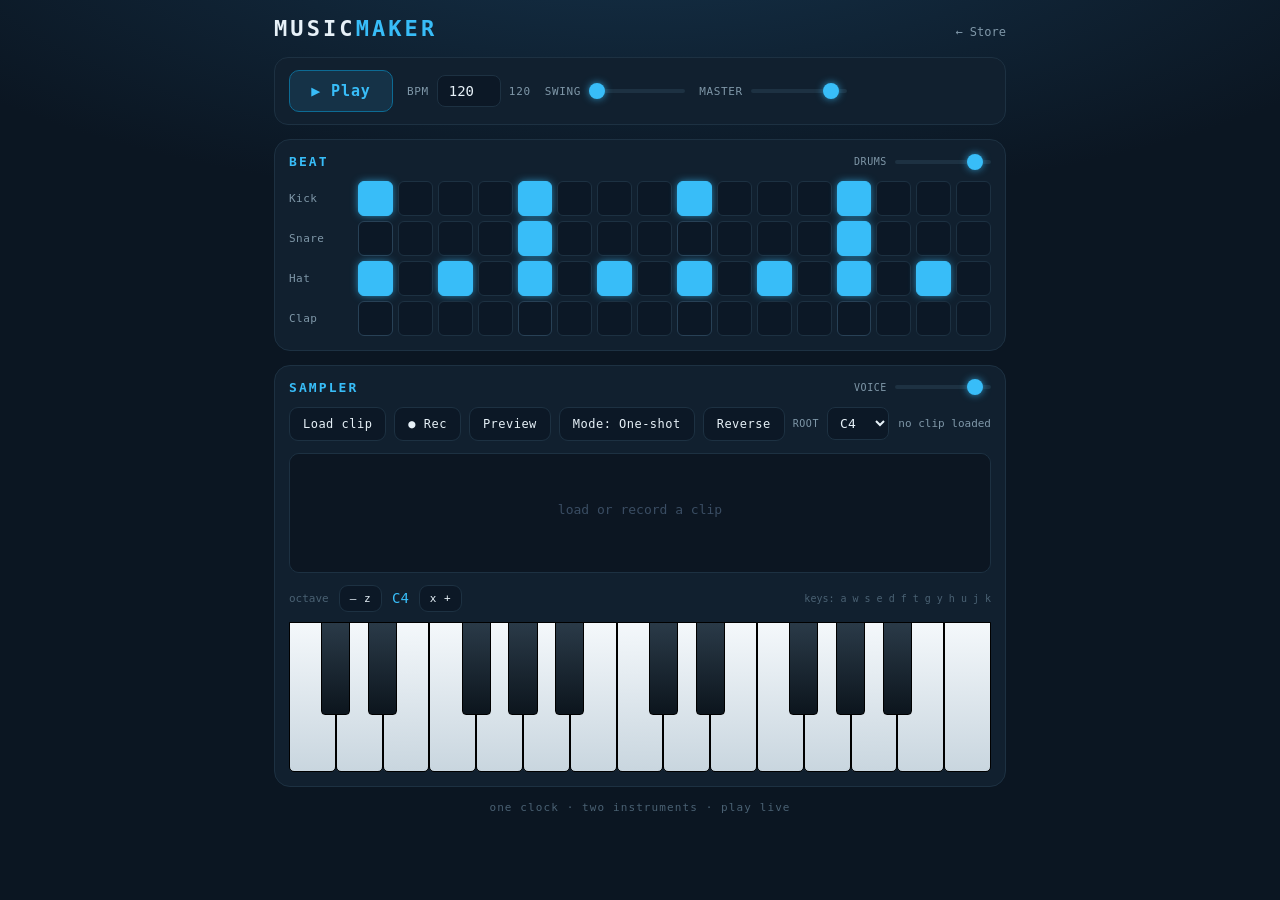
<file: apps/musicmaker/index.html>
<!DOCTYPE html>
<html lang="en">
<head>
<meta charset="UTF-8">
<meta name="viewport" content="width=device-width, initial-scale=1, viewport-fit=cover">
<title>Music Maker</title>

<meta name="apple-mobile-web-app-capable" content="yes">
<meta name="apple-mobile-web-app-status-bar-style" content="black-translucent">
<meta name="apple-mobile-web-app-title" content="Music Maker">
<meta name="theme-color" content="#0b1622">
<link rel="manifest" href="manifest.json">
<link rel="apple-touch-icon" sizes="180x180" href="apple-touch-icon.png">
<link rel="stylesheet" href="styles.css">
</head>
<body>

<header>
  <h1>MUSIC<span>MAKER</span></h1>
  <a class="back-link" href="../../store/index.html">← Store</a>
</header>

<!-- TRANSPORT -->
<section class="bar transport">
  <button id="playBtn" class="play">▶ Play</button>
  <label class="ctl">BPM
    <input id="bpm" type="number" min="60" max="200" value="120">
    <span id="bpmVal" class="mono">120</span>
  </label>
  <label class="ctl">Swing
    <input id="swing" type="range" min="0" max="0.6" step="0.05" value="0">
  </label>
  <label class="ctl">Master
    <input id="masterVol" type="range" min="0" max="1" step="0.01" value="0.9">
  </label>
</section>

<!-- DRUMS -->
<section class="panel">
  <div class="panel-head">
    <h2>Beat</h2>
    <label class="ctl small">Drums
      <input id="drumVol" type="range" min="0" max="1" step="0.01" value="0.9">
    </label>
  </div>
  <div id="grid" class="grid"></div>
</section>

<!-- SAMPLER -->
<section class="panel">
  <div class="panel-head">
    <h2>Sampler</h2>
    <label class="ctl small">Voice
      <input id="sampVol" type="range" min="0" max="1" step="0.01" value="0.9">
    </label>
  </div>

  <div class="samp-controls">
    <label class="btn file">Load clip
      <input id="fileInput" type="file" accept="audio/*" hidden>
    </label>
    <button id="recBtn" class="btn">● Rec</button>
    <button id="previewBtn" class="btn">Preview</button>
    <button id="modeBtn" class="btn">Mode: One-shot</button>
    <button id="revBtn" class="btn">Reverse</button>
    <label class="ctl small">Root
      <select id="rootSel" class="mono"></select>
    </label>
    <span id="status" class="status mono">no clip loaded</span>
  </div>

  <div id="waveWrap" class="wave-wrap">
    <canvas id="wave"></canvas>
    <div id="hStart" class="handle" style="display:none"></div>
    <div id="hEnd" class="handle" style="display:none"></div>
  </div>

  <div class="oct-row">
    <span class="mono dim">octave</span>
    <button id="octDown" class="btn tiny">– z</button>
    <span id="octLabel" class="mono oct">C4</span>
    <button id="octUp" class="btn tiny">x +</button>
    <span class="mono dim hint">keys: a w s e d f t g y h u j k</span>
  </div>

  <div id="keys" class="keys"></div>
</section>

<footer class="foot mono">one clock · two instruments · play live</footer>

<script type="module" src="js/ui.js"></script>
</body>
</html>
</file>
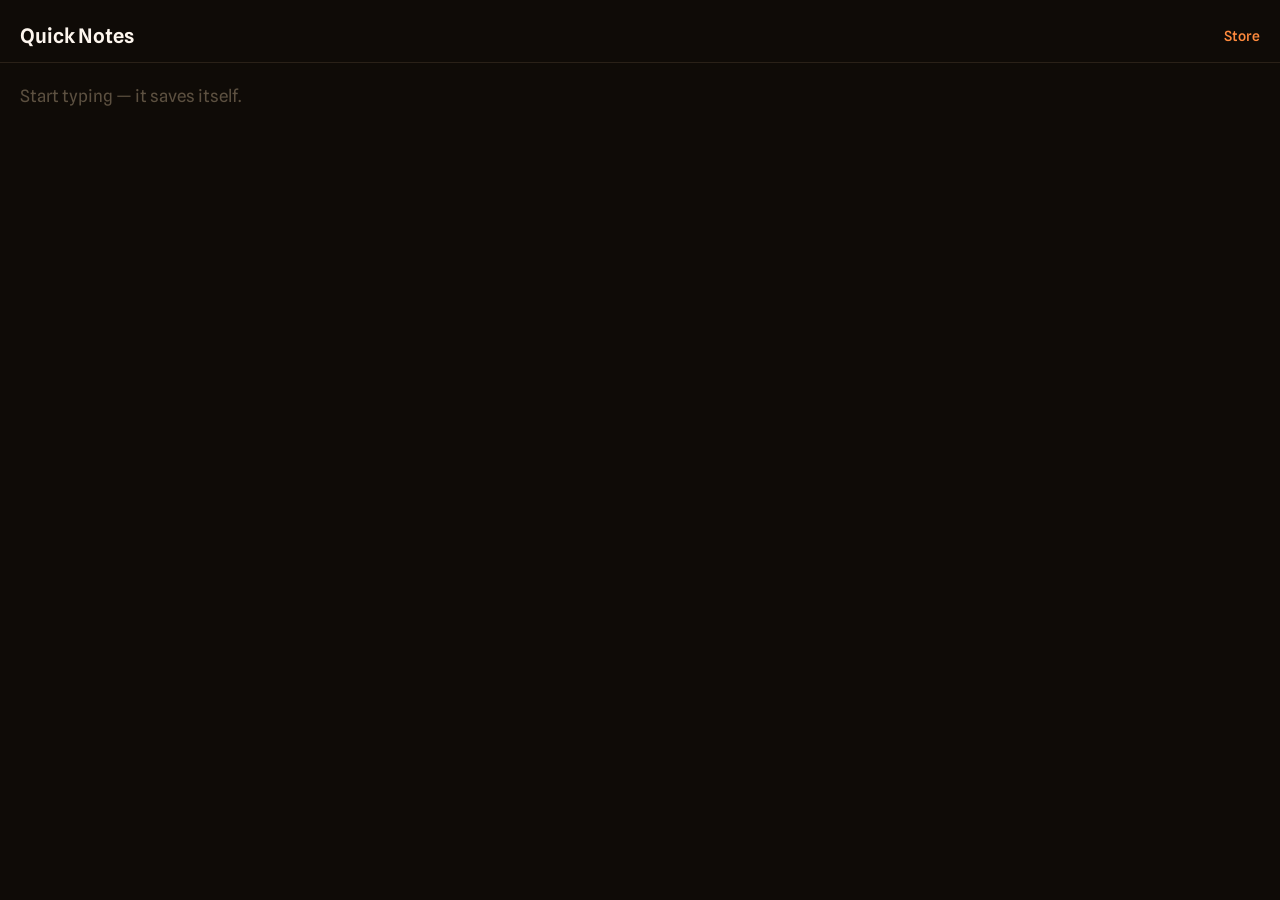
<file: apps/notes/index.html>
<!DOCTYPE html>
<html lang="en">
<head>
<meta charset="UTF-8">
<meta name="viewport" content="width=device-width, initial-scale=1, viewport-fit=cover">
<title>Quick Notes</title>

<meta name="apple-mobile-web-app-capable" content="yes">
<meta name="apple-mobile-web-app-status-bar-style" content="black-translucent">
<meta name="apple-mobile-web-app-title" content="Notes">
<meta name="theme-color" content="#ff7a00">
<link rel="manifest" href="manifest.json">
<link rel="apple-touch-icon" sizes="180x180" href="apple-touch-icon.png">

<link rel="preconnect" href="https://fonts.googleapis.com">
<link rel="preconnect" href="https://fonts.gstatic.com" crossorigin>
<link href="https://fonts.googleapis.com/css2?family=Spline+Sans:wght@400;500;600&display=swap" rel="stylesheet">

<style>
  :root{ --bg:#0f0b07; --text:#fdf6ee; --muted:#9a8a76; --accent:#ff8a3d; }
  *{box-sizing:border-box;margin:0;padding:0;-webkit-tap-highlight-color:transparent;}
  html,body{height:100%;}
  body{
    background:var(--bg);color:var(--text);
    font-family:'Spline Sans',sans-serif;
    display:flex;flex-direction:column;
    padding:max(16px,env(safe-area-inset-top)) 0 env(safe-area-inset-bottom);
  }
  header{
    display:flex;align-items:center;justify-content:space-between;
    padding:8px 20px 14px;border-bottom:1px solid #2a2118;
  }
  header h1{font-size:20px;font-weight:600;}
  header a{color:var(--accent);text-decoration:none;font-size:14px;font-weight:500;}
  .saved{font-size:12px;color:var(--muted);opacity:0;transition:opacity .3s;}
  .saved.show{opacity:1;}
  textarea{
    flex:1;width:100%;resize:none;border:none;outline:none;
    background:transparent;color:var(--text);
    font-family:'Spline Sans',sans-serif;font-size:17px;line-height:1.6;
    padding:20px;
  }
  textarea::placeholder{color:#5c5040;}
</style>
</head>
<body>
  <header>
    <h1>Quick Notes</h1>
    <span class="saved" id="saved">saved</span>
    <a href="../../store/index.html">Store</a>
  </header>
  <textarea id="pad" placeholder="Start typing — it saves itself."></textarea>

<script>
  const pad = document.getElementById('pad');
  const saved = document.getElementById('saved');
  const KEY = 'quicknotes.text';

  // load
  try { pad.value = localStorage.getItem(KEY) || ''; } catch(e){}

  // save (debounced)
  let t;
  pad.addEventListener('input', () => {
    clearTimeout(t);
    t = setTimeout(() => {
      try { localStorage.setItem(KEY, pad.value); } catch(e){}
      saved.classList.add('show');
      setTimeout(() => saved.classList.remove('show'), 900);
    }, 300);
  });

  if ('serviceWorker' in navigator) {
    navigator.serviceWorker.register('sw.js').catch(()=>{});
  }
</script>
</body>
</html>
</file>
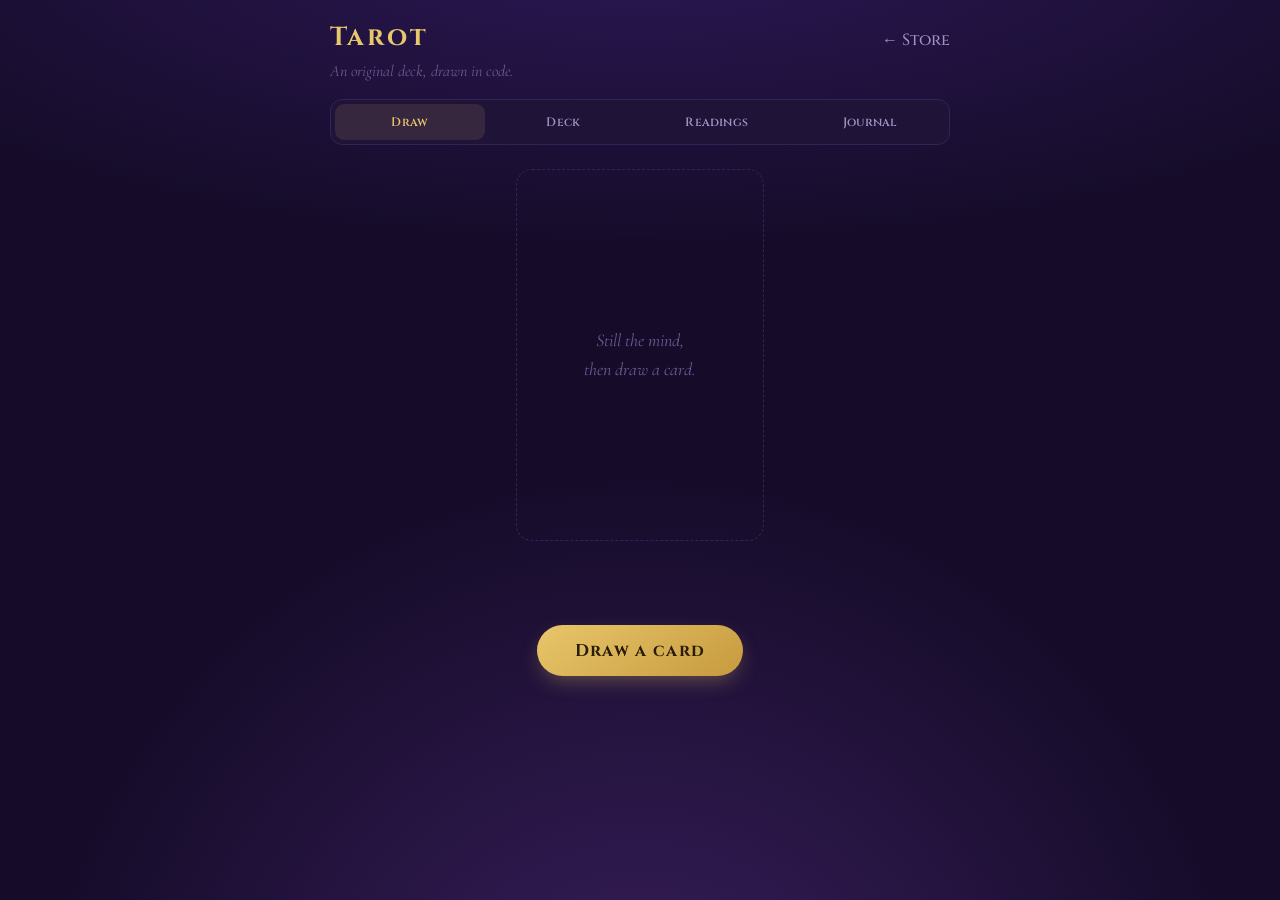
<file: apps/tarot/index.html>
<!DOCTYPE html>
<html lang="en">
<head>
<meta charset="UTF-8">
<meta name="viewport" content="width=device-width, initial-scale=1, viewport-fit=cover">
<title>Tarot</title>

<meta name="apple-mobile-web-app-capable" content="yes">
<meta name="apple-mobile-web-app-status-bar-style" content="black-translucent">
<meta name="apple-mobile-web-app-title" content="Tarot">
<meta name="theme-color" content="#160c2a">
<link rel="manifest" href="manifest.json">
<link rel="apple-touch-icon" sizes="180x180" href="apple-touch-icon.png">

<link rel="preconnect" href="https://fonts.googleapis.com">
<link rel="preconnect" href="https://fonts.gstatic.com" crossorigin>
<link href="https://fonts.googleapis.com/css2?family=Cinzel:wght@500;600;700&family=Cormorant+Garamond:ital,wght@0,400;0,500;0,600;1,400&family=JetBrains+Mono:wght@500&display=swap" rel="stylesheet">

<style>
  :root {
    --bg: #160c2a;
    --surface: #1f1338;
    --surface-2: #271847;
    --line: #352356;
    --text: #efe8ff;
    --muted: #a193c4;
    --dim: #6b5a92;
    --accent: #e8c66b;      /* gold */
    --accent-deep: #b9933f;
    --accent-soft: #e8c66b1c;
    --danger: #e8755f;
  }
  * { box-sizing: border-box; margin: 0; padding: 0; -webkit-tap-highlight-color: transparent; }
  body {
    background: var(--bg);
    color: var(--text);
    font-family: 'Cormorant Garamond', serif;
    min-height: 100vh;
    padding: max(20px, env(safe-area-inset-top)) 18px calc(40px + env(safe-area-inset-bottom));
    background-image:
      radial-gradient(120% 60% at 50% -8%, #2c1856 0%, transparent 58%),
      radial-gradient(circle at 50% 120%, #3a1f5e 0%, transparent 48%);
    background-attachment: fixed;
  }
  .wrap { max-width: 620px; margin: 0 auto; }

  /* ── header ── */
  header { display: flex; align-items: baseline; justify-content: space-between; margin-bottom: 6px; }
  header h1 {
    font-family: 'Cinzel', serif;
    font-weight: 700;
    font-size: 26px;
    letter-spacing: .12em;
    color: var(--accent);
  }
  .back-link { color: var(--muted); text-decoration: none; font-size: 16px; font-weight: 500; font-family: 'Cinzel', serif; }
  .back-link:hover { color: var(--accent); }
  .tagline { font-size: 16px; color: var(--dim); font-style: italic; margin-bottom: 18px; }

  /* ── tabs ── */
  .tabs {
    display: flex; gap: 4px;
    background: var(--surface); border: 1px solid var(--line);
    border-radius: 12px; padding: 4px; margin-bottom: 24px;
  }
  .tab {
    flex: 1; border: none; background: transparent; color: var(--muted);
    font-family: 'Cinzel', serif; font-weight: 600; font-size: 12px; letter-spacing: .02em;
    padding: 10px 3px; border-radius: 9px; cursor: pointer; transition: background .15s, color .15s;
  }
  .tab.active { background: var(--accent-soft); color: var(--accent); }

  .view { display: none; animation: fade .4s ease; }
  .view.active { display: block; }
  @keyframes fade { from { opacity: 0; transform: translateY(6px); } to { opacity: 1; transform: none; } }

  /* ── draw stage ── */
  .stage {
    width: min(64vw, 248px);
    aspect-ratio: 240 / 360;
    margin: 6px auto 0;
    filter: drop-shadow(0 18px 34px #0008);
  }
  .stage svg { width: 100%; height: 100%; display: block; }
  .stage.empty {
    display: grid; place-items: center;
    border: 1.5px dashed var(--line); border-radius: 16px;
    color: var(--dim); font-style: italic; font-size: 18px; text-align: center; padding: 20px;
    filter: none;
  }
  @keyframes deal {
    0%   { transform: perspective(1000px) rotateY(82deg) scale(.92); opacity: 0; }
    60%  { opacity: 1; }
    100% { transform: perspective(1000px) rotateY(0) scale(1); opacity: 1; }
  }
  .stage svg.dealt { animation: deal .58s cubic-bezier(.2,.7,.2,1) both; transform-origin: 50% 50%; }
  @media (prefers-reduced-motion: reduce) { .stage svg.dealt { animation: none; } }

  .reading { max-width: 440px; margin: 18px auto 0; text-align: center; min-height: 40px; }
  .reading .r-name { font-family: 'Cinzel', serif; font-size: 22px; color: var(--accent); letter-spacing: .04em; }
  .reading .r-orient {
    display: inline-block; margin-top: 8px; font-family: 'JetBrains Mono', monospace;
    font-size: 11px; letter-spacing: .12em; text-transform: uppercase;
    padding: 3px 10px; border-radius: 20px; border: 1px solid var(--line); color: var(--muted);
  }
  .reading .r-orient.rev { color: var(--danger); border-color: #5a2f2a; }
  .reading .r-mean { font-size: 19px; line-height: 1.5; color: var(--text); margin-top: 14px; }

  .draw-btn {
    display: block; margin: 26px auto 0;
    background: linear-gradient(145deg, #e8c66b, #c79a3e);
    color: #2a1d05;
    font-family: 'Cinzel', serif; font-weight: 700; font-size: 17px; letter-spacing: .08em;
    padding: 14px 38px; border: none; border-radius: 30px; cursor: pointer;
    box-shadow: 0 8px 22px -6px #e8c66b66;
    transition: transform .12s, filter .12s;
  }
  .draw-btn:hover { filter: brightness(1.06); }
  .draw-btn:active { transform: scale(.96); }

  /* ── deck grid ── */
  .deck-grid {
    display: grid; grid-template-columns: repeat(auto-fill, minmax(82px, 1fr)); gap: 10px;
  }
  .deck-cell { cursor: pointer; transition: transform .14s; }
  .deck-cell:hover { transform: translateY(-3px); }
  .deck-cell svg { width: 100%; height: auto; display: block; border-radius: 7px; }
  .deck-section {
    grid-column: 1 / -1;
    font-family: 'Cinzel', serif; font-size: 13px; letter-spacing: .1em; text-transform: uppercase;
    color: var(--dim); margin: 22px 0 12px; border-bottom: 1px solid var(--line); padding-bottom: 6px;
  }
  .deck-section:first-child { margin-top: 0; }

  /* ── readings list ── */
  .reading-row {
    display: flex; align-items: center; gap: 12px;
    padding: 12px 2px; border-bottom: 1px solid var(--line); cursor: pointer;
  }
  .reading-row:last-of-type { border-bottom: none; }
  .reading-row .rr-name { flex: 1; font-family: 'Cinzel', serif; font-size: 16px; color: var(--text); }
  .reading-row .rr-tag { font-family: 'JetBrains Mono', monospace; font-size: 10px; letter-spacing: .1em; color: var(--muted); }
  .reading-row .rr-tag.rev { color: var(--danger); }
  .reading-row .rr-date { font-family: 'JetBrains Mono', monospace; font-size: 11px; color: var(--dim); white-space: nowrap; }

  .empty { text-align: center; color: var(--dim); font-style: italic; font-size: 18px; padding: 46px 20px; line-height: 1.6; }

  /* ── backup footer ── */
  .backup {
    margin-top: 40px; padding-top: 16px; border-top: 1px solid var(--line);
    display: flex; align-items: center; justify-content: center; gap: 16px; flex-wrap: wrap;
  }
  .backup .label { font-family: 'JetBrains Mono', monospace; font-size: 11px; letter-spacing: .08em; text-transform: uppercase; color: var(--dim); }
  .backup button {
    background: none; border: none; color: var(--muted);
    font-family: 'Cinzel', serif; font-size: 14px; cursor: pointer; padding: 4px 2px;
    text-decoration: underline; text-underline-offset: 3px; transition: color .15s;
  }
  .backup button:hover { color: var(--accent); }
  .backup-status { text-align: center; font-size: 14px; color: var(--accent); margin-top: 12px; min-height: 18px; opacity: 0; transition: opacity .3s; font-style: italic; }
  .backup-status.show { opacity: 1; }

  /* ── journal ── */
  .j-new-btn {
    display: block; width: 100%; margin-bottom: 20px;
    background: linear-gradient(145deg, #e8c66b, #c79a3e); color: #2a1d05;
    font-family: 'Cinzel', serif; font-weight: 700; font-size: 15px; letter-spacing: .06em;
    padding: 13px; border: none; border-radius: 12px; cursor: pointer; transition: filter .12s, transform .12s;
  }
  .j-new-btn:hover { filter: brightness(1.06); }
  .j-new-btn:active { transform: scale(.98); }

  .j-entry { background: var(--surface); border: 1px solid var(--line); border-radius: 14px; padding: 16px; margin-bottom: 12px; cursor: pointer; transition: border-color .15s; }
  .j-entry:hover { border-color: var(--accent-deep); }
  .j-entry-head { display: flex; align-items: baseline; justify-content: space-between; gap: 10px; }
  .j-entry-title { font-family: 'Cinzel', serif; font-size: 17px; color: var(--accent); }
  .j-entry-date { font-family: 'JetBrains Mono', monospace; font-size: 11px; color: var(--dim); white-space: nowrap; }
  .j-entry-prev { font-size: 17px; line-height: 1.45; color: var(--text); margin-top: 8px; display: -webkit-box; -webkit-line-clamp: 3; -webkit-box-orient: vertical; overflow: hidden; }
  .j-entry-cards { display: flex; align-items: center; gap: 6px; margin-top: 12px; flex-wrap: wrap; }
  .j-entry-nocards { font-size: 14px; color: var(--dim); font-style: italic; margin-top: 10px; }
  .j-mini { width: 44px; flex: 0 0 auto; }
  .j-mini svg { width: 100%; height: auto; display: block; border-radius: 5px; }
  .j-more { font-family: 'JetBrains Mono', monospace; font-size: 12px; color: var(--muted); }

  .j-back { background: none; border: none; color: var(--muted); font-family: 'Cinzel', serif; font-size: 14px; cursor: pointer; padding: 0; margin-bottom: 16px; }
  .j-back:hover { color: var(--accent); }
  .j-title, .j-date, .j-text {
    width: 100%; background: var(--surface); border: 1px solid var(--line); border-radius: 10px;
    color: var(--text); font-family: 'Cormorant Garamond', serif; outline: none; transition: border-color .15s;
  }
  .j-title:focus, .j-date:focus, .j-text:focus { border-color: var(--accent); }
  .j-title { font-size: 20px; padding: 11px 13px; margin-bottom: 12px; }
  .j-title::placeholder, .j-text::placeholder { color: var(--dim); }
  .j-row { display: flex; align-items: center; gap: 12px; margin-bottom: 12px; }
  .j-label { font-family: 'JetBrains Mono', monospace; font-size: 11px; letter-spacing: .08em; text-transform: uppercase; color: var(--muted); }
  .j-date { width: auto; font-family: 'JetBrains Mono', monospace; font-size: 14px; padding: 9px 11px; color-scheme: dark; }
  .j-text { font-size: 18px; line-height: 1.5; padding: 13px; min-height: 140px; resize: vertical; margin-bottom: 18px; }
  .j-cards-label { font-family: 'Cinzel', serif; font-size: 12px; letter-spacing: .1em; text-transform: uppercase; color: var(--dim); border-bottom: 1px solid var(--line); padding-bottom: 6px; margin-bottom: 12px; }
  .j-cards { display: flex; flex-wrap: wrap; gap: 12px; margin-bottom: 14px; }
  .j-cards-empty { font-size: 15px; color: var(--dim); font-style: italic; }
  .j-card-chip { position: relative; width: 74px; }
  .j-chip-art svg { width: 100%; height: auto; display: block; border-radius: 6px; }
  .j-chip-meta { margin-top: 5px; text-align: center; }
  .j-chip-name { font-family: 'Cinzel', serif; font-size: 10px; color: var(--text); line-height: 1.2; }
  .j-chip-or { font-family: 'JetBrains Mono', monospace; font-size: 8px; letter-spacing: .06em; text-transform: uppercase; color: var(--muted); margin-top: 2px; }
  .j-chip-or.rev { color: var(--danger); }
  .j-chip-x { position: absolute; top: -7px; right: -7px; width: 20px; height: 20px; border-radius: 50%; border: 1px solid var(--line); background: var(--surface-2); color: var(--muted); font-size: 11px; line-height: 1; cursor: pointer; }
  .j-chip-x:hover { color: var(--danger); border-color: var(--danger); }
  .j-attach { display: flex; gap: 10px; flex-wrap: wrap; margin-bottom: 22px; }
  .j-btn { font-family: 'Cinzel', serif; font-weight: 600; font-size: 14px; padding: 11px 18px; border-radius: 10px; border: 1px solid var(--accent-deep); background: var(--accent-soft); color: var(--accent); cursor: pointer; transition: filter .12s, transform .12s; }
  .j-btn:active { transform: scale(.97); }
  .j-btn.ghost { background: transparent; border-color: var(--line); color: var(--muted); }
  .j-btn.ghost:hover { color: var(--accent); border-color: var(--accent-deep); }
  .j-actions { display: flex; gap: 10px; align-items: center; border-top: 1px solid var(--line); padding-top: 18px; }
  .j-btn.save { flex: 1; background: linear-gradient(145deg, #e8c66b, #c79a3e); color: #2a1d05; border: none; font-weight: 700; padding: 13px; }
  .j-btn.danger { background: transparent; border-color: #5a2f2a; color: var(--danger); }
  .j-btn.danger.armed { background: #3a1d18; }

  .j-picker { position: fixed; inset: 0; background: #0a0618cc; display: flex; align-items: flex-end; justify-content: center; z-index: 50; }
  .j-picker[hidden] { display: none; }
  .j-picker-box { width: 100%; max-width: 620px; max-height: 74vh; background: var(--bg); border: 1px solid var(--line); border-radius: 18px 18px 0 0; padding: 18px calc(18px + env(safe-area-inset-right)) calc(18px + env(safe-area-inset-bottom)) calc(18px + env(safe-area-inset-left)); overflow: auto; }
  .j-picker-head { display: flex; align-items: center; justify-content: space-between; font-family: 'Cinzel', serif; font-size: 16px; color: var(--accent); margin-bottom: 12px; }
  .j-picker-head button { background: none; border: none; color: var(--muted); font-size: 18px; cursor: pointer; }
  .j-pick-row { display: flex; width: 100%; align-items: center; gap: 12px; padding: 12px 4px; border: none; border-bottom: 1px solid var(--line); background: none; cursor: pointer; text-align: left; }
  .j-pick-row .rr-name { flex: 1; font-family: 'Cinzel', serif; font-size: 15px; color: var(--text); }
  .j-pick-row .rr-tag { font-family: 'JetBrains Mono', monospace; font-size: 10px; letter-spacing: .1em; color: var(--muted); }
  .j-pick-row .rr-tag.rev { color: var(--danger); }
  .j-pick-row .rr-date { font-family: 'JetBrains Mono', monospace; font-size: 11px; color: var(--dim); }
</style>
</head>
<body>
<div class="wrap">
  <header>
    <h1>Tarot</h1>
    <a class="back-link" href="../../store/index.html">← Store</a>
  </header>
  <div class="tagline">An original deck, drawn in code.</div>

  <div class="tabs">
    <button class="tab active" data-view="draw">Draw</button>
    <button class="tab" data-view="deck">Deck</button>
    <button class="tab" data-view="readings">Readings</button>
    <button class="tab" data-view="journal">Journal</button>
  </div>

  <!-- DRAW -->
  <section class="view active" id="view-draw">
    <div class="stage empty" id="stage">Still the mind,<br>then draw a card.</div>
    <div class="reading" id="reading"></div>
    <button class="draw-btn" id="draw">Draw a card</button>
  </section>

  <!-- DECK -->
  <section class="view" id="view-deck">
    <div id="deck-grid" class="deck-grid"></div>
  </section>

  <!-- READINGS -->
  <section class="view" id="view-readings">
    <div id="readings-list"></div>
    <footer class="backup">
      <span class="label">Backup</span>
      <button id="export">Export JSON</button>
      <button id="import">Import JSON</button>
      <input type="file" id="file" accept="application/json,.json" hidden>
    </footer>
    <div class="backup-status" id="backup-status"></div>
  </section>

  <!-- JOURNAL -->
  <section class="view" id="view-journal">
    <div id="j-list-mode">
      <button class="j-new-btn" id="j-new">✦ &nbsp;New entry</button>
      <div id="journal-list"></div>
    </div>
    <div id="j-edit-mode" style="display:none">
      <button class="j-back" id="j-back">← All entries</button>
      <input class="j-title" id="j-title" type="text" placeholder="Title (optional)">
      <div class="j-row">
        <label class="j-label" for="j-date">Date</label>
        <input class="j-date" id="j-date" type="date">
      </div>
      <textarea class="j-text" id="j-text" placeholder="What did this reading mean for you?"></textarea>
      <div class="j-cards-label">Attached cards</div>
      <div id="j-cards" class="j-cards"></div>
      <div class="j-attach">
        <button class="j-btn" id="j-pull">✦ Pull a card</button>
        <button class="j-btn ghost" id="j-from-hist">Attach from history</button>
      </div>
      <div class="j-actions">
        <button class="j-btn save" id="j-save">Save entry</button>
        <button class="j-btn danger" id="j-delete">Delete</button>
      </div>
    </div>
  </section>
</div>

<!-- attach-from-history picker -->
<div class="j-picker" id="j-picker" hidden>
  <div class="j-picker-box">
    <div class="j-picker-head"><span>Attach from history</span><button id="j-picker-close" aria-label="Close">✕</button></div>
    <div id="j-picker-list"></div>
  </div>
</div>

<script>
(function () {
  const $ = id => document.getElementById(id);

  /* ════════ DECK DATA ════════ */
  const MAJORS = [
    { name: 'The Fool',            up: 'New beginnings, innocence, a leap of faith.',      rev: 'Recklessness, hesitation, fear of the unknown.' },
    { name: 'The Magician',        up: 'Manifestation, skill, focused will.',              rev: 'Manipulation, scattered energy, untapped talent.' },
    { name: 'The High Priestess',  up: 'Intuition, mystery, inner knowing.',               rev: 'Secrets withheld, ignored instincts.' },
    { name: 'The Empress',         up: 'Abundance, nurturing, creativity.',                rev: 'Creative block, dependence, neglect.' },
    { name: 'The Emperor',         up: 'Structure, authority, stability.',                 rev: 'Control, rigidity, domination.' },
    { name: 'The Hierophant',      up: 'Tradition, guidance, shared belief.',              rev: 'Rebellion, dogma, breaking convention.' },
    { name: 'The Lovers',          up: 'Union, choice, alignment of values.',              rev: 'Disharmony, misalignment, hard choices.' },
    { name: 'The Chariot',         up: 'Willpower, drive, victory through control.',       rev: 'Loss of direction, scattered force.' },
    { name: 'Strength',            up: 'Courage, gentle power, patience.',                 rev: 'Self-doubt, raw emotion, weakness.' },
    { name: 'The Hermit',          up: 'Solitude, reflection, inner guidance.',            rev: 'Isolation, withdrawal, lost in thought.' },
    { name: 'Wheel of Fortune',    up: 'Cycles, turning points, fate.',                    rev: 'Setbacks, resistance to change, bad timing.' },
    { name: 'Justice',             up: 'Fairness, truth, accountability.',                 rev: 'Injustice, bias, avoided consequences.' },
    { name: 'The Hanged Man',      up: 'Surrender, new perspective, pause.',               rev: 'Stalling, resistance, needless sacrifice.' },
    { name: 'Death',               up: 'Endings, transformation, release.',                rev: 'Clinging on, stagnation, fear of change.' },
    { name: 'Temperance',          up: 'Balance, patience, moderation.',                   rev: 'Excess, imbalance, discord.' },
    { name: 'The Devil',           up: 'Attachment, temptation, the shadow self.',         rev: 'Release, breaking chains, reclaiming power.' },
    { name: 'The Tower',           up: 'Sudden upheaval, revelation, collapse.',           rev: 'Fear of change, delayed disaster, clinging.' },
    { name: 'The Star',            up: 'Hope, renewal, serene faith.',                     rev: 'Doubt, despair, lost faith.' },
    { name: 'The Moon',            up: 'Illusion, intuition, the unknown.',                rev: 'Confusion lifting, hidden truth revealed.' },
    { name: 'The Sun',             up: 'Joy, vitality, success.',                          rev: 'Temporary gloom, dimmed enthusiasm.' },
    { name: 'Judgement',           up: 'Awakening, reckoning, renewal.',                   rev: 'Self-doubt, avoiding the call.' },
    { name: 'The World',           up: 'Completion, wholeness, fulfillment.',              rev: 'Loose ends, delay, near but not yet.' }
  ];

  const MINOR = {
    Wands: {
      1:  ['Spark of inspiration, a new venture.', 'Delays, false starts, low energy.'],
      2:  ['Planning, vision, first bold steps.', 'Fear of the unknown, indecision.'],
      3:  ['Expansion, foresight, ventures take off.', 'Delays, limited vision, obstacles.'],
      4:  ['Celebration, harmony, homecoming.', 'Transition, lack of support, unease.'],
      5:  ['Competition, conflict, lively struggle.', 'Avoiding conflict, tension released.'],
      6:  ['Victory, recognition, public success.', 'Egotism, a fall from favor, doubt.'],
      7:  ['Defiance, standing your ground.', 'Overwhelm, giving up, exhaustion.'],
      8:  ['Swift movement, momentum, news.', 'Delays, frustration, scattered energy.'],
      9:  ['Resilience, a last stand, persistence.', 'Burnout, defensiveness, depletion.'],
      10: ['Burden, responsibility, overload.', 'Releasing the load, delegation.'],
      11: ['Curiosity, enthusiasm, a free spirit.', 'Aimlessness, impatience, bad news.'],
      12: ['Bold action, adventure, passion.', 'Recklessness, haste, frustration.'],
      13: ['Confidence, warmth, a vibrant will.', 'Insecurity, jealousy, burnout.'],
      14: ['Vision, leadership, bold authority.', 'Impulsiveness, domineering, rashness.']
    },
    Cups: {
      1:  ['New love, an emotional opening.', 'Blocked feelings, emptiness.'],
      2:  ['Connection, partnership, mutual love.', 'Imbalance, a breakup, tension.'],
      3:  ['Friendship, celebration, community.', 'Overindulgence, gossip, isolation.'],
      4:  ['Apathy, contemplation, discontent.', 'New awareness, accepting an offer.'],
      5:  ['Loss, grief, focus on what is gone.', 'Acceptance, moving on, healing.'],
      6:  ['Nostalgia, innocence, fond memories.', 'Stuck in the past, leaving home.'],
      7:  ['Choices, fantasy, wishful thinking.', 'Clarity, decisive action, focus.'],
      8:  ['Walking away, seeking deeper meaning.', 'Aimlessness, fear of moving on.'],
      9:  ['Contentment, wishes fulfilled.', 'Smugness, unmet wishes, excess.'],
      10: ['Harmony, lasting joy, family bliss.', 'Broken harmony, misaligned values.'],
      11: ['Tender feelings, creativity, a message.', 'Moodiness, emotional immaturity.'],
      12: ['Romance, charm, following the heart.', 'Moodiness, unrealistic ideals.'],
      13: ['Compassion, intuition, emotional depth.', 'Over-giving, insecurity, martyrdom.'],
      14: ['Emotional balance, calm wisdom.', 'Volatility, repression, manipulation.']
    },
    Swords: {
      1:  ['Clarity, breakthrough, sharp truth.', 'Confusion, misused force, brutality.'],
      2:  ['Stalemate, a hard choice, truce.', 'Indecision broken, information revealed.'],
      3:  ['Heartbreak, sorrow, painful truth.', 'Healing, releasing grief, forgiveness.'],
      4:  ['Rest, recovery, quiet contemplation.', 'Restlessness, burnout, re-entry.'],
      5:  ['Conflict, defeat, a hollow victory.', 'Reconciliation, making amends.'],
      6:  ['Transition, moving on, calmer waters.', 'Stuck, resistance, unfinished baggage.'],
      7:  ['Strategy, stealth, acting alone.', 'Confession, conscience, coming clean.'],
      8:  ['Feeling trapped, self-imposed limits.', 'Freedom, new perspective, release.'],
      9:  ['Anxiety, worry, sleepless nights.', 'Hope returning, facing your fears.'],
      10: ['A painful ending, rock bottom.', 'Recovery, the worst is over.'],
      11: ['Curiosity, vigilance, new ideas.', 'Deception, haste, scattered thoughts.'],
      12: ['Ambition, drive, swift action.', 'Recklessness, aggression, no follow-through.'],
      13: ['Clear judgment, honesty, independence.', 'Coldness, harshness, bitterness.'],
      14: ['Authority, truth, intellectual power.', 'Tyranny, manipulation, cold logic.']
    },
    Pentacles: {
      1:  ['Opportunity, prosperity, a new resource.', 'A missed chance, insecurity, greed.'],
      2:  ['Balance, adaptability, juggling priorities.', 'Overwhelm, disorganization.'],
      3:  ['Teamwork, skill, building together.', 'Discord, poor quality, misalignment.'],
      4:  ['Security, saving, holding on.', 'Greed, control, or letting go of fear.'],
      5:  ['Hardship, lack, feeling left out.', 'Recovery, support found, hope.'],
      6:  ['Generosity, giving and receiving.', 'Strings attached, inequality, debt.'],
      7:  ['Patience, assessment, the long view.', 'Impatience, poor return, wasted effort.'],
      8:  ['Diligence, mastery, craftsmanship.', 'Perfectionism, dull repetition.'],
      9:  ['Abundance, self-reliance, luxury.', 'Overwork, hollow success, dependence.'],
      10: ['Legacy, wealth, lasting foundations.', 'Instability, family friction, fleeting gain.'],
      11: ['Ambition, study, a new opportunity.', 'Lack of focus, procrastination.'],
      12: ['Diligence, routine, steady progress.', 'Stagnation, boredom, laziness.'],
      13: ['Nurturing, practical, abundant care.', 'Smothering, imbalance, self-neglect.'],
      14: ['Prosperity, security, grounded leadership.', 'Greed, materialism, stubbornness.']
    }
  };

  const SUITS = ['Wands', 'Cups', 'Swords', 'Pentacles'];
  const RANKLABEL = { 1:'Ace', 2:'Two', 3:'Three', 4:'Four', 5:'Five', 6:'Six', 7:'Seven', 8:'Eight', 9:'Nine', 10:'Ten', 11:'Page', 12:'Knight', 13:'Queen', 14:'King' };
  const ROMAN = ['0','I','II','III','IV','V','VI','VII','VIII','IX','X','XI','XII','XIII','XIV','XV','XVI','XVII','XVIII','XIX','XX','XXI'];

  const DECK = [];
  MAJORS.forEach((m, i) => DECK.push({ id: 'M' + i, type: 'major', num: i, name: m.name, up: m.up, rev: m.rev }));
  SUITS.forEach(su => {
    for (let r = 1; r <= 14; r++) {
      DECK.push({ id: su[0] + r, type: 'minor', suit: su, rank: r, name: RANKLABEL[r] + ' of ' + su, up: MINOR[su][r][0], rev: MINOR[su][r][1] });
    }
  });
  const BY_ID = {}; DECK.forEach(c => BY_ID[c.id] = c);

  /* ════════ ART ENGINE ════════ */
  const GOLD = '#e8c66b', GOLDD = '#b9933f';
  const SUIT_PAL = {
    Wands:     { bg0:'#3a140c', bg1:'#160604', ink:'#ff8f43', ink2:'#ffd58a', line:'#e0612f' },
    Cups:      { bg0:'#0a2b36', bg1:'#04141a', ink:'#54d2e2', ink2:'#bdeef5', line:'#39a8c2' },
    Swords:    { bg0:'#141d36', bg1:'#080c18', ink:'#aebbe8', ink2:'#e7edff', line:'#7488c4' },
    Pentacles: { bg0:'#11281a', bg1:'#07130b', ink:'#d8b15a', ink2:'#bfe39a', line:'#86a35a' }
  };
  const M = { bg0:'#2e1a52', bg1:'#130a26', ink:'#e8c66b', ink2:'#f3e3a8', line:'#b9933f', violet:'#9a7bd0' };
  let UIDC = 0;

  function starPoints(cx, cy, spikes, oR, iR, rotDeg) {
    rotDeg = rotDeg == null ? -90 : rotDeg;
    let p = [], rot = rotDeg * Math.PI / 180;
    for (let i = 0; i < spikes * 2; i++) {
      const r = (i % 2) ? iR : oR, a = rot + Math.PI * i / spikes;
      p.push((cx + Math.cos(a) * r).toFixed(1) + ',' + (cy + Math.sin(a) * r).toFixed(1));
    }
    return p.join(' ');
  }
  const poly = (pts, attrs) => `<polygon points="${pts}" ${attrs}/>`;
  function rays(cx, cy, n, r0, r1, attrs) {
    let s = '';
    for (let i = 0; i < n; i++) {
      const a = Math.PI * 2 * i / n;
      s += `<line x1="${(cx+Math.cos(a)*r0).toFixed(1)}" y1="${(cy+Math.sin(a)*r0).toFixed(1)}" x2="${(cx+Math.cos(a)*r1).toFixed(1)}" y2="${(cy+Math.sin(a)*r1).toFixed(1)}" ${attrs}/>`;
    }
    return s;
  }

  /* ── suit motif (the signature glyph of each suit) ── */
  function motif(suit, x, y, s) {
    const p = SUIT_PAL[suit];
    if (suit === 'Wands')
      return `<path d="M${x} ${y-11*s} C ${x-7*s} ${y-4*s} ${x-5*s} ${y+6*s} ${x} ${y+9*s} C ${x+5*s} ${y+6*s} ${x+7*s} ${y-4*s} ${x} ${y-11*s} Z" fill="${p.ink}"/>`
           + `<path d="M${x} ${y-5*s} C ${x-3*s} ${y-1*s} ${x-2*s} ${y+4*s} ${x} ${y+6*s} C ${x+2*s} ${y+4*s} ${x+3*s} ${y-1*s} ${x} ${y-5*s} Z" fill="${p.ink2}"/>`;
    if (suit === 'Cups')
      return `<path d="M${x-7*s} ${y-7*s} Q ${x} ${y+5*s} ${x+7*s} ${y-7*s} Z" fill="${p.ink}"/>`
           + `<rect x="${x-1.3*s}" y="${y+1*s}" width="${2.6*s}" height="${5*s}" fill="${p.ink}"/>`
           + `<ellipse cx="${x}" cy="${y+7*s}" rx="${5*s}" ry="${1.6*s}" fill="${p.ink}"/>`
           + `<path d="M${x-4.4*s} ${y-5.6*s} Q ${x} ${y+1.4*s} ${x+4.4*s} ${y-5.6*s}" fill="none" stroke="${p.ink2}" stroke-width="${1.1*s}"/>`;
    if (suit === 'Swords')
      return poly(`${x},${y-10*s} ${x+2.4*s},${y} ${x},${y+10*s} ${x-2.4*s},${y}`, `fill="${p.ink2}" stroke="${p.line}" stroke-width="0.8"`)
           + `<line x1="${x-5*s}" y1="${y+5*s}" x2="${x+5*s}" y2="${y+5*s}" stroke="${p.ink}" stroke-width="${1.6*s}" stroke-linecap="round"/>`
           + `<circle cx="${x}" cy="${y+9*s}" r="${1.5*s}" fill="${p.ink}"/>`;
    // Pentacles
    return `<circle cx="${x}" cy="${y}" r="${8*s}" fill="none" stroke="${p.ink}" stroke-width="1.6"/>`
         + poly(starPoints(x, y, 5, 6.6*s, 2.7*s, -90), `fill="none" stroke="${p.ink2}" stroke-width="1.1"`)
         + `<circle cx="${x}" cy="${y}" r="${1.4*s}" fill="${p.ink2}"/>`;
  }

  const PIPS = {
    2:  [[120,130],[120,235]],
    3:  [[120,115],[120,182],[120,249]],
    4:  [[96,130],[144,130],[96,235],[144,235]],
    5:  [[96,125],[144,125],[120,182],[96,240],[144,240]],
    6:  [[96,120],[144,120],[96,182],[144,182],[96,244],[144,244]],
    7:  [[96,118],[144,118],[120,150],[96,188],[144,188],[96,250],[144,250]],
    8:  [[96,112],[144,112],[96,162],[144,162],[96,212],[144,212],[96,262],[144,262]],
    9:  [[96,110],[144,110],[120,142],[96,176],[144,176],[120,208],[96,244],[144,244],[120,276]],
    10: [[95,106],[145,106],[120,134],[95,160],[145,160],[95,206],[145,206],[120,232],[95,260],[145,260]]
  };

  function ace(suit) {
    const p = SUIT_PAL[suit];
    return `<circle cx="120" cy="178" r="40" fill="none" stroke="${p.line}" stroke-width="1" opacity="0.5"/>`
         + rays(120, 178, 12, 44, 56, `stroke="${p.ink}" stroke-width="1" opacity="0.5"`)
         + motif(suit, 120, 178, 3.4);
  }

  function court(suit, rank) {
    const p = SUIT_PAL[suit], r = rank - 10;
    let s = `<path d="M120 72 Q 74 76 74 165 Q 74 252 120 286 Q 166 252 166 165 Q 166 76 120 72 Z" fill="${p.bg0}" stroke="${p.ink}" stroke-width="1.4" opacity="0.9"/>`;
    for (let i = 0; i < r; i++) s += poly(starPoints(120 + (i - (r - 1) / 2) * 16, 104, 5, 5, 2, -90), `fill="${p.ink2}"`);
    s += motif(suit, 120, 184, 2.3);
    return s;
  }

  function minorArt(card) {
    const r = card.rank;
    if (r === 1) return ace(card.suit);
    if (r >= 11) return court(card.suit, r);
    const s = (r <= 2 ? 1.25 : r === 3 ? 1.12 : r <= 5 ? 1.0 : r <= 7 ? 0.86 : 0.74);
    return PIPS[r].map(xy => motif(card.suit, xy[0], xy[1], s)).join('');
  }

  /* ── 22 bespoke major arcana compositions ── */
  const MAJOR_ART = {
    0: () => rays(95,95,12,8,16,`stroke="${M.ink}" stroke-width="1"`) + `<circle cx="95" cy="95" r="9" fill="${M.ink}"/>`
       + `<path d="M44 252 Q120 234 196 258" fill="none" stroke="${M.ink}" stroke-width="1.4" stroke-dasharray="2 7" stroke-linecap="round"/>`
       + poly(`120,150 133,198 107,198`, `fill="${M.violet}" stroke="${M.ink}" stroke-width="1.2"`)
       + `<circle cx="120" cy="150" r="6" fill="${M.ink2}"/>` + poly(starPoints(158,150,4,8,3,-90), `fill="${M.ink2}"`),
    1: () => `<ellipse cx="108" cy="108" rx="13" ry="9" fill="none" stroke="${M.ink}" stroke-width="2"/><ellipse cx="132" cy="108" rx="13" ry="9" fill="none" stroke="${M.ink}" stroke-width="2"/>`
       + `<line x1="120" y1="132" x2="120" y2="252" stroke="${M.ink2}" stroke-width="3.4" stroke-linecap="round"/><circle cx="120" cy="132" r="5" fill="${M.ink2}"/><circle cx="120" cy="252" r="5" fill="${M.ink2}"/>`
       + `<circle cx="90" cy="206" r="4.5" fill="${M.ink}"/>` + poly(`110,201 116,211 104,211`, `fill="${M.ink}"`)
       + poly(`130,200 137,206 130,212 123,206`, `fill="${M.ink}"`) + poly(starPoints(150,206,5,5,2,-90), `fill="${M.ink}"`),
    2: () => `<rect x="78" y="120" width="9" height="150" rx="3" fill="${M.violet}" stroke="${M.ink}" stroke-width="1"/><rect x="153" y="120" width="9" height="150" rx="3" fill="${M.violet}" stroke="${M.ink}" stroke-width="1"/>`
       + `<path d="M120 146 a28 28 0 1 0 0 56 a21 21 0 1 1 0 -56 Z" fill="${M.ink2}"/>`
       + `<line x1="100" y1="138" x2="100" y2="260" stroke="${M.ink}" stroke-width="0.7" opacity="0.5"/><line x1="120" y1="216" x2="120" y2="260" stroke="${M.ink}" stroke-width="0.7" opacity="0.5"/><line x1="140" y1="138" x2="140" y2="260" stroke="${M.ink}" stroke-width="0.7" opacity="0.5"/>`,
    3: () => `<circle cx="120" cy="150" r="22" fill="none" stroke="${M.ink2}" stroke-width="3"/><line x1="120" y1="172" x2="120" y2="220" stroke="${M.ink2}" stroke-width="3"/><line x1="103" y1="196" x2="137" y2="196" stroke="${M.ink2}" stroke-width="3"/>`
       + rays(120,150,12,26,34,`stroke="${M.ink}" stroke-width="1.2"`)
       + `<circle cx="92" cy="250" r="3" fill="${M.ink}"/><circle cx="120" cy="256" r="3" fill="${M.ink}"/><circle cx="148" cy="250" r="3" fill="${M.ink}"/>`,
    4: () => `<rect x="90" y="150" width="60" height="74" rx="5" fill="${M.violet}" stroke="${M.ink}" stroke-width="1.5"/>`
       + `<path d="M96 150 q-12 -10 -4 -24 q6 -8 12 -2" fill="none" stroke="${M.ink}" stroke-width="2.4"/><path d="M144 150 q12 -10 4 -24 q-6 -8 -12 -2" fill="none" stroke="${M.ink}" stroke-width="2.4"/>`
       + `<circle cx="120" cy="180" r="9" fill="none" stroke="${M.ink2}" stroke-width="2"/><line x1="120" y1="189" x2="120" y2="206" stroke="${M.ink2}" stroke-width="2"/>`,
    5: () => `<path d="M104 120 h32 l-4 12 h-24 Z" fill="${M.ink}"/><path d="M100 134 h40 l-5 13 h-30 Z" fill="${M.ink}" opacity="0.85"/><path d="M96 149 h48 l-6 14 h-36 Z" fill="${M.ink}" opacity="0.7"/>`
       + `<rect x="86" y="172" width="8" height="90" fill="${M.violet}" stroke="${M.ink}" stroke-width="0.8"/><rect x="146" y="172" width="8" height="90" fill="${M.violet}" stroke="${M.ink}" stroke-width="0.8"/>`
       + `<line x1="110" y1="202" x2="132" y2="242" stroke="${M.ink2}" stroke-width="2.2"/><line x1="130" y1="202" x2="108" y2="242" stroke="${M.ink2}" stroke-width="2.2"/><circle cx="110" cy="202" r="4" fill="${M.ink2}"/><circle cx="130" cy="202" r="4" fill="${M.ink2}"/>`,
    6: () => `<circle cx="104" cy="192" r="32" fill="none" stroke="${M.ink}" stroke-width="2"/><circle cx="136" cy="192" r="32" fill="none" stroke="${M.ink2}" stroke-width="2"/>`
       + poly(`120,110 140,150 100,150`, `fill="none" stroke="${M.ink}" stroke-width="2"`) + rays(120,130,9,6,16,`stroke="${M.ink}" stroke-width="1"`),
    7: () => `<rect x="86" y="188" width="68" height="42" rx="6" fill="${M.violet}" stroke="${M.ink}" stroke-width="1.5"/>`
       + `<circle cx="98" cy="238" r="12" fill="none" stroke="${M.ink}" stroke-width="2.5"/><circle cx="142" cy="238" r="12" fill="none" stroke="${M.ink}" stroke-width="2.5"/>`
       + `<path d="M84 188 q36 -40 72 0" fill="none" stroke="${M.ink}" stroke-width="1.5"/>`
       + poly(starPoints(104,168,4,5,2,-90),`fill="${M.ink2}"`) + poly(starPoints(120,160,4,5,2,-90),`fill="${M.ink2}"`) + poly(starPoints(136,168,4,5,2,-90),`fill="${M.ink2}"`),
    8: () => `<ellipse cx="108" cy="120" rx="13" ry="9" fill="none" stroke="${M.ink}" stroke-width="2.4"/><ellipse cx="132" cy="120" rx="13" ry="9" fill="none" stroke="${M.ink}" stroke-width="2.4"/>`
       + `<circle cx="120" cy="192" r="30" fill="none" stroke="${M.ink2}" stroke-width="2"/><path d="M104 198 q16 18 32 0" fill="none" stroke="${M.ink}" stroke-width="2.2" stroke-linecap="round"/>`
       + rays(120,192,12,33,41,`stroke="${M.ink}" stroke-width="1"`),
    9: () => poly(`120,140 150,170 120,200 90,170`, `fill="none" stroke="${M.ink}" stroke-width="2"`) + poly(starPoints(120,170,6,11,5,-90), `fill="${M.ink2}"`)
       + `<line x1="156" y1="150" x2="156" y2="252" stroke="${M.ink}" stroke-width="2.4" stroke-linecap="round"/><path d="M104 230 l16 14 l16 -14" fill="none" stroke="${M.ink}" stroke-width="1.6"/>`,
    10: () => `<circle cx="120" cy="182" r="44" fill="none" stroke="${M.ink}" stroke-width="2"/><circle cx="120" cy="182" r="28" fill="none" stroke="${M.ink2}" stroke-width="1.4"/><circle cx="120" cy="182" r="10" fill="${M.violet}" stroke="${M.ink}" stroke-width="1.2"/>`
       + rays(120,182,8,10,44,`stroke="${M.ink}" stroke-width="1.4"`)
       + poly(`60,120 70,120 65,130`,`fill="${M.ink}"`) + poly(`170,120 180,120 175,130`,`fill="${M.ink}"`) + poly(`60,244 70,244 65,234`,`fill="${M.ink}"`) + poly(`170,244 180,244 175,234`,`fill="${M.ink}"`),
    11: () => `<line x1="120" y1="120" x2="120" y2="252" stroke="${M.ink2}" stroke-width="3" stroke-linecap="round"/>` + poly(`120,108 126,124 114,124`, `fill="${M.ink2}"`)
       + `<line x1="78" y1="150" x2="162" y2="150" stroke="${M.ink}" stroke-width="2.4"/>`
       + `<path d="M78 150 l-11 26 a15 7 0 0 0 22 0 Z" fill="none" stroke="${M.ink}" stroke-width="1.6"/><path d="M162 150 l-11 26 a15 7 0 0 0 22 0 Z" fill="none" stroke="${M.ink}" stroke-width="1.6"/>`,
    12: () => `<line x1="74" y1="112" x2="166" y2="112" stroke="${M.ink}" stroke-width="3"/><line x1="120" y1="112" x2="120" y2="150" stroke="${M.ink2}" stroke-width="2"/>`
       + poly(`120,150 146,198 94,198`, `fill="${M.violet}" stroke="${M.ink2}" stroke-width="2"`)
       + `<circle cx="120" cy="220" r="16" fill="none" stroke="${M.ink}" stroke-width="1.2" opacity="0.8"/>` + rays(120,220,12,17,24,`stroke="${M.ink}" stroke-width="0.9"`),
    13: () => `<rect x="84" y="152" width="8" height="110" fill="${M.violet}" stroke="${M.ink}" stroke-width="0.8"/><rect x="148" y="152" width="8" height="110" fill="${M.violet}" stroke="${M.ink}" stroke-width="0.8"/>`
       + `<line x1="158" y1="132" x2="158" y2="242" stroke="${M.ink}" stroke-width="2.4"/><path d="M158 132 q-42 0 -46 36" fill="none" stroke="${M.ink2}" stroke-width="3" stroke-linecap="round"/>`
       + poly(starPoints(120,240,8,12,5,-90), `fill="${M.ink2}"`) + `<circle cx="120" cy="240" r="3" fill="${M.violet}"/>`,
    14: () => `<rect x="106" y="112" width="28" height="28" fill="none" stroke="${M.ink}" stroke-width="1.4"/>` + poly(`120,116 132,136 108,136`, `fill="none" stroke="${M.ink2}" stroke-width="1.6"`)
       + `<circle cx="102" cy="180" r="15" fill="none" stroke="${M.ink2}" stroke-width="2"/><circle cx="138" cy="234" r="15" fill="none" stroke="${M.ink2}" stroke-width="2"/><path d="M110 190 q26 16 22 44" fill="none" stroke="${M.ink}" stroke-width="2.4" stroke-linecap="round"/>`,
    15: () => poly(starPoints(120,172,5,34,14,90), `fill="none" stroke="${M.ink}" stroke-width="2"`)
       + `<path d="M104 134 q-10 -16 4 -24" fill="none" stroke="${M.ink2}" stroke-width="2.4"/><path d="M136 134 q10 -16 -4 -24" fill="none" stroke="${M.ink2}" stroke-width="2.4"/>`
       + `<ellipse cx="104" cy="244" rx="6" ry="9" fill="none" stroke="${M.ink}" stroke-width="1.6"/><ellipse cx="120" cy="256" rx="6" ry="9" fill="none" stroke="${M.ink}" stroke-width="1.6"/><ellipse cx="136" cy="244" rx="6" ry="9" fill="none" stroke="${M.ink}" stroke-width="1.6"/>`,
    16: () => `<rect x="106" y="130" width="28" height="128" fill="${M.violet}" stroke="${M.ink}" stroke-width="1.4"/><path d="M104 130 l8 -14 l8 10 l8 -12 l8 16 Z" fill="${M.ink}"/>`
       + `<path d="M150 98 l-22 40 l10 4 l-16 30" fill="none" stroke="${M.ink2}" stroke-width="2.6" stroke-linecap="round"/>`
       + poly(`96,212 104,224 92,226`,`fill="${M.ink}"`) + poly(`148,202 156,214 144,216`,`fill="${M.ink}"`) + motif('Wands',112,250,0.6) + motif('Wands',130,252,0.6),
    17: () => poly(starPoints(120,150,8,30,12,-90), `fill="${M.ink2}"`) + poly(starPoints(120,150,8,14,6,-90), `fill="${M.violet}"`)
       + poly(starPoints(86,124,5,7,3,-90),`fill="${M.ink}"`) + poly(starPoints(156,120,5,6,2.5,-90),`fill="${M.ink}"`) + poly(starPoints(150,168,5,5,2,-90),`fill="${M.ink}"`) + poly(starPoints(90,170,5,5,2,-90),`fill="${M.ink}"`)
       + `<path d="M80 232 q20 -10 40 0 t40 0" fill="none" stroke="${M.ink}" stroke-width="1.6"/><path d="M80 248 q20 -10 40 0 t40 0" fill="none" stroke="${M.ink}" stroke-width="1.6" opacity="0.7"/>`
       + `<line x1="112" y1="186" x2="104" y2="226" stroke="${M.ink2}" stroke-width="1.6"/><line x1="128" y1="186" x2="136" y2="226" stroke="${M.ink2}" stroke-width="1.6"/>`,
    18: () => `<path d="M120 96 a30 30 0 1 0 0 60 a22 22 0 1 1 0 -60 Z" fill="${M.ink2}"/>` + rays(120,126,10,32,40,`stroke="${M.ink}" stroke-width="0.9" opacity="0.7"`)
       + `<rect x="76" y="172" width="16" height="70" fill="${M.violet}" stroke="${M.ink}" stroke-width="1"/><rect x="148" y="172" width="16" height="70" fill="${M.violet}" stroke="${M.ink}" stroke-width="1"/>`
       + `<path d="M120 270 q-18 -24 0 -48 q18 -24 0 -48" fill="none" stroke="${M.ink}" stroke-width="2" stroke-linecap="round"/>`
       + `<circle cx="100" cy="150" r="2.4" fill="${M.ink}"/><circle cx="142" cy="150" r="2.4" fill="${M.ink}"/><circle cx="120" cy="138" r="2.4" fill="${M.ink}"/>`,
    19: () => rays(120,150,16,28,46,`stroke="${M.ink}" stroke-width="2" stroke-linecap="round"`) + `<circle cx="120" cy="150" r="26" fill="${M.ink}" stroke="${M.ink2}" stroke-width="2"/>`
       + `<rect x="80" y="250" width="80" height="14" fill="${M.violet}" stroke="${M.ink}" stroke-width="1"/>` + poly(starPoints(120,150,5,8,3,-90), `fill="${M.bg1}"`),
    20: () => poly(`120,118 152,180 88,180`, `fill="none" stroke="${M.ink}" stroke-width="2.2"`) + rays(120,108,7,4,16,`stroke="${M.ink}" stroke-width="1.2"`)
       + `<line x1="120" y1="140" x2="120" y2="180" stroke="${M.ink2}" stroke-width="2"/>`
       + `<path d="M92 238 a16 16 0 0 1 32 0" fill="none" stroke="${M.ink2}" stroke-width="2"/><path d="M124 238 a16 16 0 0 1 32 0" fill="none" stroke="${M.ink2}" stroke-width="2" opacity="0.7"/><path d="M108 252 a16 16 0 0 1 32 0" fill="none" stroke="${M.ink2}" stroke-width="2"/>`,
    21: () => `<ellipse cx="120" cy="180" rx="46" ry="78" fill="none" stroke="${M.ink}" stroke-width="2.4" stroke-dasharray="3 5"/>` + poly(starPoints(120,180,5,16,7,-90), `fill="none" stroke="${M.ink2}" stroke-width="1.8"`)
       + `<circle cx="120" cy="180" r="5" fill="${M.ink2}"/><rect x="66" y="96" width="12" height="12" fill="${M.ink}"/>`
       + poly(`168,96 180,96 174,108`, `fill="${M.ink}"`) + poly(starPoints(72,256,5,7,3,-90), `fill="${M.ink}"`) + `<circle cx="174" cy="258" r="6" fill="none" stroke="${M.ink}" stroke-width="2"/>`
  };

  /* ── frame + composition ── */
  function corners() {
    return [[20,18],[220,18],[20,342],[220,342]]
      .map(c => poly(`${c[0]},${c[1]-4} ${c[0]+4},${c[1]} ${c[0]},${c[1]+4} ${c[0]-4},${c[1]}`, `fill="${GOLD}"`)).join('');
  }

  function renderCard(card, reversed, extraClass) {
    const isMaj = card.type === 'major';
    const pal = isMaj ? M : SUIT_PAL[card.suit];
    const u = ++UIDC;
    const art = isMaj ? MAJOR_ART[card.num]() : minorArt(card);
    const topLabel = isMaj
      ? `<text x="120" y="35" text-anchor="middle" font-family="Cinzel" font-size="13" fill="${GOLD}" letter-spacing="2">${ROMAN[card.num]}</text>`
      : motif(card.suit, 120, 30, 0.72);
    return `<svg xmlns="http://www.w3.org/2000/svg" viewBox="0 0 240 360" class="tcard${extraClass ? ' ' + extraClass : ''}">`
      + `<defs><linearGradient id="bg${u}" x1="0" y1="0" x2="0" y2="1"><stop offset="0" stop-color="${pal.bg0}"/><stop offset="1" stop-color="${pal.bg1}"/></linearGradient></defs>`
      + `<rect x="0" y="0" width="240" height="360" rx="16" fill="url(#bg${u})"/>`
      + `<g transform="${reversed ? 'rotate(180 120 180)' : ''}">${art}</g>`
      + (reversed ? `<rect x="0" y="0" width="240" height="360" rx="16" fill="#05030a" opacity="0.26"/>` : '')
      + `<rect x="7" y="7" width="226" height="346" rx="12" fill="none" stroke="${GOLD}" stroke-width="1.6"/>`
      + `<rect x="12" y="12" width="216" height="336" rx="9" fill="none" stroke="${GOLDD}" stroke-width="0.8" opacity="0.7"/>`
      + corners()
      + topLabel
      + `<text x="120" y="336" text-anchor="middle" font-family="Cinzel" font-size="${card.name.length > 15 ? 12 : 14}" fill="${GOLD}" letter-spacing="1.2" textLength="200" lengthAdjust="spacingAndGlyphs">${card.name.toUpperCase()}</text>`
      + `</svg>`;
  }

  /* ════════ STATE / HISTORY ════════ */
  const HKEY = 'tarot.v1.history';
  function loadHist() { try { return JSON.parse(localStorage.getItem(HKEY)) || []; } catch (e) { return []; } }
  function saveHist(h) { try { localStorage.setItem(HKEY, JSON.stringify(h)); } catch (e) {} }
  let history = loadHist();

  /* ════════ DRAW ════════ */
  function showCard(card, reversed, log) {
    const stage = $('stage');
    stage.classList.remove('empty');
    stage.innerHTML = renderCard(card, reversed, 'dealt');
    const meaning = reversed ? card.rev : card.up;
    $('reading').innerHTML =
      `<div class="r-name">${card.name}</div>`
      + `<div class="r-orient${reversed ? ' rev' : ''}">${reversed ? 'Reversed' : 'Upright'}</div>`
      + `<div class="r-mean">${meaning}</div>`;
    if (log) {
      history.push({ id: card.id, name: card.name, reversed: reversed, ts: Date.now() });
      saveHist(history);
    }
  }

  function drawCard() {
    const card = DECK[Math.floor(Math.random() * DECK.length)];
    const reversed = Math.random() < 0.5;
    showCard(card, reversed, true);
  }

  $('draw').addEventListener('click', drawCard);
  $('stage').addEventListener('click', () => { if ($('stage').classList.contains('empty') || $('stage').querySelector('svg')) drawCard(); });

  /* ════════ DECK BROWSE ════════ */
  function renderDeck() {
    const grid = $('deck-grid');
    if (grid.dataset.built) return;
    let html = '<div class="deck-section">Major Arcana</div>';
    DECK.filter(c => c.type === 'major').forEach(c => {
      html += `<div class="deck-cell" data-id="${c.id}">${renderCard(c, false)}</div>`;
    });
    SUITS.forEach(su => {
      html += `<div class="deck-section">${su}</div>`;
      DECK.filter(c => c.type === 'minor' && c.suit === su).forEach(c => {
        html += `<div class="deck-cell" data-id="${c.id}">${renderCard(c, false)}</div>`;
      });
    });
    grid.innerHTML = html;
    grid.dataset.built = '1';
    grid.querySelectorAll('.deck-cell').forEach(cell => {
      cell.addEventListener('click', () => { showCard(BY_ID[cell.dataset.id], false, false); switchView('draw'); });
    });
  }

  /* ════════ READINGS ════════ */
  function fmtDate(ts) { return new Date(ts).toLocaleDateString('en-US', { month: 'short', day: 'numeric' }) + ' · ' + new Date(ts).toLocaleTimeString('en-US', { hour: 'numeric', minute: '2-digit' }); }
  function renderReadings() {
    const box = $('readings-list');
    if (!history.length) { box.innerHTML = '<div class="empty">No readings yet.<br>Draw a card to begin your record.</div>'; return; }
    box.innerHTML = '';
    history.slice().reverse().forEach(h => {
      const row = document.createElement('div');
      row.className = 'reading-row';
      row.innerHTML = `<span class="rr-name">${h.name}</span><span class="rr-tag${h.reversed ? ' rev' : ''}">${h.reversed ? 'REVERSED' : 'UPRIGHT'}</span><span class="rr-date">${fmtDate(h.ts)}</span>`;
      row.addEventListener('click', () => { if (BY_ID[h.id]) { showCard(BY_ID[h.id], h.reversed, false); switchView('draw'); } });
      box.appendChild(row);
    });
  }

  /* ════════ EXPORT / IMPORT ════════ */
  function status(msg, isErr) {
    const el = $('backup-status');
    el.textContent = msg; el.style.color = isErr ? 'var(--danger)' : 'var(--accent)';
    el.classList.add('show'); clearTimeout(status._t);
    status._t = setTimeout(() => el.classList.remove('show'), 2800);
  }
  function exportJSON() {
    if (!history.length && !journal.length) { status('Nothing to export yet.', true); return; }
    const data = {
      version: 1,
      history: history.map(h => ({ id: h.id, name: h.name, reversed: !!h.reversed, ts: h.ts })),
      journal: journal.map(e => ({ id: e.id, title: e.title, text: e.text, ts: e.ts, cards: e.cards.map(c => ({ id: c.id, name: c.name, reversed: !!c.reversed })) }))
    };
    const blob = new Blob([JSON.stringify(data, null, 2)], { type: 'application/json' });
    const url = URL.createObjectURL(blob);
    const a = document.createElement('a');
    a.href = url; a.download = 'tarot-' + new Date().toISOString().slice(0, 10) + '.json';
    document.body.appendChild(a); a.click(); a.remove();
    setTimeout(() => URL.revokeObjectURL(url), 1000);
    const parts = [];
    if (history.length) parts.push(history.length + ' reading' + (history.length === 1 ? '' : 's'));
    if (journal.length) parts.push(journal.length + ' entr' + (journal.length === 1 ? 'y' : 'ies'));
    status('Exported ' + parts.join(' and ') + '.');
  }
  function importJSON(file) {
    const reader = new FileReader();
    reader.onload = () => {
      let incoming;
      try { incoming = JSON.parse(reader.result); } catch (e) { status('Could not read that file.', true); return; }
      // Accept both the legacy array (readings-only) and the new {history, journal} object.
      let incHist = [], incJour = [];
      if (Array.isArray(incoming)) { incHist = incoming; }
      else if (incoming && typeof incoming === 'object') { incHist = Array.isArray(incoming.history) ? incoming.history : []; incJour = Array.isArray(incoming.journal) ? incoming.journal : []; }
      else { status('That file is not a Tarot backup.', true); return; }

      // readings — dedupe by timestamp
      const seenTs = new Set(history.map(h => h.ts));
      let addedH = 0;
      incHist.forEach(item => {
        if (!item) return;
        const ts = typeof item.ts === 'number' ? item.ts : Date.parse(item.ts);
        if (!ts || seenTs.has(ts) || !BY_ID[item.id]) return;
        seenTs.add(ts);
        history.push({ id: item.id, name: BY_ID[item.id].name, reversed: !!item.reversed, ts: ts });
        addedH++;
      });
      if (addedH) { history.sort((a, b) => a.ts - b.ts); saveHist(history); renderReadings(); }

      // journal — dedupe by entry id and timestamp; keep only valid card refs
      const seenIds = new Set(journal.map(e => e.id));
      const seenJTs = new Set(journal.map(e => e.ts));
      let addedJ = 0;
      incJour.forEach(item => {
        if (!item || typeof item !== 'object') return;
        let ts = typeof item.ts === 'number' ? item.ts : Date.parse(item.ts);
        if (!ts) ts = Date.now();
        let id = (typeof item.id === 'string' && item.id) ? item.id : uid();
        if (seenIds.has(id) || seenJTs.has(ts)) return;
        const cards = Array.isArray(item.cards)
          ? item.cards.filter(c => c && BY_ID[c.id]).map(c => ({ id: c.id, name: BY_ID[c.id].name, reversed: !!c.reversed }))
          : [];
        seenIds.add(id); seenJTs.add(ts);
        journal.push({ id: id, title: typeof item.title === 'string' ? item.title : '', text: typeof item.text === 'string' ? item.text : '', ts: ts, cards: cards });
        addedJ++;
      });
      if (addedJ) { saveJournal(journal); renderJournalList(); }

      if (!addedH && !addedJ) { status('Nothing new to import.'); return; }
      const parts = [];
      if (addedH) parts.push(addedH + ' reading' + (addedH === 1 ? '' : 's'));
      if (addedJ) parts.push(addedJ + ' entr' + (addedJ === 1 ? 'y' : 'ies'));
      status('Imported ' + parts.join(' and ') + '.');
    };
    reader.onerror = () => status('Could not read that file.', true);
    reader.readAsText(file);
  }
  $('export').addEventListener('click', exportJSON);
  $('import').addEventListener('click', () => $('file').click());
  $('file').addEventListener('change', ev => { const f = ev.target.files && ev.target.files[0]; if (f) importJSON(f); ev.target.value = ''; });

  /* ════════ JOURNAL ════════ */
  const JKEY = 'tarot.journal.v1';
  function loadJournal() { try { return JSON.parse(localStorage.getItem(JKEY)) || []; } catch (e) { return []; } }
  function saveJournal(j) { try { localStorage.setItem(JKEY, JSON.stringify(j)); } catch (e) {} }
  let journal = loadJournal();
  let editing = null;

  function uid() { return 'j' + Date.now().toString(36) + '-' + Math.random().toString(36).slice(2, 6); }
  function esc(s) { return String(s).replace(/&/g, '&amp;').replace(/</g, '&lt;').replace(/>/g, '&gt;').replace(/"/g, '&quot;'); }
  function toDateInput(ts) { const d = new Date(ts), z = n => String(n).padStart(2, '0'); return d.getFullYear() + '-' + z(d.getMonth() + 1) + '-' + z(d.getDate()); }

  /* ── list view ── */
  function renderJournalList() {
    const box = $('journal-list');
    if (!journal.length) { box.innerHTML = '<div class="empty">Your journal is empty.<br>Begin an entry to reflect on a reading.</div>'; return; }
    box.innerHTML = '';
    journal.slice().sort((a, b) => b.ts - a.ts).forEach(e => {
      const card = document.createElement('div');
      card.className = 'j-entry';
      const title = e.title ? esc(e.title) : 'Untitled entry';
      let mini = '';
      e.cards.slice(0, 6).forEach(c => { if (BY_ID[c.id]) mini += `<div class="j-mini">${renderCard(BY_ID[c.id], c.reversed)}</div>`; });
      const more = e.cards.length > 6 ? `<span class="j-more">+${e.cards.length - 6}</span>` : '';
      card.innerHTML =
        `<div class="j-entry-head"><span class="j-entry-title">${title}</span><span class="j-entry-date">${fmtDate(e.ts)}</span></div>`
        + (e.text ? `<div class="j-entry-prev">${esc(e.text)}</div>` : '')
        + (e.cards.length ? `<div class="j-entry-cards">${mini}${more}</div>` : '<div class="j-entry-nocards">No cards attached</div>');
      card.addEventListener('click', () => openEditor(e));
      box.appendChild(card);
    });
  }

  /* ── editor ── */
  function openEditor(entry) {
    editing = entry
      ? { id: entry.id, title: entry.title, text: entry.text, ts: entry.ts, cards: entry.cards.map(c => ({ id: c.id, name: c.name, reversed: !!c.reversed })), isNew: false }
      : { id: uid(), title: '', text: '', ts: Date.now(), cards: [], isNew: true };
    $('j-title').value = editing.title;
    $('j-text').value = editing.text;
    $('j-date').value = toDateInput(editing.ts);
    const del = $('j-delete');
    del.style.display = editing.isNew ? 'none' : '';
    del.classList.remove('armed'); del.textContent = 'Delete';
    renderEditingCards();
    $('j-list-mode').style.display = 'none';
    $('j-edit-mode').style.display = '';
    window.scrollTo(0, 0);
  }
  function closeEditor() {
    $('j-edit-mode').style.display = 'none';
    $('j-list-mode').style.display = '';
    editing = null;
  }
  function renderEditingCards() {
    const box = $('j-cards');
    if (!editing.cards.length) { box.innerHTML = '<div class="j-cards-empty">No cards attached yet — pull one or attach from history.</div>'; return; }
    box.innerHTML = '';
    editing.cards.forEach((c, i) => {
      const chip = document.createElement('div');
      chip.className = 'j-card-chip';
      chip.innerHTML =
        `<div class="j-chip-art">${renderCard(BY_ID[c.id], c.reversed)}</div>`
        + `<div class="j-chip-meta"><div class="j-chip-name">${esc(c.name)}</div><div class="j-chip-or${c.reversed ? ' rev' : ''}">${c.reversed ? 'Reversed' : 'Upright'}</div></div>`
        + `<button class="j-chip-x" data-i="${i}" aria-label="Remove card">✕</button>`;
      box.appendChild(chip);
    });
    box.querySelectorAll('.j-chip-x').forEach(b => b.addEventListener('click', () => { editing.cards.splice(+b.dataset.i, 1); renderEditingCards(); }));
  }
  function pullIntoEntry() {
    const card = DECK[Math.floor(Math.random() * DECK.length)];
    const reversed = Math.random() < 0.5;
    history.push({ id: card.id, name: card.name, reversed: reversed, ts: Date.now() });   // reuse draw logic: log it
    saveHist(history); renderReadings();
    editing.cards.push({ id: card.id, name: card.name, reversed: reversed });
    renderEditingCards();
  }
  function saveEntry() {
    editing.title = $('j-title').value.trim();
    editing.text = $('j-text').value;
    const v = $('j-date').value;
    if (v) { const p = v.split('-').map(Number); const d = new Date(editing.ts); d.setFullYear(p[0], p[1] - 1, p[2]); editing.ts = d.getTime(); }
    const rec = { id: editing.id, title: editing.title, text: editing.text, ts: editing.ts, cards: editing.cards };
    const idx = journal.findIndex(e => e.id === editing.id);
    if (idx >= 0) journal[idx] = rec; else journal.push(rec);
    saveJournal(journal);
    closeEditor(); renderJournalList();
  }
  function deleteEntry() {
    const del = $('j-delete');
    if (!del.classList.contains('armed')) { del.classList.add('armed'); del.textContent = 'Tap again to delete'; setTimeout(() => { del.classList.remove('armed'); del.textContent = 'Delete'; }, 3000); return; }
    journal = journal.filter(e => e.id !== editing.id);
    saveJournal(journal); closeEditor(); renderJournalList();
  }

  /* ── attach-from-history picker ── */
  function openPicker() {
    const list = $('j-picker-list');
    if (!history.length) { list.innerHTML = '<div class="empty" style="padding:30px 10px">No past draws yet.<br>Pull a card instead.</div>'; }
    else {
      list.innerHTML = '';
      history.slice().reverse().forEach(h => {
        const row = document.createElement('button');
        row.className = 'j-pick-row';
        row.innerHTML = `<span class="rr-name">${h.name}</span><span class="rr-tag${h.reversed ? ' rev' : ''}">${h.reversed ? 'REVERSED' : 'UPRIGHT'}</span><span class="rr-date">${fmtDate(h.ts)}</span>`;
        row.addEventListener('click', () => { editing.cards.push({ id: h.id, name: h.name, reversed: !!h.reversed }); renderEditingCards(); closePicker(); });
        list.appendChild(row);
      });
    }
    $('j-picker').hidden = false;
  }
  function closePicker() { $('j-picker').hidden = true; }

  $('j-new').addEventListener('click', () => openEditor(null));
  $('j-back').addEventListener('click', closeEditor);
  $('j-pull').addEventListener('click', pullIntoEntry);
  $('j-from-hist').addEventListener('click', openPicker);
  $('j-save').addEventListener('click', saveEntry);
  $('j-delete').addEventListener('click', deleteEntry);
  $('j-picker-close').addEventListener('click', closePicker);
  $('j-picker').addEventListener('click', e => { if (e.target === $('j-picker')) closePicker(); });

  /* ════════ TABS ════════ */
  function switchView(name) {
    document.querySelectorAll('.tab').forEach(t => t.classList.toggle('active', t.dataset.view === name));
    document.querySelectorAll('.view').forEach(v => v.classList.toggle('active', v.id === 'view-' + name));
    if (name === 'deck') renderDeck();
    if (name === 'readings') renderReadings();
    if (name === 'journal') { closeEditor(); renderJournalList(); }
  }
  document.querySelectorAll('.tab').forEach(t => t.addEventListener('click', () => switchView(t.dataset.view)));

  if ('serviceWorker' in navigator) navigator.serviceWorker.register('sw.js').catch(() => {});
})();
</script>
</body>
</html>
</file>
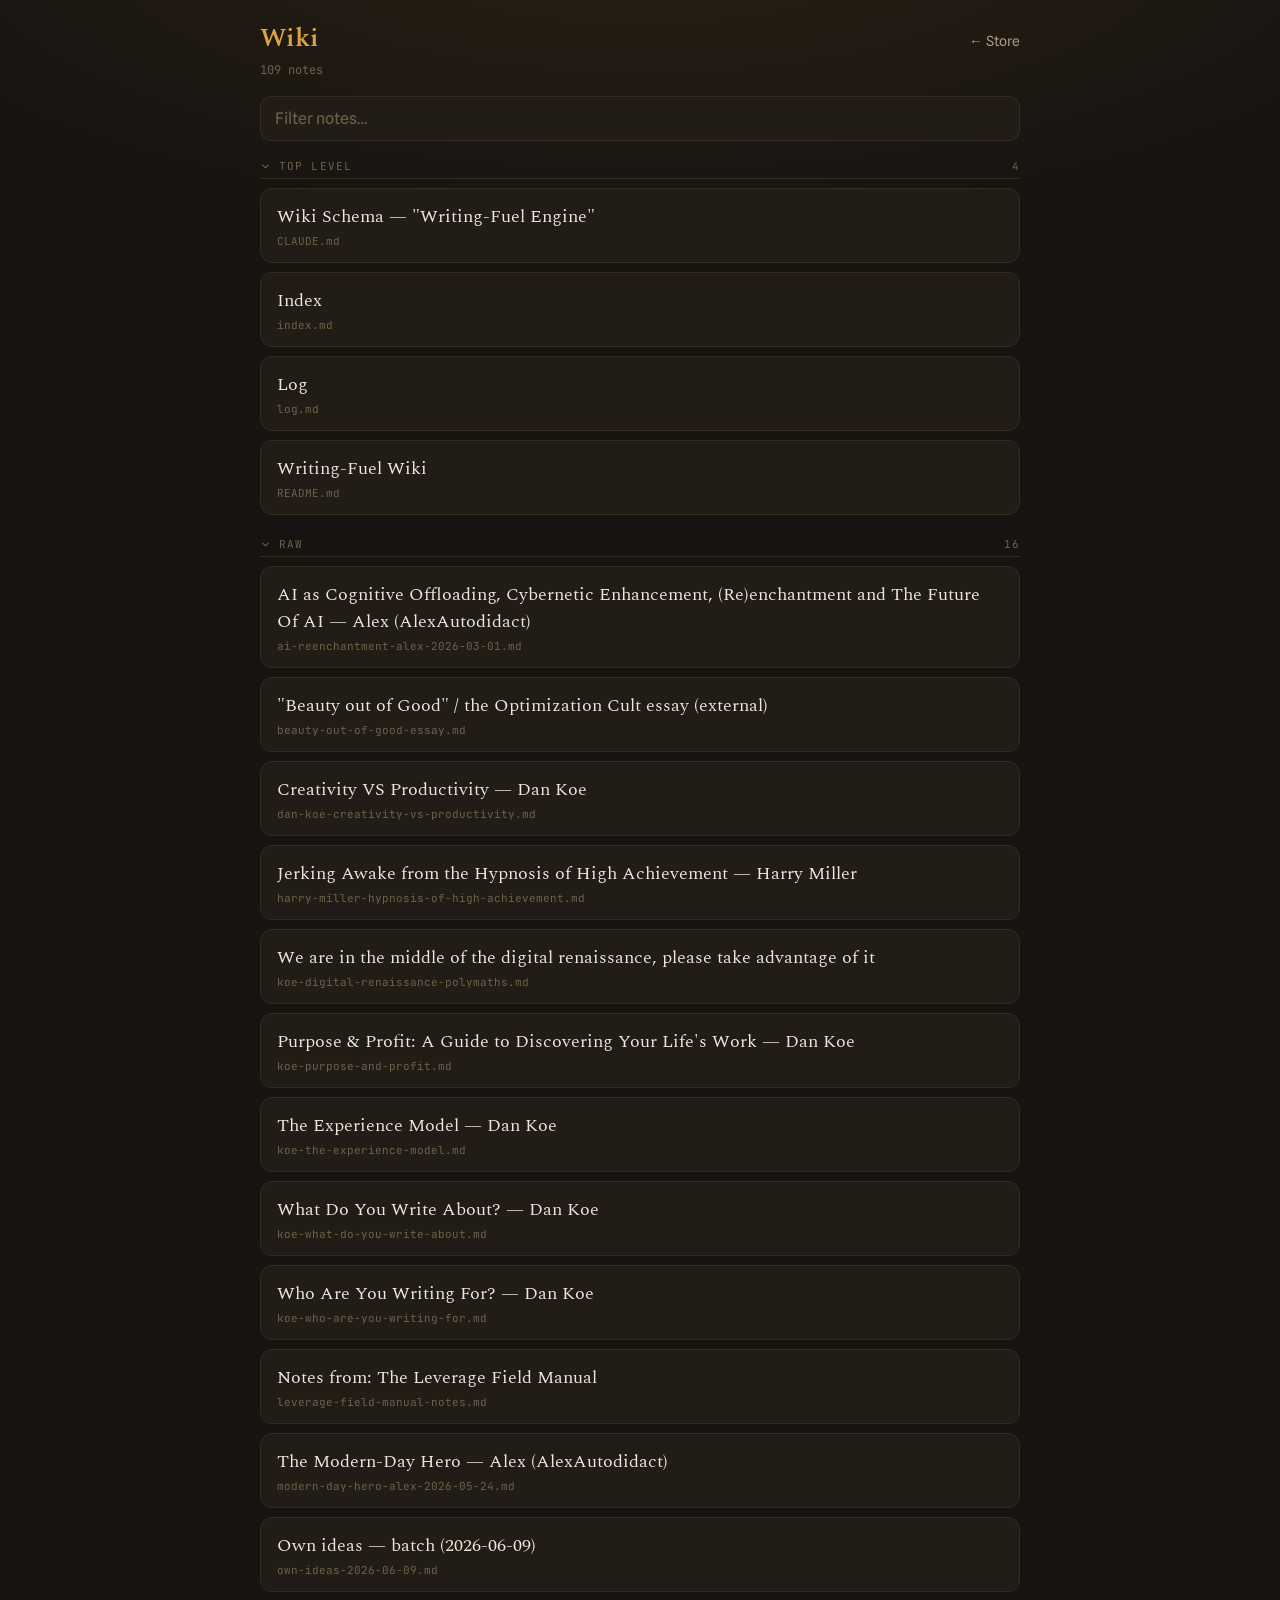
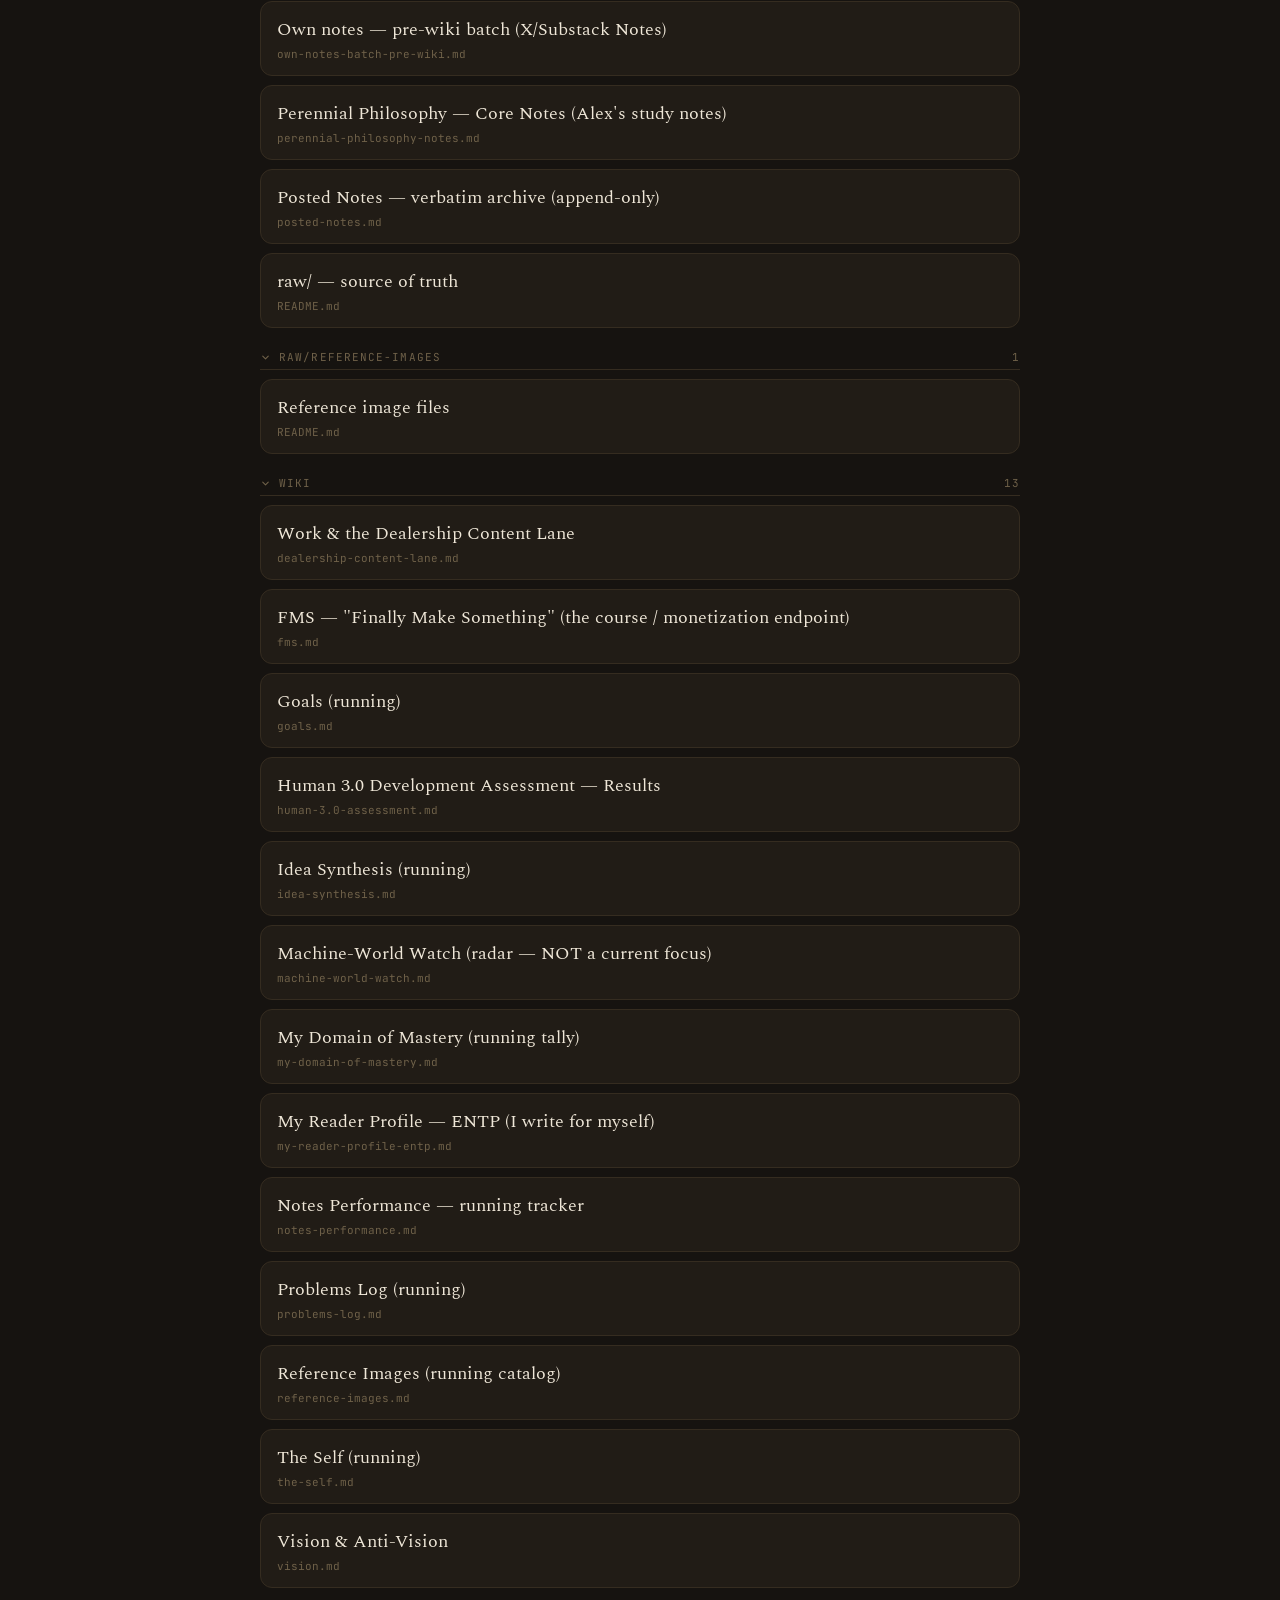
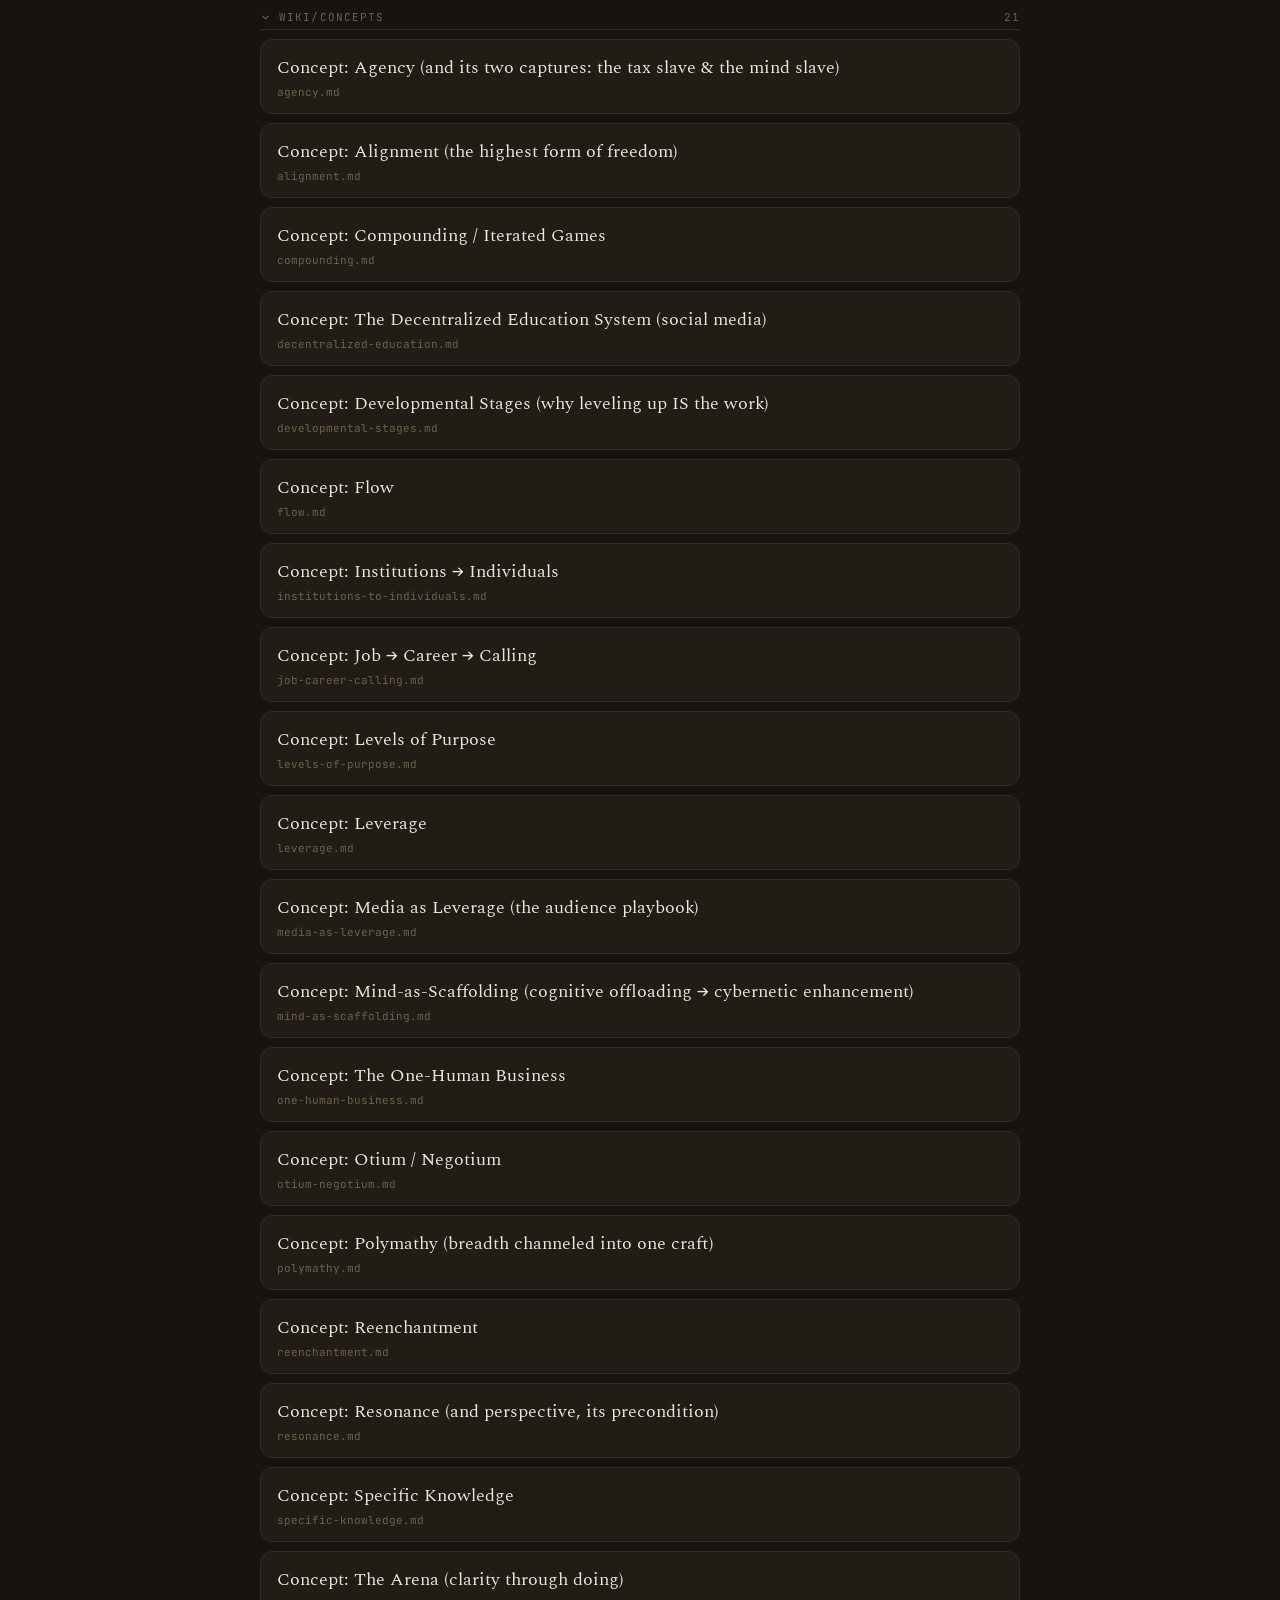
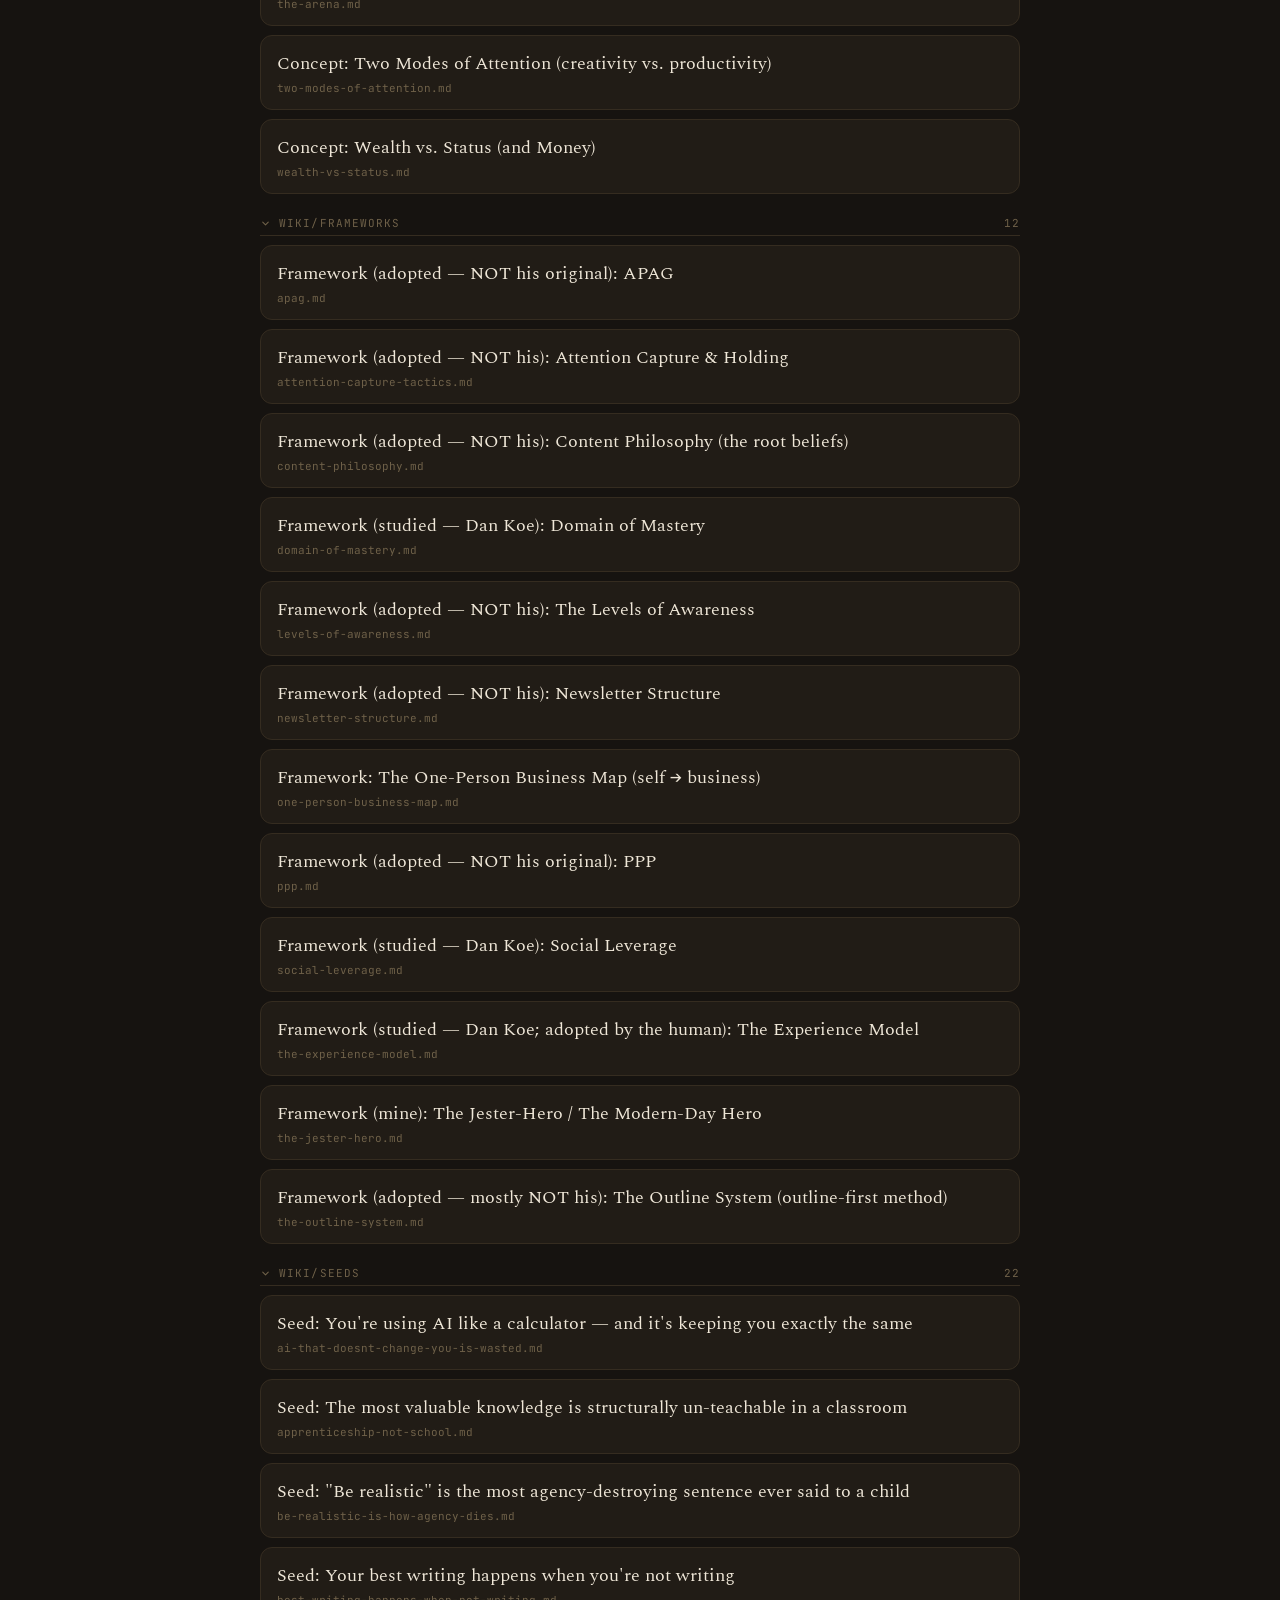
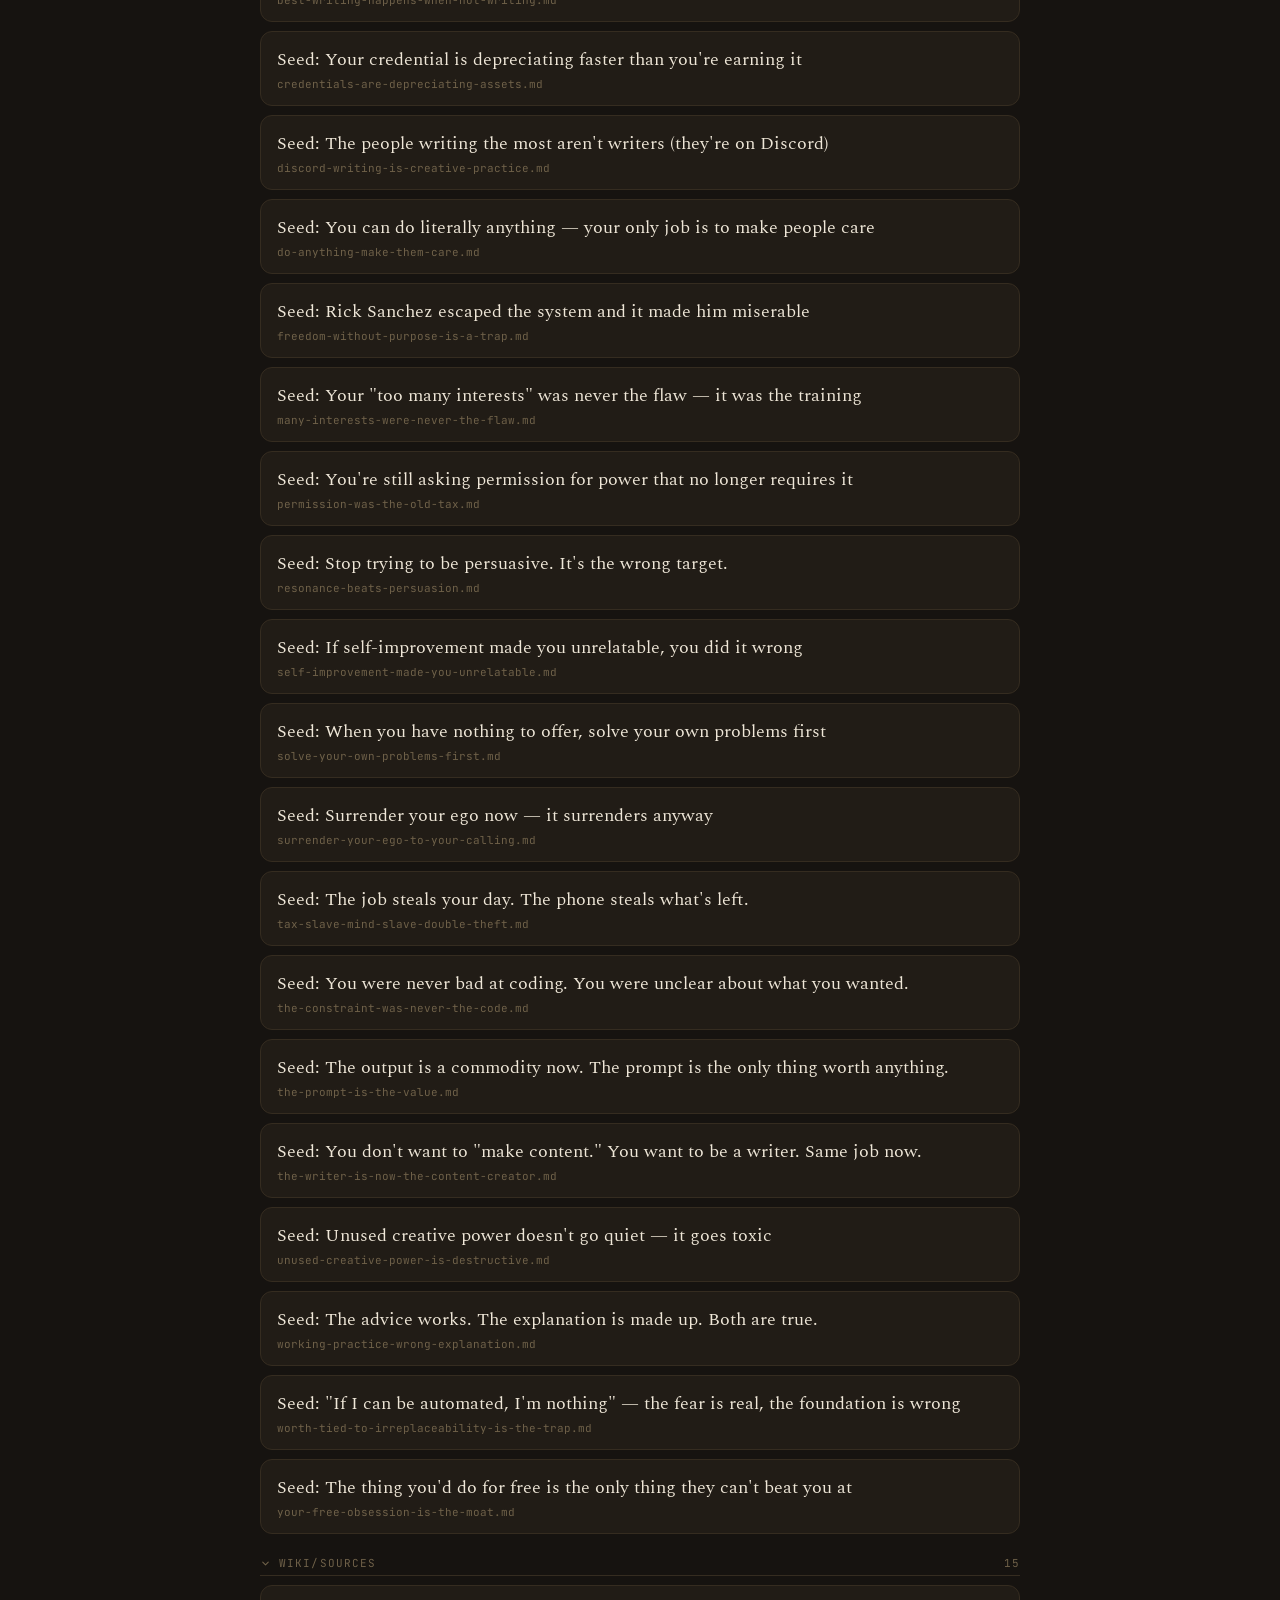
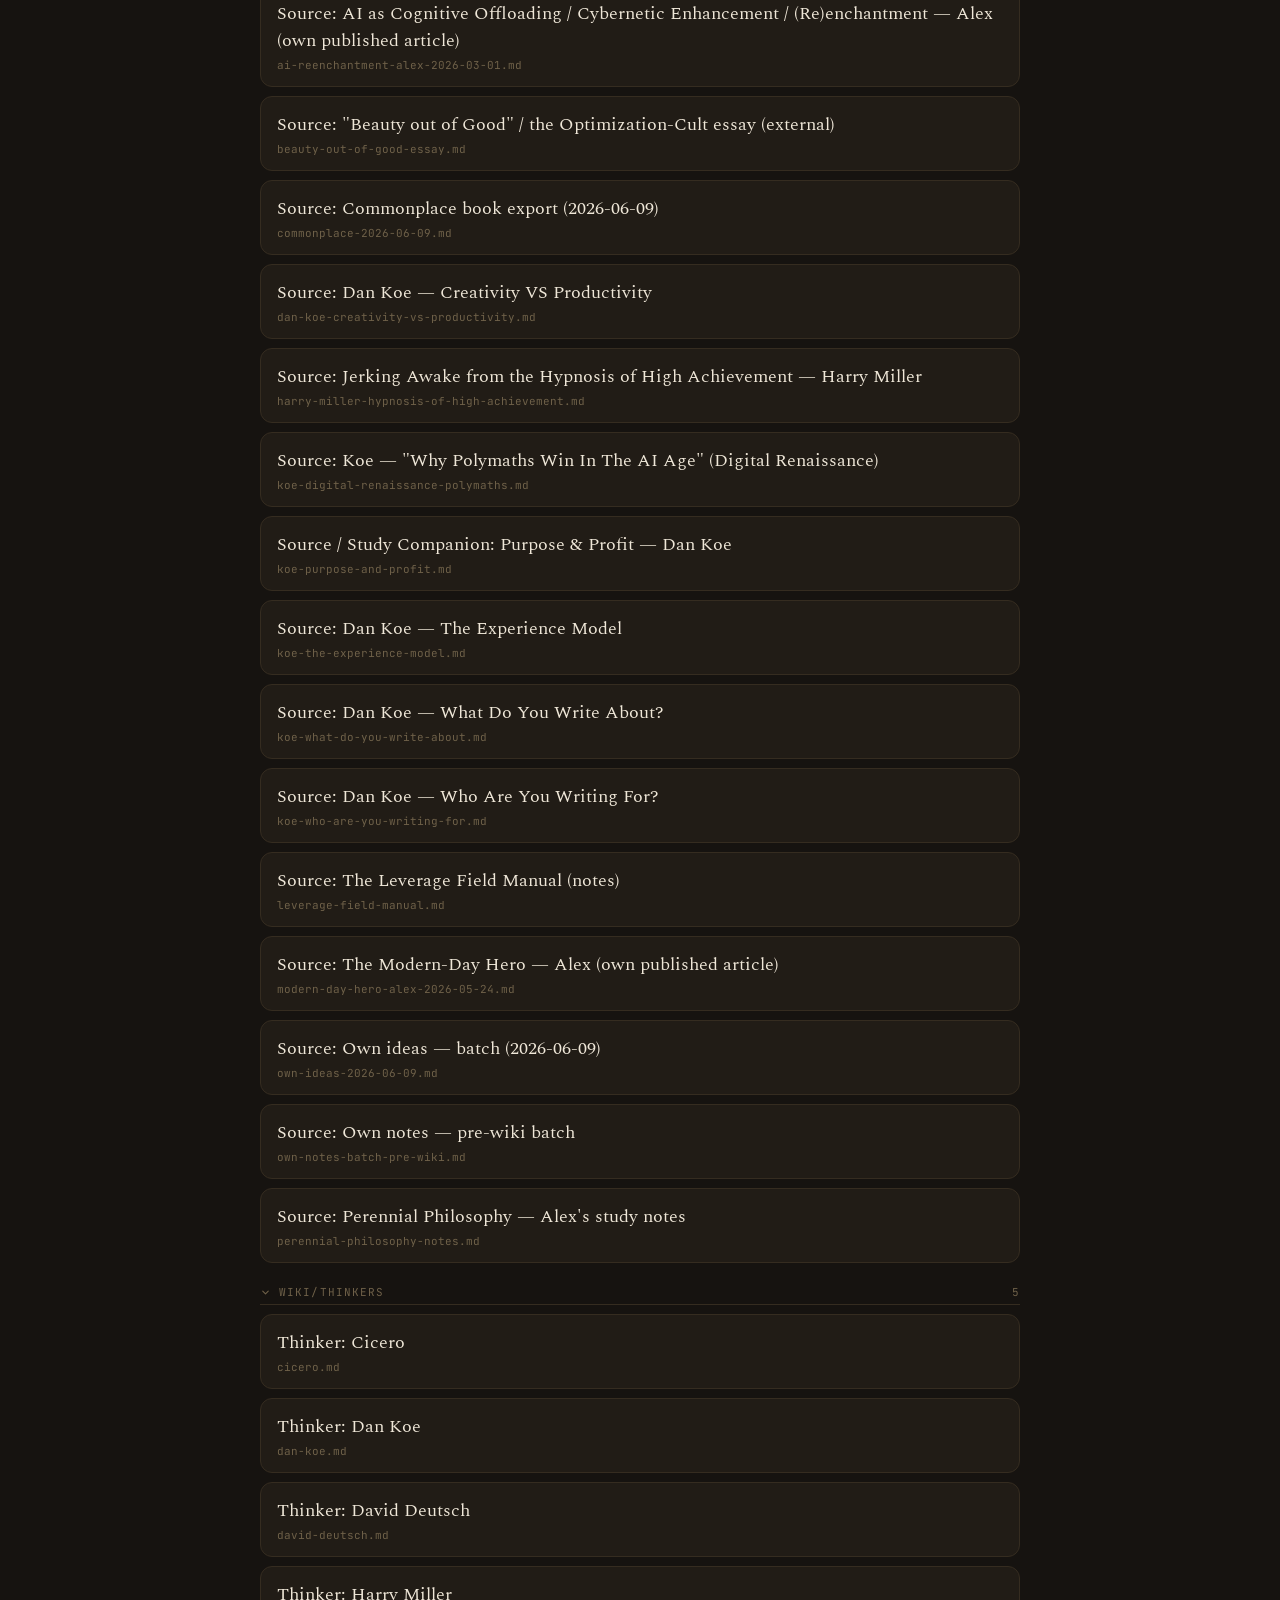
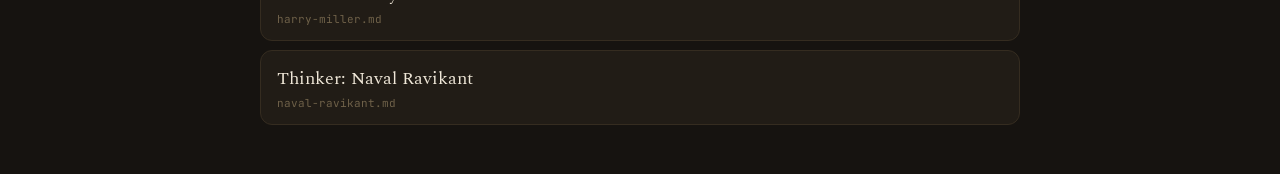
<file: apps/wiki/index.html>
<!DOCTYPE html>
<html lang="en">
<head>
<meta charset="UTF-8">
<meta name="viewport" content="width=device-width, initial-scale=1, viewport-fit=cover">
<title>Wiki</title>

<meta name="apple-mobile-web-app-capable" content="yes">
<meta name="apple-mobile-web-app-status-bar-style" content="black-translucent">
<meta name="apple-mobile-web-app-title" content="Wiki">
<meta name="theme-color" content="#161310">
<link rel="manifest" href="manifest.json">
<link rel="apple-touch-icon" sizes="180x180" href="apple-touch-icon.png">

<link rel="preconnect" href="https://fonts.googleapis.com">
<link rel="preconnect" href="https://fonts.gstatic.com" crossorigin>
<link href="https://fonts.googleapis.com/css2?family=Spectral:wght@400;500;600&family=Spline+Sans:wght@400;500;600&family=JetBrains+Mono:wght@500&display=swap" rel="stylesheet">

<style>
  :root {
    --bg: #161310;
    --surface: #211c16;
    --surface-2: #2a241c;
    --line: #352c20;
    --text: #efe7d8;
    --muted: #a9977c;
    --dim: #6f6149;
    --accent: #d9a441;     /* warm bronze */
    --accent-soft: #d9a4411c;
  }
  * { box-sizing: border-box; margin: 0; padding: 0; -webkit-tap-highlight-color: transparent; }
  body {
    background: var(--bg); color: var(--text);
    font-family: 'Spline Sans', sans-serif;
    min-height: 100vh;
    padding: max(18px, env(safe-area-inset-top)) 18px calc(40px + env(safe-area-inset-bottom));
    background-image: radial-gradient(120% 60% at 50% -8%, #2a2014 0%, transparent 58%);
    background-attachment: fixed;
  }
  .wrap { max-width: 760px; margin: 0 auto; }
  header { display: flex; align-items: baseline; justify-content: space-between; margin-bottom: 4px; }
  header h1 { font-family: 'Spectral', serif; font-weight: 600; font-size: 26px; color: var(--accent); letter-spacing: .01em; }
  .back-link, .crumb { color: var(--muted); text-decoration: none; font-size: 14px; cursor: pointer; background: none; border: none; font-family: inherit; }
  .back-link:hover, .crumb:hover { color: var(--accent); }
  .count { font-family: 'JetBrains Mono', monospace; font-size: 12px; color: var(--dim); margin: 4px 0 18px; }

  /* search */
  .search {
    width: 100%; background: var(--surface); border: 1px solid var(--line); border-radius: 11px;
    color: var(--text); font-family: 'Spline Sans', sans-serif; font-size: 16px; padding: 12px 14px;
    outline: none; margin-bottom: 18px; transition: border-color .15s;
  }
  .search:focus { border-color: var(--accent); }
  .search::placeholder { color: var(--dim); }

  /* note list */
  .note-row {
    display: block; width: 100%; text-align: left; cursor: pointer;
    background: var(--surface); border: 1px solid var(--line); border-radius: 12px;
    padding: 14px 16px; margin-bottom: 9px; transition: border-color .15s, transform .1s;
    font-family: inherit;
  }
  .note-row:hover { border-color: var(--accent); }
  .note-row:active { transform: scale(.99); }
  .note-row .nt { font-family: 'Spectral', serif; font-size: 18px; color: var(--text); }
  .note-row .np { font-family: 'JetBrains Mono', monospace; font-size: 11px; color: var(--dim); margin-top: 4px; overflow: hidden; text-overflow: ellipsis; white-space: nowrap; }
  .wiki-section { display: flex; align-items: center; gap: 8px; width: 100%; text-align: left; background: none; border: none; cursor: pointer;
    font-family: 'JetBrains Mono', monospace; font-size: 11px; letter-spacing: .1em; text-transform: uppercase; color: var(--dim);
    margin: 22px 0 9px; padding: 0 0 5px; border-bottom: 1px solid var(--line); }
  .wiki-section:first-child { margin-top: 0; }
  .wiki-section:hover { color: var(--accent); }
  .wiki-section .chev { display: inline-flex; transition: transform .18s; }
  .wiki-section.collapsed .chev { transform: rotate(-90deg); }
  .wiki-section .sec-count { margin-left: auto; color: var(--dim); }
  .wiki-group.collapsed { display: none; }
  /* internal note links */
  .doc a.wikilink { color: var(--accent); text-decoration: none; border-bottom: 1px dotted var(--accent); cursor: pointer; }
  .doc a.wikilink:hover { background: var(--accent-soft); }
  .doc .wikilink.broken { color: var(--dim); border-bottom: 1px dotted var(--dim); cursor: default; }

  .empty { text-align: center; color: var(--dim); font-family: 'Spectral', serif; font-style: italic; font-size: 18px; padding: 50px 20px; line-height: 1.6; }
  .empty code { font-family: 'JetBrains Mono', monospace; font-style: normal; color: var(--muted); font-size: 13px; }

  /* reader */
  #readerView { display: none; }
  .reader-bar { display: flex; align-items: center; justify-content: space-between; margin-bottom: 16px; }
  .raw-link { font-family: 'JetBrains Mono', monospace; font-size: 11px; color: var(--dim); text-decoration: none; }
  .raw-link:hover { color: var(--accent); }
  .doc { font-family: 'Spectral', serif; font-size: 18px; line-height: 1.65; color: var(--text); }
  .doc h1, .doc h2, .doc h3, .doc h4 { font-weight: 600; line-height: 1.3; margin: 1.4em 0 .5em; color: #f6efe0; }
  .doc h1 { font-size: 28px; color: var(--accent); }
  .doc h2 { font-size: 23px; }
  .doc h3 { font-size: 20px; }
  .doc h1:first-child, .doc h2:first-child { margin-top: 0; }
  .doc p { margin: .8em 0; }
  .doc ul, .doc ol { margin: .7em 0 .7em 1.4em; }
  .doc li { margin: .3em 0; }
  .doc a { color: var(--accent); }
  .doc code { font-family: 'JetBrains Mono', monospace; font-size: .85em; background: var(--surface-2); padding: 1px 6px; border-radius: 5px; }
  .doc pre { background: var(--surface); border: 1px solid var(--line); border-radius: 10px; padding: 14px; overflow-x: auto; margin: 1em 0; }
  .doc pre code { background: none; padding: 0; font-size: 13px; line-height: 1.5; }
  .doc blockquote { border-left: 3px solid var(--accent); padding-left: 14px; margin: 1em 0; color: var(--muted); font-style: italic; }
  .doc hr { border: none; border-top: 1px solid var(--line); margin: 1.6em 0; }
  .doc img { max-width: 100%; border-radius: 8px; }
  .loading { color: var(--dim); font-style: italic; padding: 30px 0; }
</style>
</head>
<body>
<div class="wrap">
  <header>
    <h1>Wiki</h1>
    <a class="back-link" href="../../store/index.html">← Store</a>
  </header>

  <!-- LIST -->
  <div id="listView">
    <div class="count" id="count">loading…</div>
    <input id="search" class="search" type="search" placeholder="Filter notes…" autocomplete="off">
    <div id="list"></div>
  </div>

  <!-- READER -->
  <div id="readerView">
    <div class="reader-bar">
      <button class="crumb" id="backBtn">← All notes</button>
      <a class="raw-link" id="rawLink" target="_blank" rel="noopener">view raw</a>
    </div>
    <div class="doc" id="doc"></div>
  </div>
</div>

<script>
(function () {
  const $ = id => document.getElementById(id);
  const NOTES_BASE = '../../notes/';
  let index = [];
  const byPath = {}, byBase = {};
  const attrEsc = s => String(s).replace(/&/g, '&amp;').replace(/"/g, '&quot;');
  const CHEV = '<svg width="11" height="11" viewBox="0 0 24 24" fill="none"><path d="M6 9l6 6 6-6" stroke="currentColor" stroke-width="2.4" stroke-linecap="round" stroke-linejoin="round"/></svg>';
  function buildLinkMaps() {
    for (const k in byPath) delete byPath[k]; for (const k in byBase) delete byBase[k];
    index.forEach(n => { const pl = n.path.toLowerCase(); byPath[pl] = n; byPath[pl.replace(/\.(md|markdown|txt)$/, '')] = n; const base = fileOf(n.path).replace(/\.[^.]+$/, '').toLowerCase(); if (!(base in byBase)) byBase[base] = n; });
  }
  // resolve an Obsidian [[link]] or a relative .md link target to an index note
  function resolveNote(target) {
    let t = String(target).split('#')[0].split('|')[0].trim(); if (!t) return null;
    t = t.replace(/^\.?\//, ''); const tl = t.toLowerCase();
    if (byPath[tl]) return byPath[tl];
    const base = tl.slice(tl.lastIndexOf('/') + 1).replace(/\.(md|markdown|txt)$/, '');
    return byBase[base] || null;
  }

  /* ── tiny markdown renderer (no libraries) ── */
  function esc(s) { return s.replace(/&/g, '&amp;').replace(/</g, '&lt;').replace(/>/g, '&gt;'); }
  function inline(t) {
    return t
      .replace(/`([^`]+)`/g, (m, c) => '<code>' + c + '</code>')
      .replace(/\[\[([^\]]+)\]\]/g, (m, inner) => wikiLink(inner))
      .replace(/!\[([^\]]*)\]\(([^)\s]+)[^)]*\)/g, '<img alt="$1" src="$2">')
      .replace(/\[([^\]]+)\]\(([^)\s]+)[^)]*\)/g, (m, text, url) => mdLink(text, url))
      .replace(/\*\*([^*]+)\*\*/g, '<strong>$1</strong>').replace(/__([^_]+)__/g, '<strong>$1</strong>')
      .replace(/\*([^*]+)\*/g, '<em>$1</em>').replace(/(^|\s)_([^_]+)_/g, '$1<em>$2</em>');
  }
  function wikiLink(inner) {
    const parts = inner.split('|'); const disp = (parts[1] || parts[0].split('#')[0]).trim() || parts[0];
    const n = resolveNote(parts[0]);
    return n ? `<a class="wikilink" data-note="${attrEsc(n.path)}">${disp}</a>` : `<span class="wikilink broken">${disp}</span>`;
  }
  function mdLink(text, url) {
    if (/^(https?:|mailto:|#)/i.test(url)) return `<a href="${url}" target="_blank" rel="noopener">${text}</a>`;
    const n = resolveNote(url);
    return n ? `<a class="wikilink" data-note="${attrEsc(n.path)}">${text}</a>` : `<a href="${url}" target="_blank" rel="noopener">${text}</a>`;
  }
  function mdToHtml(src) {
    src = src.replace(/\r\n?/g, '\n');
    const blocks = [];
    src = src.replace(/```[^\n]*\n([\s\S]*?)```/g, (m, code) => {
      blocks.push('<pre><code>' + esc(code.replace(/\n$/, '')) + '</code></pre>');
      return ' ' + (blocks.length - 1) + ' ';
    });
    src = esc(src);
    const L = src.split('\n'); let html = '', i = 0;
    const isPH = s => /^ \d+ $/.test(s.trim());
    while (i < L.length) {
      let line = L[i];
      if (isPH(line)) { html += blocks[+line.trim().slice(1, -1)]; i++; continue; }
      if (/^\s*$/.test(line)) { i++; continue; }
      let h = line.match(/^(#{1,6})\s+(.*)$/);
      if (h) { const n = h[1].length; html += `<h${n}>` + inline(h[2].trim()) + `</h${n}>`; i++; continue; }
      if (/^\s*([-*_])\1\1+\s*$/.test(line)) { html += '<hr>'; i++; continue; }
      if (/^\s*&gt;\s?/.test(line)) { let b = []; while (i < L.length && /^\s*&gt;\s?/.test(L[i])) { b.push(L[i].replace(/^\s*&gt;\s?/, '')); i++; } html += '<blockquote>' + inline(b.join(' ')) + '</blockquote>'; continue; }
      if (/^\s*[-*+]\s+/.test(line)) { let b = []; while (i < L.length && /^\s*[-*+]\s+/.test(L[i])) { b.push('<li>' + inline(L[i].replace(/^\s*[-*+]\s+/, '')) + '</li>'); i++; } html += '<ul>' + b.join('') + '</ul>'; continue; }
      if (/^\s*\d+\.\s+/.test(line)) { let b = []; while (i < L.length && /^\s*\d+\.\s+/.test(L[i])) { b.push('<li>' + inline(L[i].replace(/^\s*\d+\.\s+/, '')) + '</li>'); i++; } html += '<ol>' + b.join('') + '</ol>'; continue; }
      let b = [];
      while (i < L.length && !/^\s*$/.test(L[i]) && !isPH(L[i]) && !/^#{1,6}\s/.test(L[i]) && !/^\s*&gt;/.test(L[i]) && !/^\s*[-*+]\s+/.test(L[i]) && !/^\s*\d+\.\s+/.test(L[i])) { b.push(L[i]); i++; }
      html += '<p>' + inline(b.join(' ')) + '</p>';
    }
    return html;
  }

  /* ── list (grouped by folder) ── */
  const folderOf = p => { const i = p.lastIndexOf('/'); return i < 0 ? '' : p.slice(0, i); };
  const fileOf = p => { const i = p.lastIndexOf('/'); return i < 0 ? p : p.slice(i + 1); };
  const COLLAPSE_KEY = 'wiki.v1.collapsed';
  let collapsed = (() => { try { return new Set(JSON.parse(localStorage.getItem(COLLAPSE_KEY)) || []); } catch (e) { return new Set(); } })();
  const saveCollapsed = () => { try { localStorage.setItem(COLLAPSE_KEY, JSON.stringify([...collapsed])); } catch (e) {} };
  function renderList(filter) {
    const box = $('list');
    const q = (filter || '').trim().toLowerCase();
    const items = q ? index.filter(n => (n.title + ' ' + n.path).toLowerCase().includes(q)) : index;
    if (!index.length) {
      box.innerHTML = '<div class="empty">No notes synced yet.<br>Run <code>tools/sync-notes.ps1</code> once the junction is set up.</div>';
      return;
    }
    if (!items.length) { box.innerHTML = '<div class="empty">No notes match that filter.</div>'; return; }
    // bucket by folder, root group first then alphabetical
    const groups = {};
    items.forEach(n => { const f = folderOf(n.path); (groups[f] || (groups[f] = [])).push(n); });
    const folders = Object.keys(groups).sort((a, b) => a === '' ? -1 : b === '' ? 1 : a.localeCompare(b));
    box.innerHTML = '';
    folders.forEach(f => {
      const isCol = !q && collapsed.has(f);   // a filter shows everything expanded
      const head = document.createElement('button');
      head.className = 'wiki-section' + (isCol ? ' collapsed' : '');
      head.innerHTML = `<span class="chev">${CHEV}</span><span>${f === '' ? 'Top level' : esc(f)}</span><span class="sec-count">${groups[f].length}</span>`;
      box.appendChild(head);
      const grp = document.createElement('div');
      grp.className = 'wiki-group' + (isCol ? ' collapsed' : '');
      groups[f].forEach(n => {
        const row = document.createElement('button');
        row.className = 'note-row';
        const t = document.createElement('div'); t.className = 'nt'; t.textContent = n.title || n.path;
        const p = document.createElement('div'); p.className = 'np'; p.textContent = fileOf(n.path);
        row.appendChild(t); row.appendChild(p);
        row.addEventListener('click', () => openNote(n, 'list'));
        grp.appendChild(row);
      });
      box.appendChild(grp);
      head.addEventListener('click', () => {
        const nowCol = !grp.classList.contains('collapsed');
        grp.classList.toggle('collapsed', nowCol); head.classList.toggle('collapsed', nowCol);
        if (!q) { nowCol ? collapsed.add(f) : collapsed.delete(f); saveCollapsed(); }
      });
    });
  }

  /* ── reader ── */
  let navStack = [], currentNote = null;
  async function openNote(n, mode) {
    if (mode === 'list') navStack = [];
    else if (mode === 'link' && currentNote) navStack.push(currentNote);
    currentNote = n;
    $('listView').style.display = 'none';
    $('readerView').style.display = 'block';
    $('backBtn').textContent = navStack.length ? '← Back' : '← All notes';
    $('doc').innerHTML = '<div class="loading">opening…</div>';
    const url = NOTES_BASE + n.path.split('/').map(encodeURIComponent).join('/');
    $('rawLink').href = url;
    window.scrollTo(0, 0);
    try {
      const res = await fetch(url);
      if (!res.ok) throw new Error(res.status);
      const md = await res.text();
      $('doc').innerHTML = mdToHtml(md);
      // wire internal note links
      $('doc').querySelectorAll('a.wikilink[data-note]').forEach(a => a.addEventListener('click', e => { e.preventDefault(); const t = index.find(x => x.path === a.dataset.note); if (t) openNote(t, 'link'); }));
    } catch (e) {
      $('doc').innerHTML = '<div class="empty">Could not load this note.<br>It may need a sync, or you may be offline.</div>';
    }
  }
  function showList() {
    $('readerView').style.display = 'none';
    $('listView').style.display = 'block';
  }
  $('backBtn').addEventListener('click', () => { if (navStack.length) openNote(navStack.pop(), 'back'); else { currentNote = null; showList(); } });
  $('search').addEventListener('input', e => renderList(e.target.value));

  /* ── load index ── */
  fetch('notes-index.json', { cache: 'no-cache' })
    .then(r => r.ok ? r.json() : [])
    .then(data => {
      index = Array.isArray(data) ? data : [];
      index.sort((a, b) => (a.path || '').localeCompare(b.path || ''));
      buildLinkMaps();
      $('count').textContent = index.length + (index.length === 1 ? ' note' : ' notes');
      renderList('');
    })
    .catch(() => { index = []; $('count').textContent = '0 notes'; renderList(''); });

  if ('serviceWorker' in navigator) navigator.serviceWorker.register('sw.js').catch(() => {});
})();
</script>
</body>
</html>
</file>
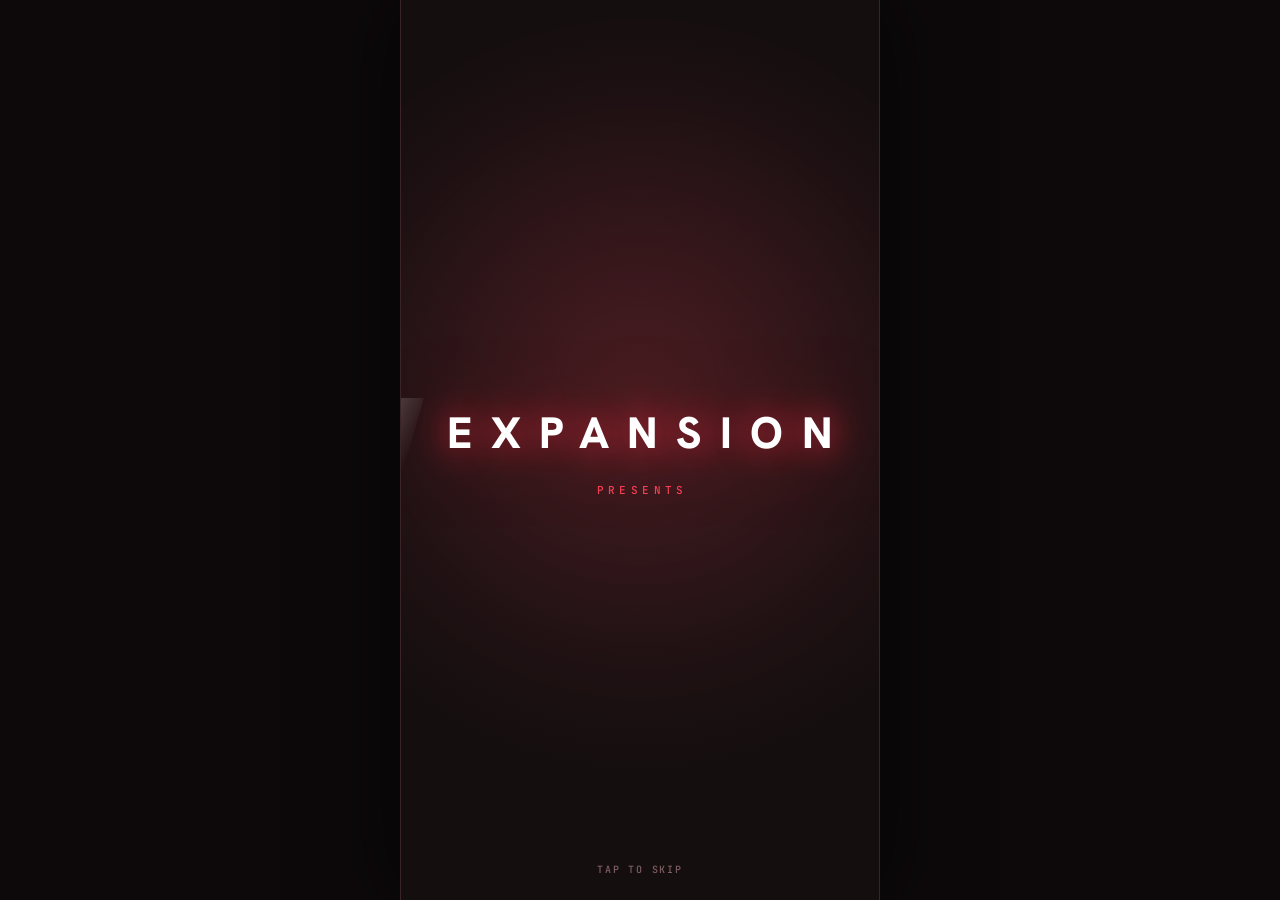
<file: maintrix-rebuild/client-build37/index.html>
<!DOCTYPE html>
<html lang="en">
<head>
<meta charset="UTF-8">
<meta name="viewport" content="width=device-width, initial-scale=1, viewport-fit=cover, interactive-widget=resizes-content">
<title>Maintrix</title>
<meta name="apple-mobile-web-app-capable" content="yes">
<meta name="apple-mobile-web-app-status-bar-style" content="black-translucent">
<meta name="apple-mobile-web-app-title" content="Maintrix">
<meta name="theme-color" content="#150e10">
<meta name="referrer" content="no-referrer">
<!-- script-src is 'self' only: the app is one external bundle (app.js) with the Supabase client
     compiled in, so there is no inline script and no third-party script host to allow. That means
     an injected <script> or on*= handler is blocked by the browser even if an escaping bug ever
     slips through. style-src still needs 'unsafe-inline' for the app's inline style attributes.
     frame-ancestors/report-uri/sandbox are no-ops via <meta> (need a real HTTP header). -->
<meta http-equiv="Content-Security-Policy" content="default-src 'self'; script-src 'self' https://challenges.cloudflare.com; style-src 'self' 'unsafe-inline'; font-src 'self'; img-src 'self' data: blob: https://*.supabase.co; media-src 'self' blob: https://*.supabase.co; connect-src 'self' https://*.supabase.co wss://*.supabase.co https://ntfy.sh wss://ntfy.sh; base-uri 'self'; form-action 'self'; object-src 'none'; frame-src https://challenges.cloudflare.com; child-src https://challenges.cloudflare.com; worker-src 'self'; manifest-src 'self'; upgrade-insecure-requests;">
<link rel="manifest" href="manifest.json">
<link rel="apple-touch-icon" sizes="180x180" href="apple-touch-icon.png">
<link rel="stylesheet" href="app.css?v=fb23f1bb" integrity="sha384-jAPf/7YfrHSBGO8xGdmos7904peSX3n7vvMqPSe0+LbXER9YNf6ermumrF3uxlBW" crossorigin="anonymous">
</head>
<body>
<div class="frame">
  <div id="rotatePrompt"><svg width="52" height="52" viewBox="0 0 24 24" fill="none"><rect x="2" y="7" width="14" height="10" rx="2" stroke="currentColor" stroke-width="1.6"/><path d="M19 9v6M22 10.5v3" stroke="currentColor" stroke-width="1.6" stroke-linecap="round"/></svg><p>Maintrix is built for portrait — rotate your device to continue.</p></div>
  <div id="intro"><span class="ex-ring"></span><span class="ex-ring two"></span><div class="ex-word">Expansion</div><div class="ex-sub">presents</div><div class="ex-skip">tap to skip</div></div>

  <div id="auth">
    <div class="auth-glow"></div>
    <div class="logo-mark"><svg width="30" height="30" viewBox="0 0 24 24" fill="none"><path d="M4 5h16v11H7l-3 3V5z" fill="#fff"/><path d="M8.5 10.5l1.8 1.8 3.4-3.4" stroke="#ed2e44" stroke-width="2" stroke-linecap="round" stroke-linejoin="round"/></svg></div>
    <div class="eyebrow">Maintrix</div>
    <h1>Welcome to heaven on earth.</h1>
    <p class="tag">Discord for smart people. One <b>self</b>, one <b>world</b> — where you talk, you grow, and you become who you're trying to be.</p>
    <div class="auth-feats">
      <span class="auth-feat"><svg viewBox="0 0 24 24" fill="none"><path d="M4 5h16v11H8l-4 3V5z" stroke="currentColor" stroke-width="1.8" stroke-linejoin="round"/></svg>Talk</span>
      <span class="auth-feat"><svg viewBox="0 0 24 24" fill="none"><path d="M12 20V10M12 10c0-3 2-6 6-6-1 4-2 6-6 6zM12 10c0-2-1.5-4-5-4 .5 3 1.5 4 5 4z" stroke="currentColor" stroke-width="1.6" stroke-linejoin="round"/></svg>Grow</span>
      <span class="auth-feat"><svg viewBox="0 0 24 24" fill="none"><path d="M12 3l1.6 5.4L19 10l-5.4 1.6L12 17l-1.6-5.4L5 10l5.4-1.6L12 3z" stroke="currentColor" stroke-width="1.4" stroke-linejoin="round"/></svg>Become</span>
    </div>
    <div style="max-width:340px;width:100%;margin:0 auto;display:flex;flex-direction:column;gap:10px">
      <button class="btn block" id="beginBtn">Create your identity</button>
    </div>
    <div class="fine">Your identity is saved on this device.</div>
  </div>

  <div id="supaAuth" class="hidden">
    <div class="auth-glow"></div>
    <div class="logo-mark"><svg width="30" height="30" viewBox="0 0 24 24" fill="none"><path d="M4 5h16v11H7l-3 3V5z" fill="#fff"/><path d="M8.5 10.5l1.8 1.8 3.4-3.4" stroke="#ed2e44" stroke-width="2" stroke-linecap="round" stroke-linejoin="round"/></svg></div>
    <div class="eyebrow">Maintrix</div>
    <h1 id="saTitle">Sign in to your world.</h1>
    <p class="tag" id="saTag">Your identity, your world — wherever you sign in.</p>
    <div style="max-width:340px;width:100%;margin:0 auto;display:flex;flex-direction:column;gap:10px">
      <div class="field-ic"><span class="fi-ic"><svg viewBox="0 0 24 24" fill="none"><path d="M3 6.5l9 6 9-6M4 5h16a1 1 0 011 1v12a1 1 0 01-1 1H4a1 1 0 01-1-1V6a1 1 0 011-1z" stroke="currentColor" stroke-width="1.6" stroke-linejoin="round"/></svg></span><input id="saEmail" type="email" placeholder="you@email.com" autocomplete="email"></div>
      <div class="field-ic"><span class="fi-ic"><svg viewBox="0 0 24 24" fill="none"><rect x="5" y="11" width="14" height="9" rx="2" stroke="currentColor" stroke-width="1.6"/><path d="M8 11V8a4 4 0 018 0v3" stroke="currentColor" stroke-width="1.6"/></svg></span><input id="saPass" type="password" placeholder="Password" autocomplete="current-password"><button type="button" class="fi-toggle" id="saPassToggle" title="Show password"><svg viewBox="0 0 24 24" fill="none"><path d="M2 12s3.5-7 10-7 10 7 10 7-3.5 7-10 7-10-7-10-7z" stroke="currentColor" stroke-width="1.6"/><circle cx="12" cy="12" r="3" stroke="currentColor" stroke-width="1.6"/></svg></button></div>
      <button class="btn block" id="saGo">Sign in</button>
      <button class="btn ghost block" id="saToggle">New here? Create an account</button>
    </div>
    <div class="fine" id="saStatus"></div>
  </div>

  <div id="onboard" class="hidden">
    <div class="ob-head"><div class="ob-dots" id="obDots"></div></div>
    <div class="ob-step on" data-step="0">
      <div class="ob-k"><svg width="12" height="12" viewBox="0 0 24 24" fill="none"><circle cx="9" cy="8" r="3" stroke="currentColor" stroke-width="1.7"/><path d="M3 19a6 6 0 0112 0" stroke="currentColor" stroke-width="1.7" stroke-linecap="round"/><path d="M16 6a3 3 0 010 6m1 7a6 6 0 00-2-4" stroke="currentColor" stroke-width="1.7" stroke-linecap="round"/></svg> Identity · 1 of 4</div><h2>Who walks in?</h2>
      <p class="sub">Your name and where you're from. Your location shows near you in the world rooms.</p>
      <div class="field"><label>Display name</label><input id="obName" placeholder="Choose a name" maxlength="20" autocomplete="off"></div>
      <div class="field"><label>@handle — permanent, for mentions</label><input id="obHandle" placeholder="handle" maxlength="20" autocomplete="off"></div>
      <div class="field"><label>Country</label><select id="obCountry"></select></div>
      <div class="field"><label>State / Region</label><div id="obRegionWrap"></div></div>
    </div>
    <div class="ob-step" data-step="1">
      <div class="ob-k"><svg width="12" height="12" viewBox="0 0 24 24" fill="none"><circle cx="12" cy="12" r="9" stroke="currentColor" stroke-width="1.6"/><circle cx="12" cy="12" r="4.5" stroke="currentColor" stroke-width="1.6"/><circle cx="12" cy="12" r="1" fill="currentColor"/></svg> Identity · 2 of 4</div><h2>What are you chasing?</h2>
      <p class="sub">The one thing you're psychologically drawn to. Permanent — it places you in your world and matches you to people chasing the same. Pick one.</p>
      <div id="obGoals"></div>
    </div>
    <div class="ob-step" data-step="2">
      <div class="ob-k"><svg width="12" height="12" viewBox="0 0 24 24" fill="none"><path d="M12 3l8 3v6c0 5-4 8-8 9-4-1-8-4-8-9V6l8-3z" stroke="currentColor" stroke-width="1.7" stroke-linejoin="round"/></svg> Identity · 3 of 4</div><h2>What are you escaping?</h2>
      <p class="sub">What you're psychologically afraid of. Also permanent. Pick up to two, then a line about who you're becoming.</p>
      <div class="chips" id="obFears" style="margin-bottom:18px"></div>
      <div class="field"><label>Bio</label><textarea id="obBio" placeholder="Who are you becoming?"></textarea></div>
    </div>
    <div class="ob-step" data-step="3">
      <div class="ob-k"><svg width="12" height="12" viewBox="0 0 24 24" fill="none"><path d="M12 3l1.6 5.4L19 10l-5.4 1.6L12 17l-1.6-5.4L5 10l5.4-1.6L12 3z" stroke="currentColor" stroke-width="1.4" stroke-linejoin="round" fill="currentColor"/></svg> Identity · 4 of 4</div><h2>Who are you, deeper down?</h2>
      <p class="sub">Optional personality systems. Pick your type if you know it, leave any on "Unsure," and take the test for it anytime from your profile.</p>
      <div id="obPersonality"></div>
    </div>
    <div class="ob-foot"><button class="btn ghost" id="obBack">Back</button><button class="btn block" id="obNext">Continue</button></div>
  </div>

  <div id="app">
    <div id="maintBanner" class="maint-banner" style="display:none"></div>
    <div class="topbar"><div class="tb-title"><span id="tbTitle">Nexus</span><span class="tb-sub" id="tbSub"></span></div><span class="tier-pill" id="tierPill">Lite</span><button class="tb-btn" id="globalSearchBtn"></button><button class="tb-btn bell" id="notifBtn"></button><button class="tb-btn" id="profileBtn"></button></div>
    <div id="view">
      <section class="screen" id="s-nexus"></section>
      <section class="screen" id="s-connect"></section>
      <section class="screen" id="s-feed"></section>
      <section class="screen" id="s-debates"></section>
      <section class="screen" id="s-live"></section>
      <section class="screen" id="s-lobby"></section>
      <section class="screen" id="s-overwatch"></section>
    </div>
    <div class="msgbar" id="msgBar"><button id="msgBarBtn"></button></div>
    <nav class="botnav" id="botnav"></nav>
  </div>

  <div class="subscreen" id="subscreen"></div>
  <div class="pv-screen" id="pvScreen"></div>
  <div class="ls-screen" id="lsScreen"></div>
  <div class="sheet-scrim" id="sheetScrim"><div class="sheet" id="sheet"></div></div>
  <div class="confirm-scrim" id="confirmScrim"></div>
  <div class="toast" id="toast"></div>
</div>

<script src="app.js?v=fb23f1bb" defer integrity="sha384-oz7OCj4rAJuZgn/R63Br23IRK+QXNtEwTvj2o4gW9iMNsrlZCfm7F62Wwi66QPtR" crossorigin="anonymous"></script>
</body>
</html>
</file>
